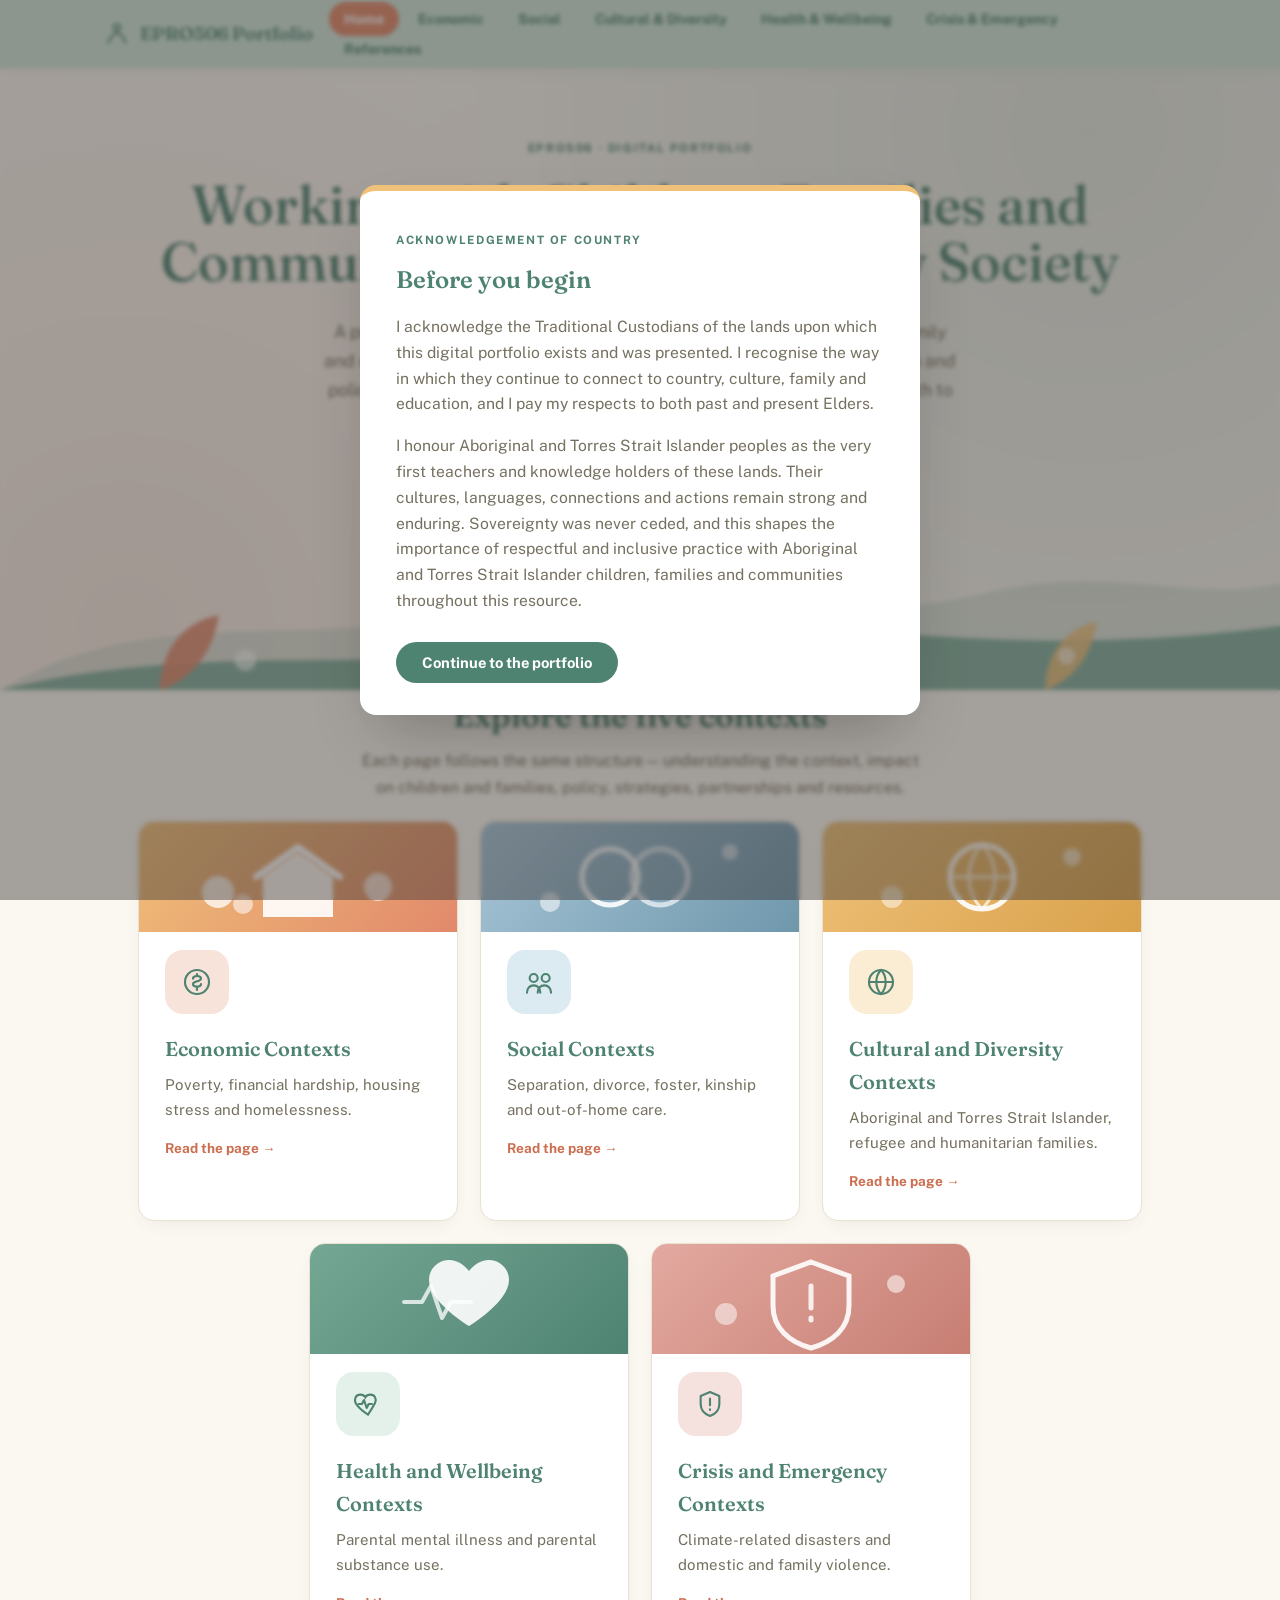
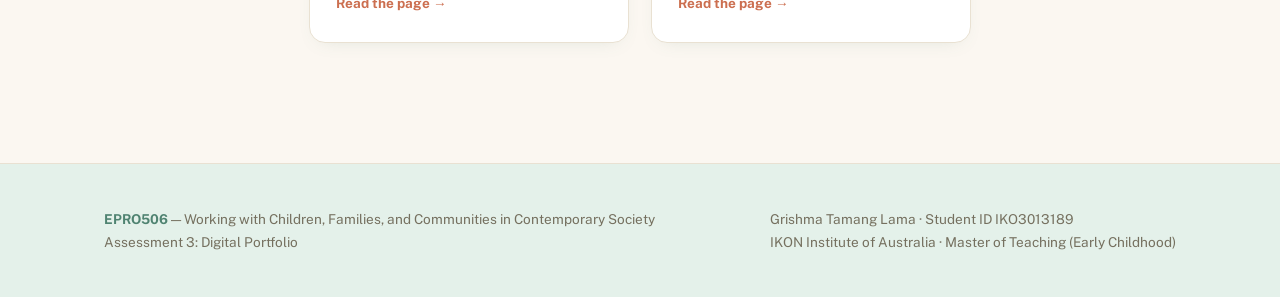
<file: index.html>
<!DOCTYPE html>
<html lang="en">
<head>
<meta charset="UTF-8">
<meta name="viewport" content="width=device-width, initial-scale=1.0">
<title>Working with Children, Families and Communities — EPRO506 Digital Portfolio</title>
<meta name="description" content="A professional resource for early childhood educators, exploring five family and community contexts.">
<link rel="preconnect" href="https://fonts.googleapis.com">
<link rel="preconnect" href="https://fonts.gstatic.com" crossorigin>
<link href="https://fonts.googleapis.com/css2?family=Fraunces:opsz,wght@9..144,400;9..144,500;9..144,600&family=Public+Sans:wght@400;500;600;700&display=swap" rel="stylesheet">
<link rel="stylesheet" href="style.css">
<noscript><style>.reveal{opacity:1!important;transform:none!important;} .hero-anim{opacity:1!important;transform:none!important;}</style></noscript>
</head>
<body>
<a class="skip-link" href="#main">Skip to content</a>

<!-- Acknowledgement of Country popup -->
<div class="ack-overlay" id="ackOverlay" role="dialog" aria-modal="true" aria-labelledby="ackTitle">
  <div class="ack-modal">
    <span class="eyebrow">Acknowledgement of Country</span>
    <h2 id="ackTitle">Before you begin</h2>
    <p>I acknowledge the Traditional Custodians of the lands upon which this digital portfolio exists and was presented. I recognise the way in which they continue to connect to country, culture, family and education, and I pay my respects to both past and present Elders.</p>
    <p>I honour Aboriginal and Torres Strait Islander peoples as the very first teachers and knowledge holders of these lands. Their cultures, languages, connections and actions remain strong and enduring. Sovereignty was never ceded, and this shapes the importance of respectful and inclusive practice with Aboriginal and Torres Strait Islander children, families and communities throughout this resource.</p>
    <button id="ackClose">Continue to the portfolio</button>
  </div>
</div>

<nav class="site-nav" aria-label="Primary navigation">
  <div class="container">
    <a class="brand" href="index.html">
      <svg viewBox="0 0 24 24" fill="none" stroke="currentColor" stroke-width="1.8"><path d="M4 20c2-6 6-9 8-9s6 3 8 9" stroke-linecap="round"/><circle cx="12" cy="6" r="3"/></svg>
      EPRO506 Portfolio
    </a>
    <button class="nav-toggle" id="navToggle" aria-label="Toggle menu"><span></span></button>
    <ul class="nav-links" id="navLinks">
      <li><a aria-current="page" href="index.html" class="active">Home</a></li>
      <li><a href="economic.html">Economic</a></li>
      <li><a href="social.html">Social</a></li>
      <li><a href="cultural.html">Cultural &amp; Diversity</a></li>
      <li><a href="health.html">Health &amp; Wellbeing</a></li>
      <li><a href="crisis.html">Crisis &amp; Emergency</a></li><li><a href="references.html">References</a></li>
    </ul>
  </div>
</nav>

<main id="main">
  <section class="hero">
    <div class="container">
      <span class="eyebrow hero-anim d1">EPRO506 · Digital Portfolio</span>
      <h1 class="hero-anim d2" tabindex="-1">Working with Children, Families and Communities in Contemporary Society</h1>
      <p class="lead hero-anim d3">A professional resource for early childhood educators, exploring five family and community contexts through sociological theory, Australian research and policy, evidence-based strategy, and practical resources for children birth to five years.</p>
    </div>
    <svg class="hero-illustration hero-anim d3" viewBox="0 0 1200 340" xmlns="http://www.w3.org/2000/svg" preserveAspectRatio="xMidYMax slice" aria-hidden="true">
      <circle class="sun" cx="1030" cy="72" r="38" fill="var(--accent-soft)" opacity="0.85"/>
      <path d="M0 340 C 150 250, 300 310, 460 260 C 620 210, 760 290, 920 250 C 1040 220, 1120 260, 1200 240 L1200 340 Z" fill="var(--sage)" opacity="0.35"/>
      <path d="M0 340 C 200 290, 380 330, 560 295 C 760 255, 900 320, 1200 280 L1200 340 Z" fill="var(--primary)" opacity="0.85"/>
      <g class="leaf" opacity="0.9">
        <path d="M150 340 C150 300 175 275 205 270 C 200 305 180 330 150 340 Z" fill="var(--accent)"/>
      </g>
      <g class="leaf leaf2" opacity="0.85">
        <path d="M980 340 C980 305 1000 282 1028 276 C1024 308 1006 330 980 340 Z" fill="var(--accent-soft)"/>
      </g>
      <g class="leaf leaf3" opacity="0.8">
        <path d="M600 340 C600 312 616 294 640 288 C637 314 622 332 600 340 Z" fill="var(--sage)"/>
      </g>
      <circle cx="230" cy="312" r="10" fill="#fff" opacity="0.6"/>
      <circle cx="1000" cy="308" r="8" fill="#fff" opacity="0.55"/>

      <!-- Educator and children scene (illustrated, not photographic) -->
      <g class="classroom-scene" transform="translate(390, 125)">
        <ellipse cx="290" cy="176" rx="105" ry="11" fill="var(--primary-dark)" opacity="0.15"/>
        <!-- easel -->
        <path d="M20 170 L55 40 L90 170" fill="none" stroke="var(--accent-soft)" stroke-width="5" stroke-linecap="round"/>
        <rect x="15" y="55" width="80" height="55" rx="6" fill="#fff" opacity="0.92"/>
        <path d="M28 92 Q55 55 82 92" fill="none" stroke="var(--accent)" stroke-width="5" stroke-linecap="round"/>
        <!-- educator (abstract, faceless) -->
        <g class="wave-arm">
          <ellipse cx="150" cy="140" rx="32" ry="42" fill="var(--primary)"/>
          <circle cx="150" cy="76" r="24" fill="var(--rose)"/>
          <path d="M124 128 Q100 112 96 84" stroke="var(--primary)" stroke-width="14" stroke-linecap="round" fill="none"/>
        </g>
        <!-- children (abstract, faceless, seated) -->
        <path d="M205 172 Q205 140 232 140 Q259 140 259 172 Z" fill="var(--accent)"/>
        <circle cx="232" cy="122" r="19" fill="#fff" opacity="0.95"/>
        <path d="M262 174 Q262 144 286 144 Q310 144 310 174 Z" fill="var(--sky)"/>
        <circle cx="286" cy="128" r="17" fill="#fff" opacity="0.95"/>
        <path d="M313 172 Q313 142 337 142 Q361 142 361 172 Z" fill="var(--accent-soft)"/>
        <circle cx="337" cy="126" r="17" fill="#fff" opacity="0.95"/>
      </g>
    </svg>
  </section>

  <section class="container">
    <h2 style="text-align:center; margin-bottom: 6px;">Explore the five contexts</h2>
    <p style="text-align:center; color: var(--ink-soft); max-width: 560px; margin: 0 auto;">Each page follows the same structure — understanding the context, impact on children and families, policy, strategies, partnerships and resources.</p>
    <div class="card-grid">

      <a class="card" href="economic.html">
        <div class="card-image grad-econ">
<svg viewBox="0 0 300 110" xmlns="http://www.w3.org/2000/svg" aria-hidden="true">
<path d="M150 30 L185 55 L185 95 L115 95 L115 55 Z" fill="#fff" opacity="0.9"/>
<path d="M108 55 L150 25 L192 55" fill="none" stroke="#fff" stroke-width="6" stroke-linecap="round" stroke-linejoin="round"/>
<circle cx="70" cy="70" r="16" fill="#fff" opacity="0.75"/>
<circle cx="95" cy="82" r="10" fill="#fff" opacity="0.55"/>
<circle cx="230" cy="65" r="14" fill="#fff" opacity="0.65"/>
</svg>
</div>
        <div class="icon-wrap"><svg class="icon" viewBox="0 0 24 24" fill="none" stroke="currentColor" stroke-width="1.6"><circle cx="12" cy="12" r="9"/><path d="M9 9.5c0-1.1 1.3-2 3-2s3 .9 3 2-1.3 1.5-3 2-3 .9-3 2 1.3 2 3 2 3-.9 3-2" stroke-linecap="round"/><path d="M12 6v1.5M12 16.5V18" stroke-linecap="round"/></svg></div>
        <h3>Economic Contexts</h3>
        <p>Poverty, financial hardship, housing stress and homelessness.</p>
        <span class="go">Read the page →</span>
      </a>

      <a class="card" href="social.html">
        <div class="card-image grad-social">
<svg viewBox="0 0 300 110" xmlns="http://www.w3.org/2000/svg" aria-hidden="true">
<circle cx="120" cy="55" r="28" fill="none" stroke="#fff" stroke-width="5" opacity="0.9"/>
<circle cx="170" cy="55" r="28" fill="none" stroke="#fff" stroke-width="5" opacity="0.65"/>
<circle cx="60" cy="80" r="10" fill="#fff" opacity="0.55"/>
<circle cx="240" cy="30" r="8" fill="#fff" opacity="0.5"/>
</svg>
</div>
        <div class="icon-wrap"><svg class="icon" viewBox="0 0 24 24" fill="none" stroke="currentColor" stroke-width="1.6"><circle cx="8" cy="9" r="3"/><circle cx="17" cy="9" r="3"/><path d="M3 20c0-3.3 2.2-5.5 5-5.5s5 2.2 5 5.5M11 20c0-3.3 2.2-5.5 5-5.5s5 2.2 5 5.5" stroke-linecap="round"/></svg></div>
        <h3>Social Contexts</h3>
        <p>Separation, divorce, foster, kinship and out-of-home care.</p>
        <span class="go">Read the page →</span>
      </a>

      <a class="card" href="cultural.html">
        <div class="card-image grad-cultural">
<svg viewBox="0 0 300 110" xmlns="http://www.w3.org/2000/svg" aria-hidden="true">
<circle cx="150" cy="55" r="32" fill="none" stroke="#fff" stroke-width="5" opacity="0.9"/>
<path d="M118 55h64M150 23c9 9 13 21 13 32s-4 23-13 32c-9-9-13-21-13-32s4-23 13-32z" fill="none" stroke="#fff" stroke-width="3" opacity="0.7"/>
<circle cx="60" cy="75" r="11" fill="#fff" opacity="0.5"/>
<circle cx="240" cy="35" r="9" fill="#fff" opacity="0.55"/>
</svg>
</div>
        <div class="icon-wrap"><svg class="icon" viewBox="0 0 24 24" fill="none" stroke="currentColor" stroke-width="1.6"><circle cx="12" cy="12" r="9"/><path d="M3 12h18M12 3c2.5 2.5 3.5 6 3.5 9s-1 6.5-3.5 9c-2.5-2.5-3.5-6-3.5-9s1-6.5 3.5-9z" stroke-linecap="round"/></svg></div>
        <h3>Cultural and Diversity Contexts</h3>
        <p>Aboriginal and Torres Strait Islander, refugee and humanitarian families.</p>
        <span class="go">Read the page →</span>
      </a>

      <a class="card" href="health.html">
        <div class="card-image grad-health">
<svg viewBox="0 0 300 110" xmlns="http://www.w3.org/2000/svg" aria-hidden="true">
<path d="M150 82S110 58 110 36c0-12 10-20 20-20 9 0 15 5 20 11 5-6 11-11 20-11 10 0 20 8 20 20 0 22-40 46-40 46z" fill="#fff" opacity="0.9"/>
<path d="M85 58h18l9-16 11 32 9-16h20" fill="none" stroke="#fff" stroke-width="4" stroke-linecap="round" stroke-linejoin="round" opacity="0.75"/>
</svg>
</div>
        <div class="icon-wrap"><svg class="icon" viewBox="0 0 24 24" fill="none" stroke="currentColor" stroke-width="1.6"><path d="M12 20s-7-4.4-9.3-8.7C1.3 8 3 5 6.2 5c2 0 3.3 1.1 3.8 2 .5-.9 1.8-2 3.8-2C17 5 18.7 8 17.3 11.3 15 15.6 12 20 12 20z"/><path d="M5 12h2.5l1.5-3 2 6 1.5-3H15" stroke-linecap="round" stroke-linejoin="round"/></svg></div>
        <h3>Health and Wellbeing Contexts</h3>
        <p>Parental mental illness and parental substance use.</p>
        <span class="go">Read the page →</span>
      </a>

      <a class="card" href="crisis.html">
        <div class="card-image grad-crisis">
<svg viewBox="0 0 300 110" xmlns="http://www.w3.org/2000/svg" aria-hidden="true">
<path d="M150 18 L188 32 L188 62 C188 84 172 98 150 104 C128 98 112 84 112 62 L112 32 Z" fill="none" stroke="#fff" stroke-width="5" opacity="0.9"/>
<path d="M150 42v22M150 74v2" stroke="#fff" stroke-width="5" stroke-linecap="round" opacity="0.85"/>
<circle cx="65" cy="70" r="11" fill="#fff" opacity="0.5"/>
<circle cx="235" cy="40" r="9" fill="#fff" opacity="0.55"/>
</svg>
</div>
        <div class="icon-wrap"><svg class="icon" viewBox="0 0 24 24" fill="none" stroke="currentColor" stroke-width="1.6"><path d="M12 3l7 3v6c0 4.5-3 7.5-7 9-4-1.5-7-4.5-7-9V6l7-3z" stroke-linejoin="round"/><path d="M12 8v5M12 16v.5" stroke-linecap="round"/></svg></div>
        <h3>Crisis and Emergency Contexts</h3>
        <p>Climate-related disasters and domestic and family violence.</p>
        <span class="go">Read the page →</span>
      </a>

    </div>
  </section>
</main>

<footer class="site-footer">
  <div class="container">
    <div><strong>EPRO506</strong> — Working with Children, Families, and Communities in Contemporary Society<br>Assessment 3: Digital Portfolio</div>
    <div>Grishma Tamang Lama · Student ID IKO3013189<br>IKON Institute of Australia · Master of Teaching (Early Childhood)</div>
  </div>
</footer>

<script src="script.js"></script>
</body>
</html>
</file>
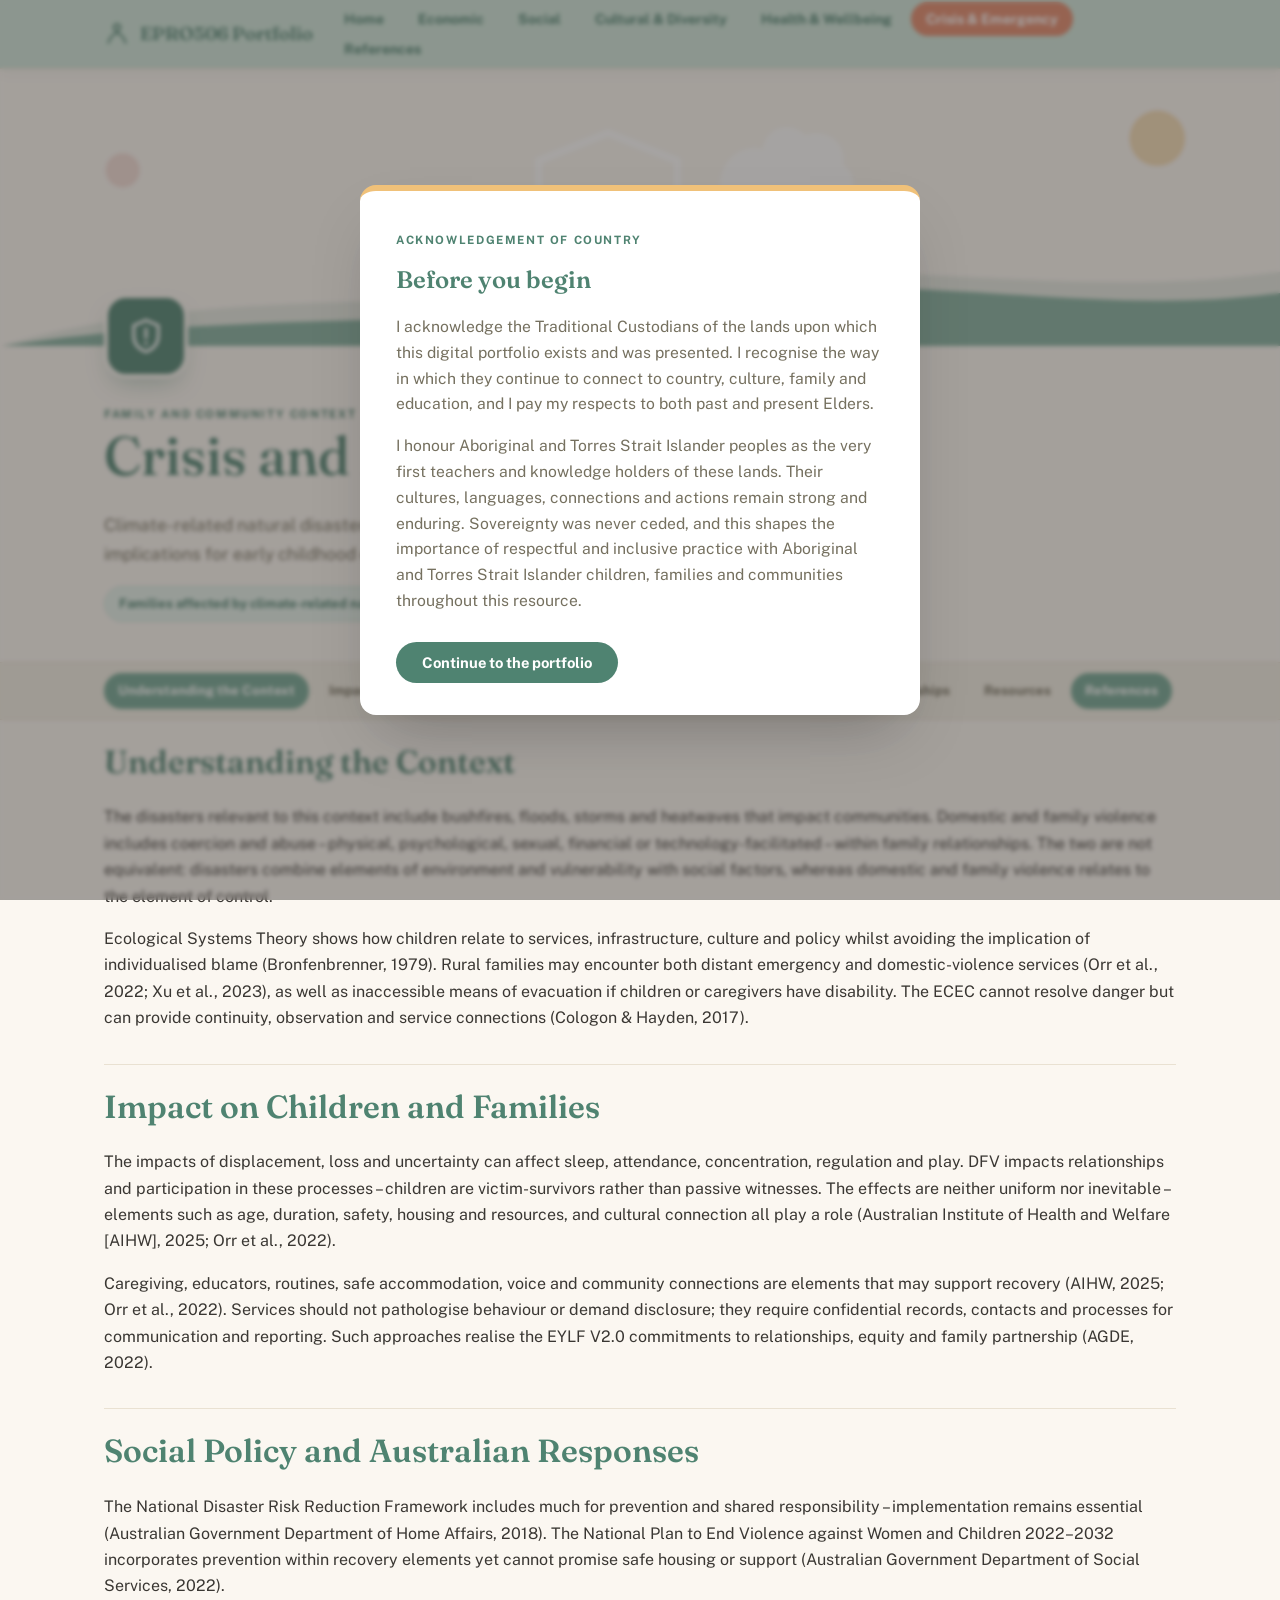
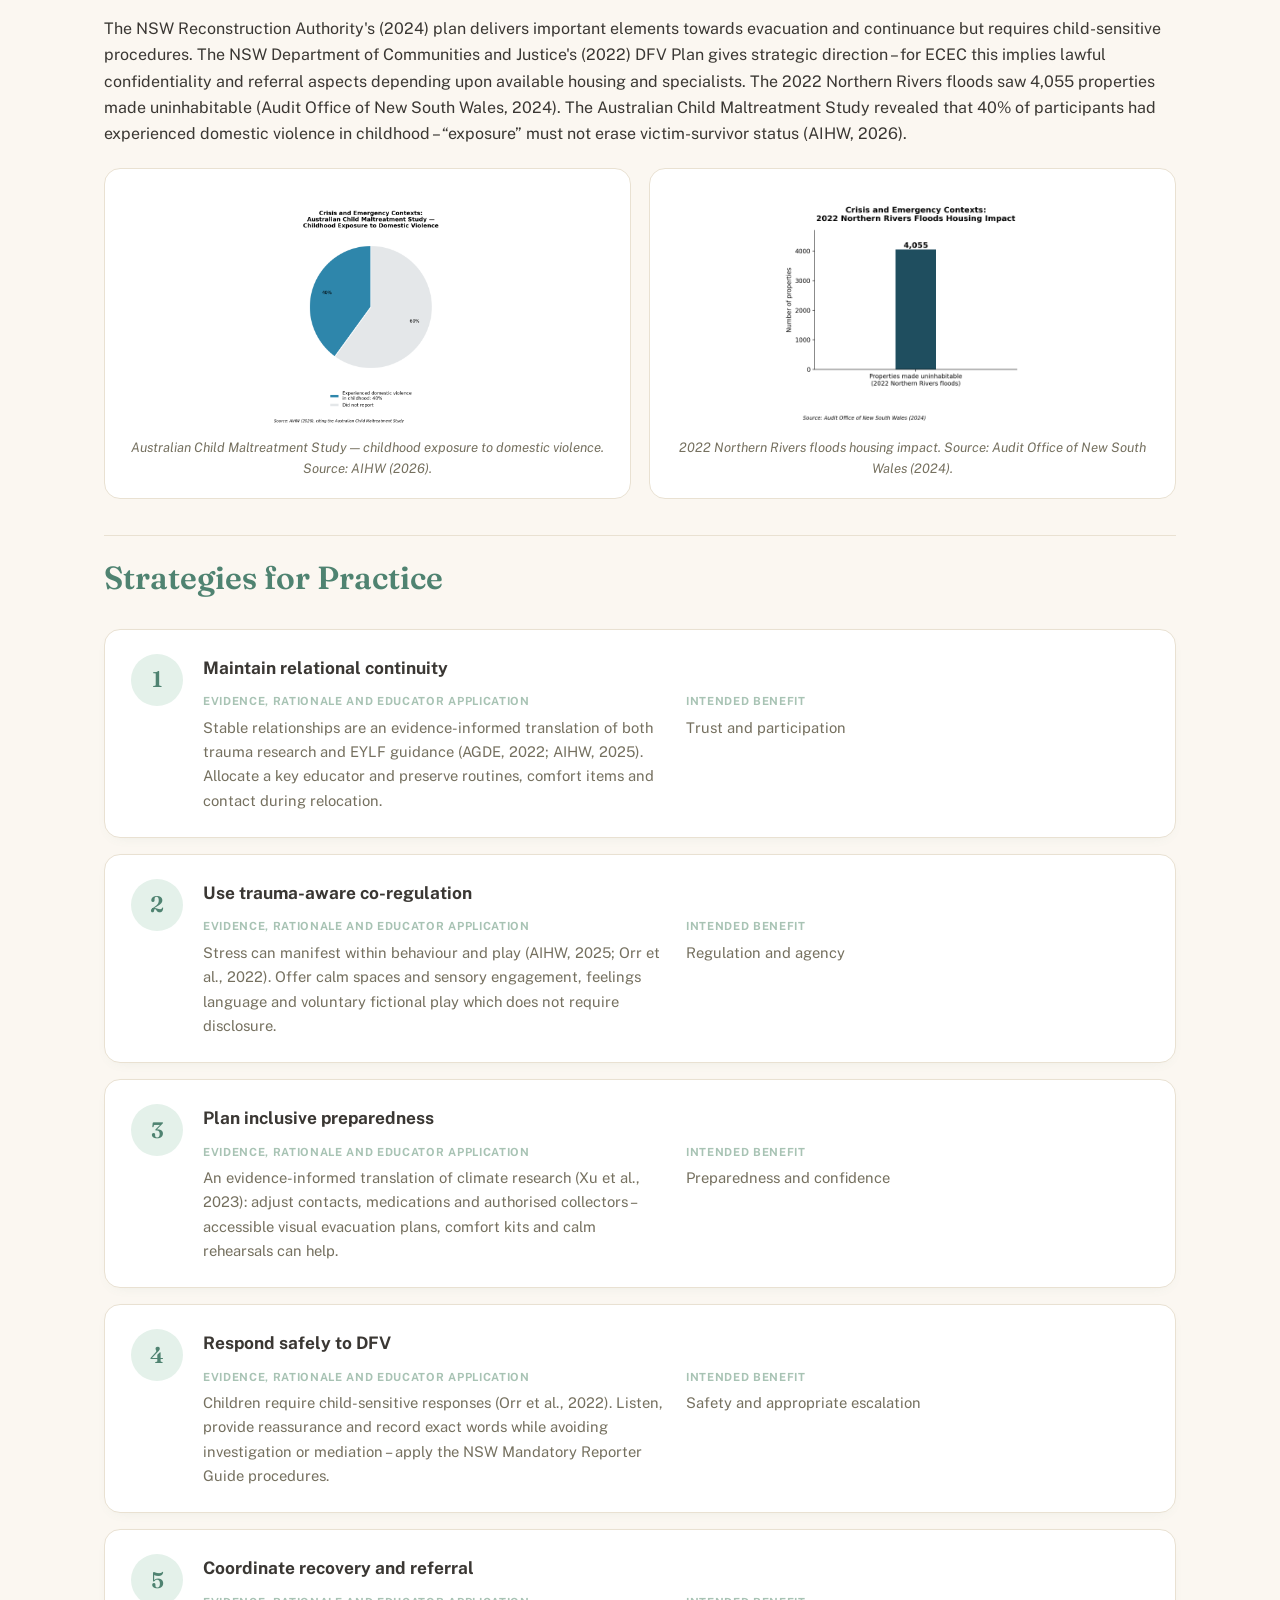
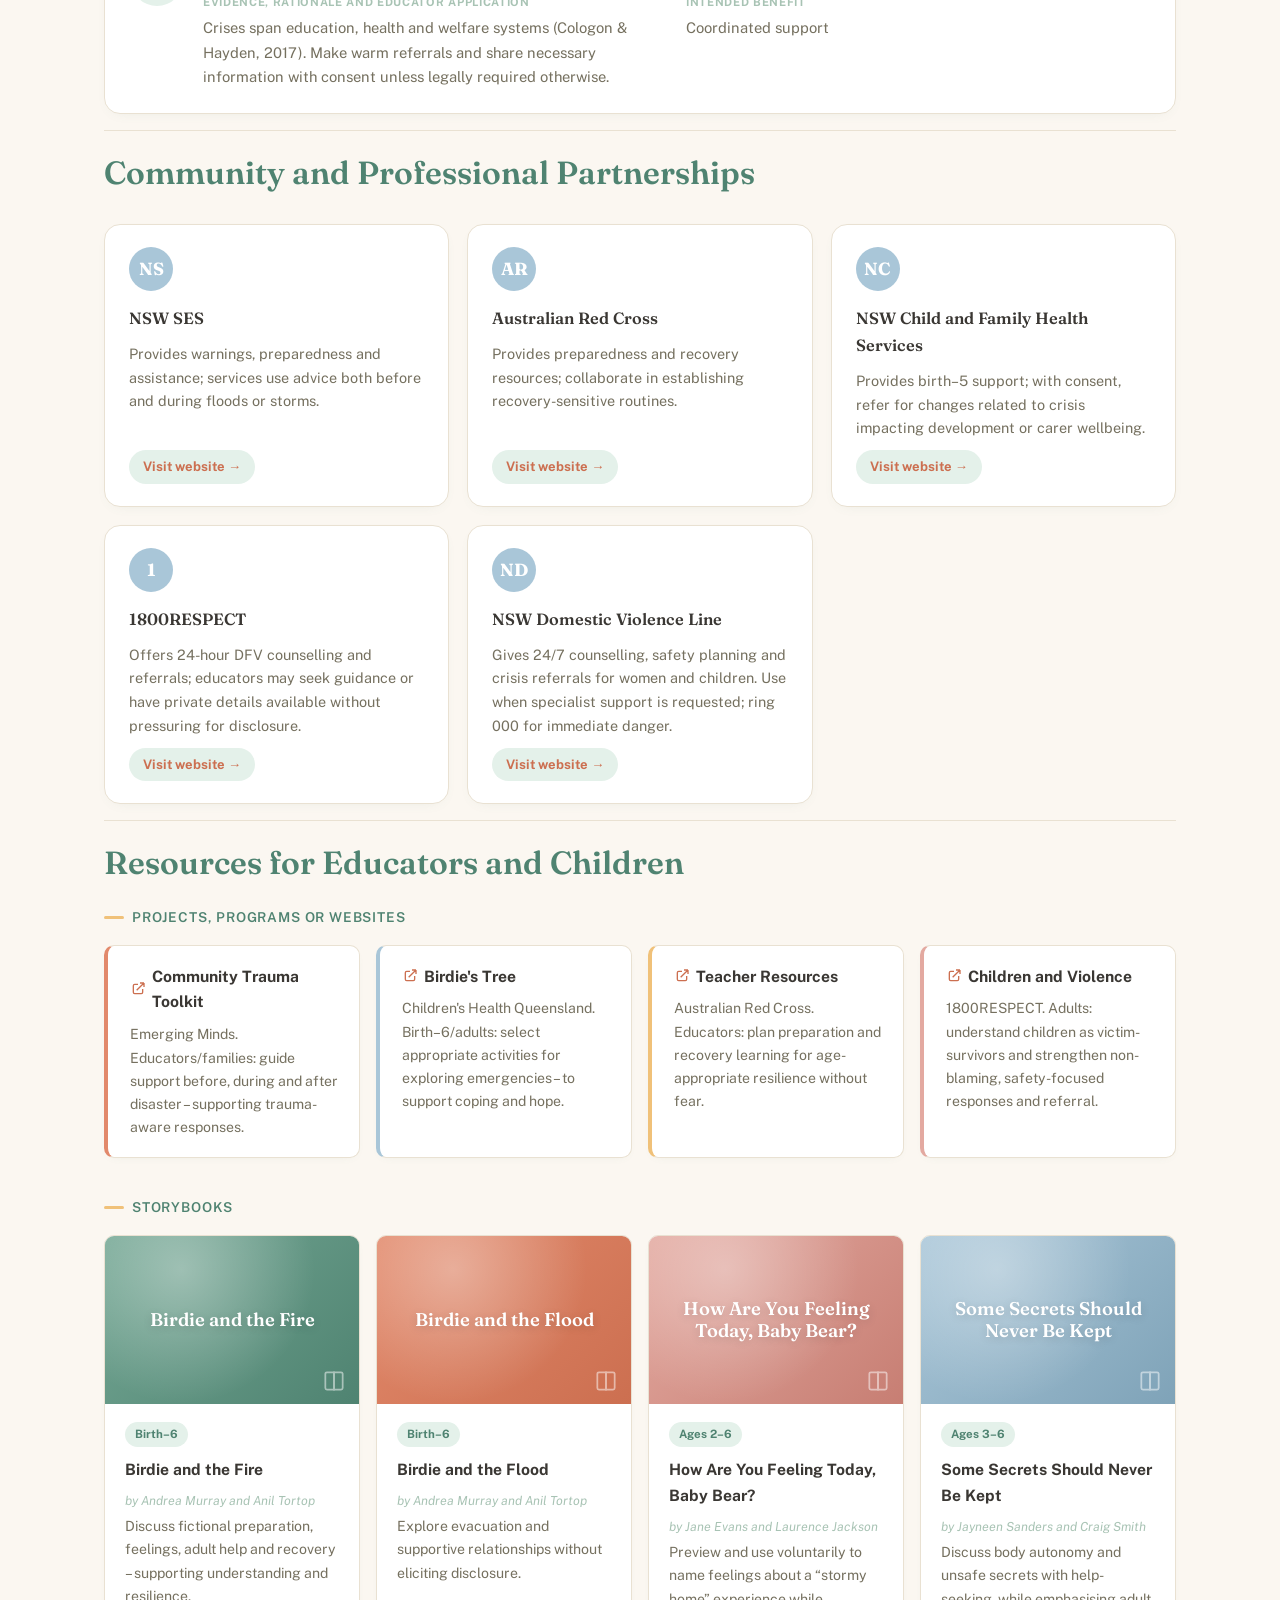
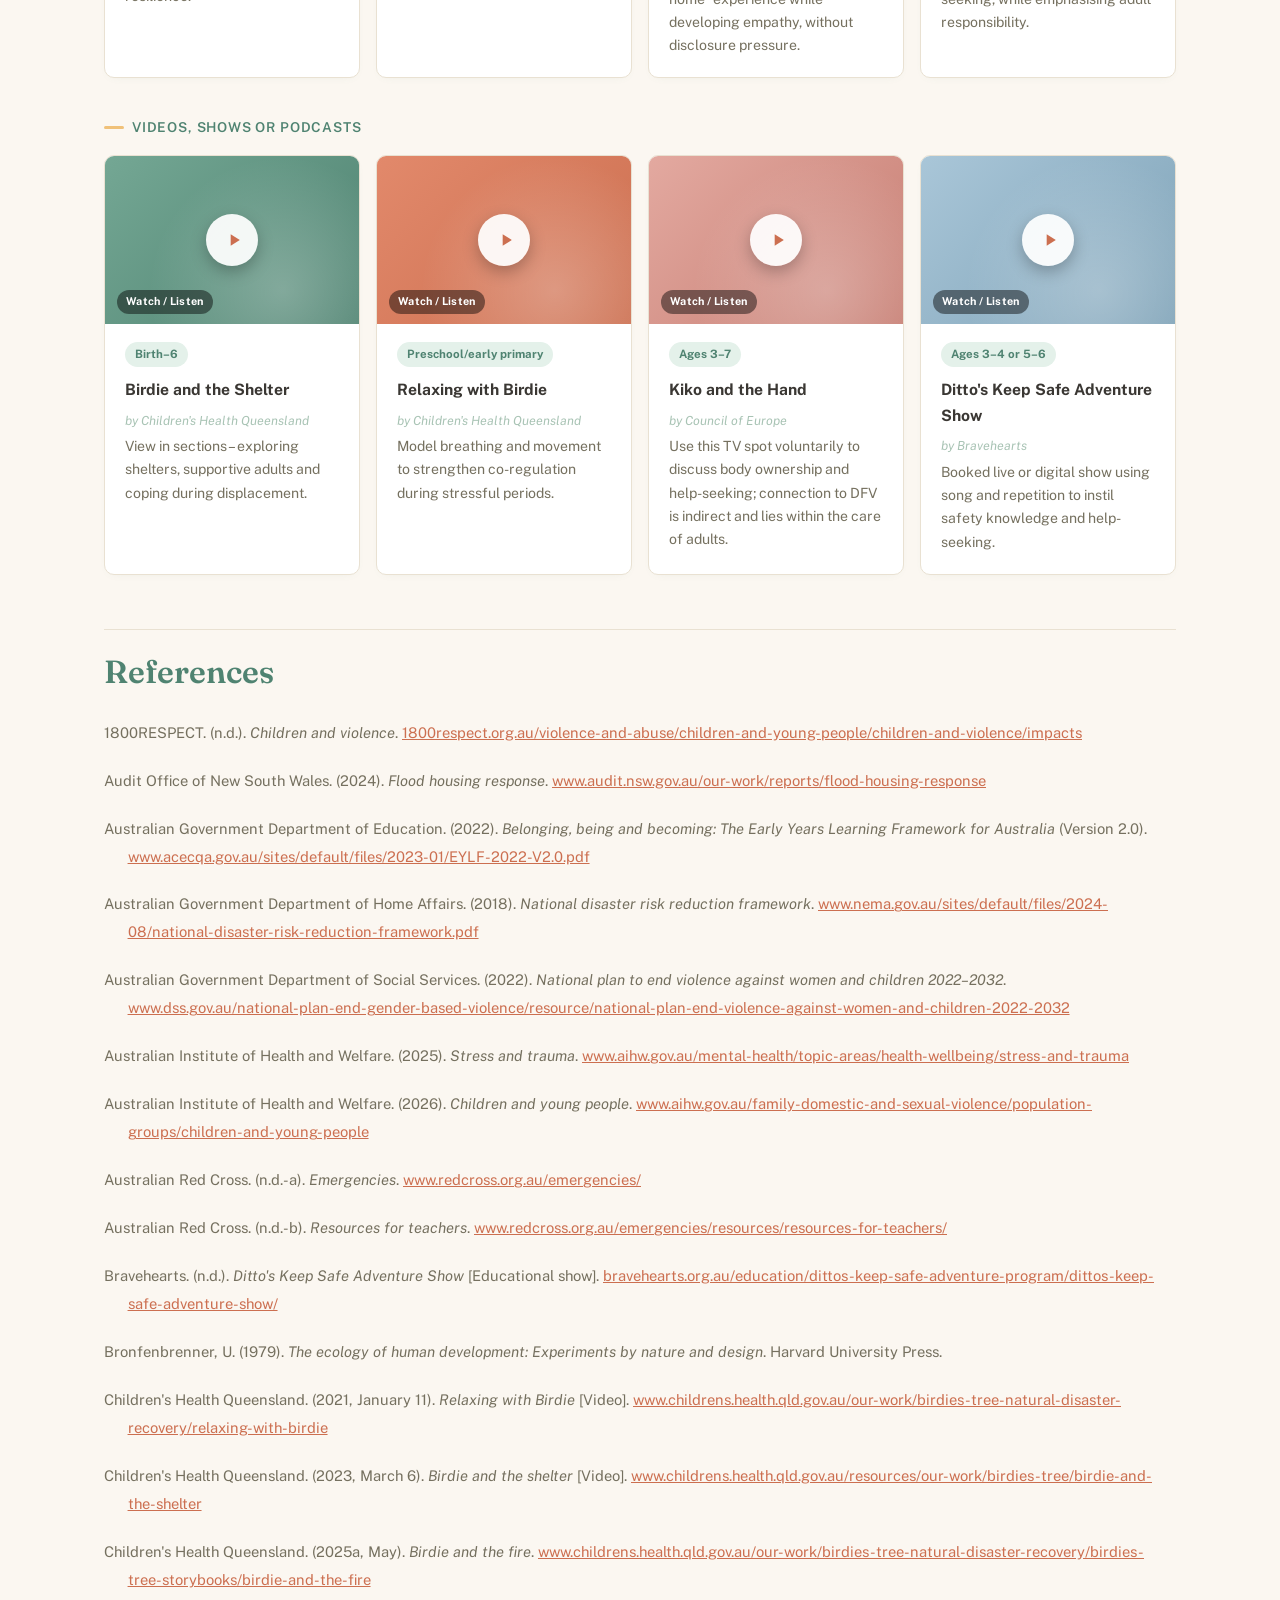
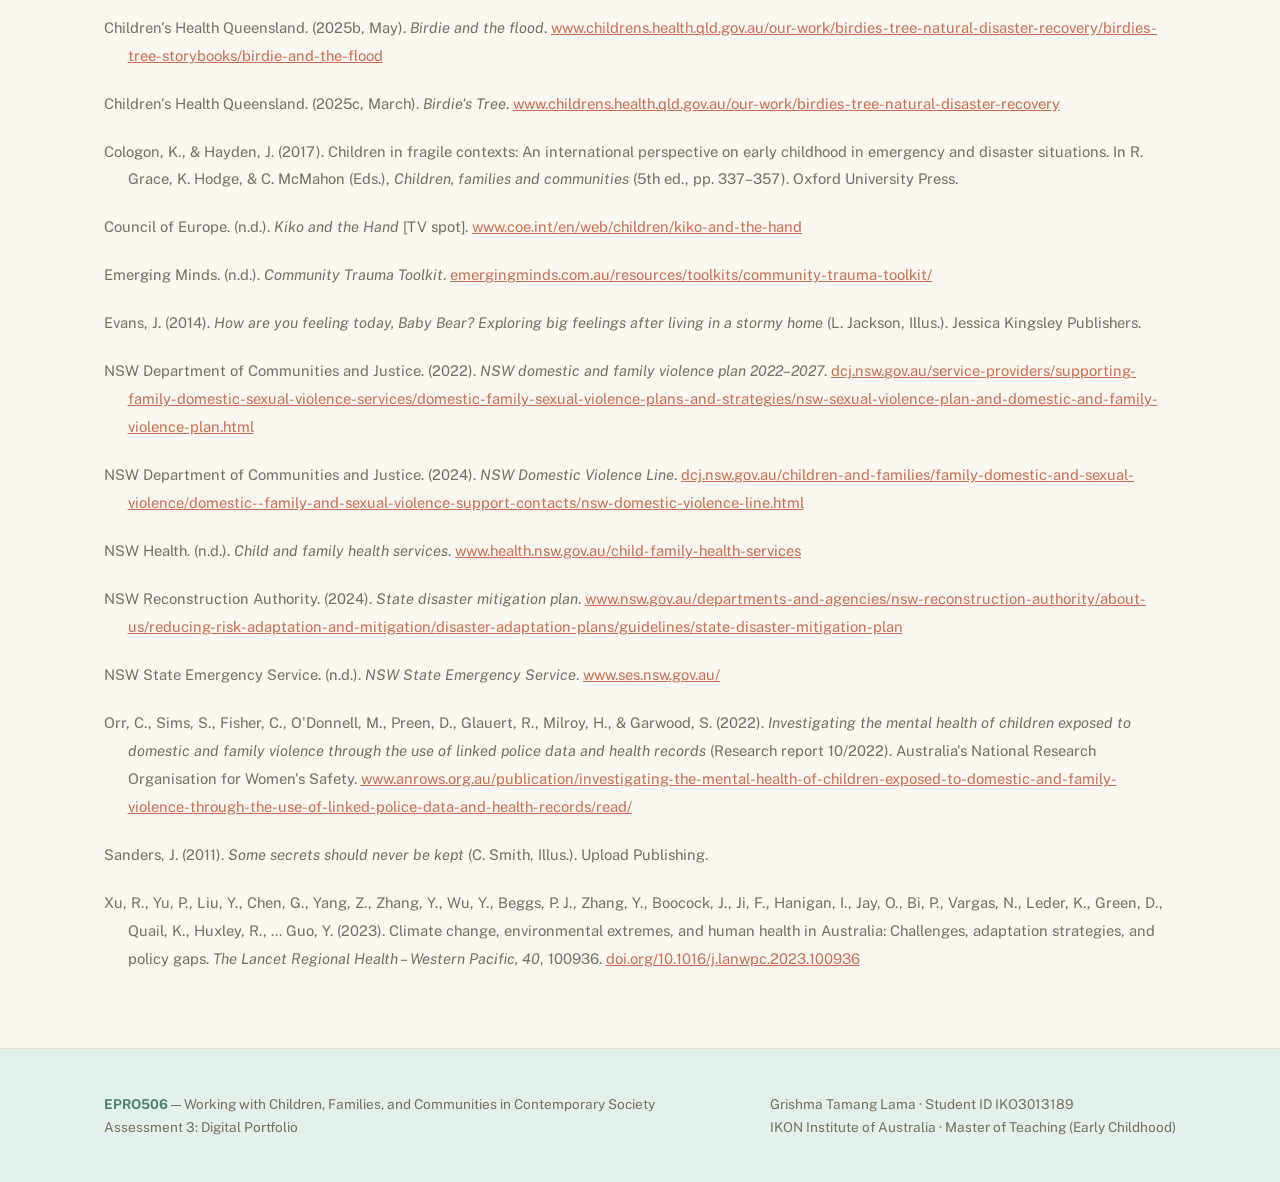
<file: crisis.html>
<!DOCTYPE html>

<html lang="en">
<head>
<meta charset="utf-8"/>
<meta content="width=device-width, initial-scale=1.0" name="viewport"/>
<title>Crisis and Emergency Contexts — EPRO506 Digital Portfolio</title>
<link href="https://fonts.googleapis.com" rel="preconnect"/>
<link crossorigin="" href="https://fonts.gstatic.com" rel="preconnect"/>
<link href="https://fonts.googleapis.com/css2?family=Fraunces:opsz,wght@9..144,400;9..144,500;9..144,600&amp;family=Public+Sans:wght@400;500;600;700&amp;display=swap" rel="stylesheet"/>
<link href="style.css" rel="stylesheet"/>
<noscript><style>.reveal{opacity:1!important;transform:none!important;} .hero-anim{opacity:1!important;transform:none!important;}</style></noscript>
</head>
<body>
<a class="skip-link" href="#main">Skip to content</a>
<div aria-labelledby="ackTitle" aria-modal="true" class="ack-overlay" id="ackOverlay" role="dialog">
<div class="ack-modal">
<span class="eyebrow">Acknowledgement of Country</span>
<h2 id="ackTitle">Before you begin</h2>
<p>I acknowledge the Traditional Custodians of the lands upon which this digital portfolio exists and was presented. I recognise the way in which they continue to connect to country, culture, family and education, and I pay my respects to both past and present Elders.</p>
<p>I honour Aboriginal and Torres Strait Islander peoples as the very first teachers and knowledge holders of these lands. Their cultures, languages, connections and actions remain strong and enduring. Sovereignty was never ceded, and this shapes the importance of respectful and inclusive practice with Aboriginal and Torres Strait Islander children, families and communities throughout this resource.</p>
<button id="ackClose">Continue to the portfolio</button>
</div>
</div>
<nav aria-label="Primary navigation" class="site-nav">
<div class="container">
<a class="brand" href="index.html">
<svg fill="none" stroke="currentColor" stroke-width="1.8" viewBox="0 0 24 24"><path d="M4 20c2-6 6-9 8-9s6 3 8 9" stroke-linecap="round"></path><circle cx="12" cy="6" r="3"></circle></svg>
      EPRO506 Portfolio
    </a>
<button aria-controls="navLinks" aria-expanded="false" aria-label="Toggle menu" class="nav-toggle" id="navToggle"><span></span></button>
<ul class="nav-links" id="navLinks">
<li><a href="index.html">Home</a></li>
<li><a href="economic.html">Economic</a></li>
<li><a href="social.html">Social</a></li>
<li><a href="cultural.html">Cultural &amp; Diversity</a></li>
<li><a href="health.html">Health &amp; Wellbeing</a></li>
<li><a aria-current="page" class="active" href="crisis.html">Crisis &amp; Emergency</a></li><li><a href="references.html">References</a></li>
</ul>
</div>
</nav>
<main id="main">
<div class="page-hero">
<svg aria-hidden="true" class="page-hero-banner" preserveAspectRatio="xMidYMax slice" viewBox="0 0 1200 260" xmlns="http://www.w3.org/2000/svg"><path d="M0 260 C 200 200, 420 230, 620 200 C 820 170, 1000 220, 1200 190 L1200 260 Z" fill="var(--sage)" opacity="0.28"></path>
<path d="M0 260 C 220 225, 440 245, 640 215 C 860 185, 1020 235, 1200 210 L1200 260 Z" fill="var(--primary)" opacity="0.85"></path>
<circle cx="1085" cy="65" r="26" fill="var(--accent-soft)" opacity="0.5"></circle>
<circle cx="115" cy="95" r="16" fill="var(--rose)" opacity="0.35"></circle>
<g transform="translate(420,40)">
  <path d="M150 20 L215 46 L215 105 C215 148 188 175 150 188 C112 175 85 148 85 105 L85 46 Z" fill="none" stroke="#fff" stroke-width="7" opacity="0.95"></path>
  <path d="M128 108 L150 88 L172 108 L172 138 L128 138 Z" fill="none" stroke="#fff" stroke-width="6" stroke-linejoin="round" opacity="0.9"></path>
  <ellipse cx="55" cy="195" rx="32" ry="40" fill="var(--primary)"></ellipse>
  <circle cx="55" cy="150" r="23" fill="var(--rose)"></circle>
  <path d="M74 178 Q93 171 109 178 L109 191 Q93 185 74 191 Z" fill="#fff" stroke="var(--primary-dark)" stroke-width="2"></path>
  <ellipse cx="136" cy="201" rx="21" ry="27" fill="var(--accent-soft)"></ellipse>
  <circle cx="136" cy="166" r="16" fill="#fff" opacity="0.95"></circle>
  <path d="M255 70 C255 45 275 30 295 35 C298 15 320 8 335 22 C355 15 375 30 370 50 C385 58 383 80 365 85 C368 100 350 112 335 105 C325 118 305 115 300 100 C280 105 260 92 265 75 C258 78 253 74 255 70 Z" fill="#fff" opacity="0.85"></path>
</g>
</svg>
<div class="container">
<div class="content-wrap">
<div class="icon-badge">
<svg fill="none" stroke="currentColor" stroke-width="1.6" viewBox="0 0 24 24"><path d="M12 3l7 3v6c0 4.5-3 7.5-7 9-4-1.5-7-4.5-7-9V6l7-3z" stroke-linejoin="round"></path><path d="M12 8v5M12 16v.5" stroke-linecap="round"></path></svg>
</div>
<span class="eyebrow">Family and Community Context</span>
<h1 tabindex="-1">Crisis and Emergency Contexts</h1>
<p class="lead">Climate-related natural disasters and domestic and family violence, and their implications for early childhood education and care.</p>
<div class="family-tags">
<span class="family-tag">Families affected by climate-related natural disasters</span>
<span class="family-tag">Families experiencing domestic and family violence</span>
</div>
</div>
</div>
</div>
<div class="jumpnav">
<div class="container">
<a href="#understanding">Understanding the Context</a>
<a href="#impact">Impact on Children and Families</a>
<a href="#policy">Social Policy</a>
<a href="#strategies">Strategies for Practice</a>
<a href="#partnerships">Partnerships</a>
<a href="#resources">Resources</a>
<a href="#references">References</a>
</div>
</div>
<div class="container">
<section class="section reveal" id="understanding">
<h2>Understanding the Context</h2>
<p>The disasters relevant to this context include bushfires, floods, storms and heatwaves that impact communities. Domestic and family violence includes coercion and abuse – physical, psychological, sexual, financial or technology-facilitated – within family relationships. The two are not equivalent: disasters combine elements of environment and vulnerability with social factors, whereas domestic and family violence relates to the element of control.</p>
<p>Ecological Systems Theory shows how children relate to services, infrastructure, culture and policy whilst avoiding the implication of individualised blame (Bronfenbrenner, 1979). Rural families may encounter both distant emergency and domestic-violence services (Orr et al., 2022; Xu et al., 2023), as well as inaccessible means of evacuation if children or caregivers have disability. The ECEC cannot resolve danger but can provide continuity, observation and service connections (Cologon &amp; Hayden, 2017).</p>
</section>
<section class="section reveal" id="impact">
<h2>Impact on Children and Families</h2>
<p>The impacts of displacement, loss and uncertainty can affect sleep, attendance, concentration, regulation and play. DFV impacts relationships and participation in these processes – children are victim-survivors rather than passive witnesses. The effects are neither uniform nor inevitable – elements such as age, duration, safety, housing and resources, and cultural connection all play a role (Australian Institute of Health and Welfare [AIHW], 2025; Orr et al., 2022).</p>
<p>Caregiving, educators, routines, safe accommodation, voice and community connections are elements that may support recovery (AIHW, 2025; Orr et al., 2022). Services should not pathologise behaviour or demand disclosure; they require confidential records, contacts and processes for communication and reporting. Such approaches realise the EYLF V2.0 commitments to relationships, equity and family partnership (AGDE, 2022).</p>
</section>
<section class="section reveal" id="policy">
<h2>Social Policy and Australian Responses</h2>
<p>The National Disaster Risk Reduction Framework includes much for prevention and shared responsibility – implementation remains essential (Australian Government Department of Home Affairs, 2018). The National Plan to End Violence against Women and Children 2022–2032 incorporates prevention within recovery elements yet cannot promise safe housing or support (Australian Government Department of Social Services, 2022).</p>
<p>The NSW Reconstruction Authority's (2024) plan delivers important elements towards evacuation and continuance but requires child-sensitive procedures. The NSW Department of Communities and Justice's (2022) DFV Plan gives strategic direction – for ECEC this implies lawful confidentiality and referral aspects depending upon available housing and specialists. The 2022 Northern Rivers floods saw 4,055 properties made uninhabitable (Audit Office of New South Wales, 2024). The Australian Child Maltreatment Study revealed that 40% of participants had experienced domestic violence in childhood – “exposure” must not erase victim-survivor status (AIHW, 2026).</p>
<div class="chart-pair">
<figure class="chart-figure">
<img alt="Pie chart showing 40% of Australian Child Maltreatment Study participants reported experiencing domestic violence in childhood" loading="lazy" src="05_crisis_pie.png"/>
<figcaption>Australian Child Maltreatment Study — childhood exposure to domestic violence. Source: AIHW (2026).</figcaption>
</figure>
<figure class="chart-figure">
<img alt="Bar chart showing 4,055 properties made uninhabitable in the 2022 Northern Rivers floods" loading="lazy" src="06_crisis_bar.png"/>
<figcaption>2022 Northern Rivers floods housing impact. Source: Audit Office of New South Wales (2024).</figcaption>
</figure>
</div>
</section>
<section class="section reveal" id="strategies">
<h2>Strategies for Practice</h2>
<div class="strategy-list"><div class="strategy-card"><div class="strategy-num">1</div><div class="strategy-body"><h3>Maintain relational continuity</h3><div class="strategy-grid-inner"><div class="strategy-col"><span class="label">Evidence, rationale and educator application</span><p>Stable relationships are an evidence-informed translation of both trauma research and EYLF guidance (AGDE, 2022; AIHW, 2025). Allocate a key educator and preserve routines, comfort items and contact during relocation.</p></div><div class="strategy-col"><span class="label">Intended benefit</span><p>Trust and participation</p></div></div></div></div><div class="strategy-card"><div class="strategy-num">2</div><div class="strategy-body"><h3>Use trauma-aware co-regulation</h3><div class="strategy-grid-inner"><div class="strategy-col"><span class="label">Evidence, rationale and educator application</span><p>Stress can manifest within behaviour and play (AIHW, 2025; Orr et al., 2022). Offer calm spaces and sensory engagement, feelings language and voluntary fictional play which does not require disclosure.</p></div><div class="strategy-col"><span class="label">Intended benefit</span><p>Regulation and agency</p></div></div></div></div><div class="strategy-card"><div class="strategy-num">3</div><div class="strategy-body"><h3>Plan inclusive preparedness</h3><div class="strategy-grid-inner"><div class="strategy-col"><span class="label">Evidence, rationale and educator application</span><p>An evidence-informed translation of climate research (Xu et al., 2023): adjust contacts, medications and authorised collectors – accessible visual evacuation plans, comfort kits and calm rehearsals can help.</p></div><div class="strategy-col"><span class="label">Intended benefit</span><p>Preparedness and confidence</p></div></div></div></div><div class="strategy-card"><div class="strategy-num">4</div><div class="strategy-body"><h3>Respond safely to DFV</h3><div class="strategy-grid-inner"><div class="strategy-col"><span class="label">Evidence, rationale and educator application</span><p>Children require child-sensitive responses (Orr et al., 2022). Listen, provide reassurance and record exact words while avoiding investigation or mediation – apply the NSW Mandatory Reporter Guide procedures.</p></div><div class="strategy-col"><span class="label">Intended benefit</span><p>Safety and appropriate escalation</p></div></div></div></div><div class="strategy-card"><div class="strategy-num">5</div><div class="strategy-body"><h3>Coordinate recovery and referral</h3><div class="strategy-grid-inner"><div class="strategy-col"><span class="label">Evidence, rationale and educator application</span><p>Crises span education, health and welfare systems (Cologon &amp; Hayden, 2017). Make warm referrals and share necessary information with consent unless legally required otherwise.</p></div><div class="strategy-col"><span class="label">Intended benefit</span><p>Coordinated support</p></div></div></div></div></div>
</section>
<section class="section reveal" id="partnerships">
<h2>Community and Professional Partnerships</h2>
<div class="partner-grid"><div class="partner-card"><div class="partner-avatar">NS</div><h3>NSW SES</h3><p>Provides warnings, preparedness and assistance; services use advice both before and during floods or storms.</p><a aria-label="Visit NSW SES website (opens in a new tab)" class="partner-link" href="https://www.ses.nsw.gov.au/" rel="noopener" target="_blank">Visit website →</a></div><div class="partner-card"><div class="partner-avatar">AR</div><h3>Australian Red Cross</h3><p>Provides preparedness and recovery resources; collaborate in establishing recovery-sensitive routines.</p><a aria-label="Visit Australian Red Cross website (opens in a new tab)" class="partner-link" href="https://www.redcross.org.au/emergencies/" rel="noopener" target="_blank">Visit website →</a></div><div class="partner-card"><div class="partner-avatar">NC</div><h3>NSW Child and Family Health Services</h3><p>Provides birth–5 support; with consent, refer for changes related to crisis impacting development or carer wellbeing.</p><a aria-label="Visit NSW Child and Family Health Services website (opens in a new tab)" class="partner-link" href="https://www.health.nsw.gov.au/child-family-health-services" rel="noopener" target="_blank">Visit website →</a></div><div class="partner-card"><div class="partner-avatar">1</div><h3>1800RESPECT</h3><p>Offers 24-hour DFV counselling and referrals; educators may seek guidance or have private details available without pressuring for disclosure.</p><a aria-label="Visit 1800RESPECT website (opens in a new tab)" class="partner-link" href="https://1800respect.org.au/" rel="noopener" target="_blank">Visit website →</a></div><div class="partner-card"><div class="partner-avatar">ND</div><h3>NSW Domestic Violence Line</h3><p>Gives 24/7 counselling, safety planning and crisis referrals for women and children. Use when specialist support is requested; ring 000 for immediate danger.</p><a aria-label="Visit NSW Domestic Violence Line website (opens in a new tab)" class="partner-link" href="https://dcj.nsw.gov.au/children-and-families/family-domestic-and-sexual-violence/domestic--family-and-sexual-violence-support-contacts/nsw-domestic-violence-line.html" rel="noopener" target="_blank">Visit website →</a></div></div>
</section>
<section class="section reveal" id="resources">
<h2>Resources for Educators and Children</h2>
<div class="resource-group">
<h3>Projects, Programs or Websites</h3>
<div class="resource-grid"><div class="resource-card"><a class="title-link" href="https://emergingminds.com.au/resources/toolkits/community-trauma-toolkit/" rel="noopener" target="_blank">Community Trauma Toolkit</a><p>Emerging Minds. Educators/families: guide support before, during and after disaster – supporting trauma-aware responses.</p></div><div class="resource-card"><a class="title-link" href="https://www.childrens.health.qld.gov.au/our-work/birdies-tree-natural-disaster-recovery" rel="noopener" target="_blank">Birdie's Tree</a><p>Children's Health Queensland. Birth–6/adults: select appropriate activities for exploring emergencies – to support coping and hope.</p></div><div class="resource-card"><a class="title-link" href="https://www.redcross.org.au/emergencies/resources/resources-for-teachers/" rel="noopener" target="_blank">Teacher Resources</a><p>Australian Red Cross. Educators: plan preparation and recovery learning for age-appropriate resilience without fear.</p></div><div class="resource-card"><a class="title-link" href="https://1800respect.org.au/violence-and-abuse/children-and-young-people/children-and-violence/impacts" rel="noopener" target="_blank">Children and Violence</a><p>1800RESPECT. Adults: understand children as victim-survivors and strengthen non-blaming, safety-focused responses and referral.</p></div></div>
</div>
<div class="resource-group">
<h3>Storybooks</h3>
<div class="resource-grid"><div class="resource-card poster-card"><div class="poster-cover grad-1"><img class="poster-cover-image" alt="Cover of Birdie and the Fire by Andrea Murray and Anil Tortop" loading="lazy" src="https://www.childrens.health.qld.gov.au/__data/assets/image/0032/157568/page-1.jpg" onload="this.parentElement.classList.add('has-photo')" onerror="this.remove()"/><span class="poster-title">Birdie and the Fire</span><svg class="book-icon" fill="none" height="24" stroke="white" stroke-width="1.6" viewBox="0 0 24 24" width="24"><path d="M4 5.5C4 4.7 4.7 4 5.5 4H12v16H5.5A1.5 1.5 0 0 1 4 18.5V5.5Z"></path><path d="M20 5.5C20 4.7 19.3 4 18.5 4H12v16h6.5a1.5 1.5 0 0 0 1.5-1.5V5.5Z"></path></svg></div><div class="poster-body"><span class="age-badge">Birth–6</span><a aria-label="Read Birdie and the Fire (opens in a new tab)" class="title-link" href="https://www.childrens.health.qld.gov.au/our-work/birdies-tree-natural-disaster-recovery/birdies-tree-storybooks/birdie-and-the-fire" rel="noopener" target="_blank">Birdie and the Fire</a><p><span class="byline">by Andrea Murray and Anil Tortop</span> Discuss fictional preparation, feelings, adult help and recovery – supporting understanding and resilience.</p></div></div><div class="resource-card poster-card"><div class="poster-cover grad-2"><img class="poster-cover-image" alt="Cover of Birdie and the Flood by Andrea Murray and Anil Tortop" loading="lazy" src="https://www.childrens.health.qld.gov.au/__data/assets/image/0024/157623/page-1.jpg" onload="this.parentElement.classList.add('has-photo')" onerror="this.remove()"/><span class="poster-title">Birdie and the Flood</span><svg class="book-icon" fill="none" height="24" stroke="white" stroke-width="1.6" viewBox="0 0 24 24" width="24"><path d="M4 5.5C4 4.7 4.7 4 5.5 4H12v16H5.5A1.5 1.5 0 0 1 4 18.5V5.5Z"></path><path d="M20 5.5C20 4.7 19.3 4 18.5 4H12v16h6.5a1.5 1.5 0 0 0 1.5-1.5V5.5Z"></path></svg></div><div class="poster-body"><span class="age-badge">Birth–6</span><a aria-label="Read Birdie and the Flood (opens in a new tab)" class="title-link" href="https://www.childrens.health.qld.gov.au/our-work/birdies-tree-natural-disaster-recovery/birdies-tree-storybooks/birdie-and-the-flood" rel="noopener" target="_blank">Birdie and the Flood</a><p><span class="byline">by Andrea Murray and Anil Tortop</span> Explore evacuation and supportive relationships without eliciting disclosure.</p></div></div><div class="resource-card poster-card"><div class="poster-cover grad-3"><img class="poster-cover-image" alt="Cover of How Are You Feeling Today, Baby Bear? by Jane Evans" loading="lazy" src="https://covers.openlibrary.org/b/isbn/9781849054249-L.jpg" onload="this.parentElement.classList.add('has-photo')" onerror="this.remove()"/><span class="poster-title">How Are You Feeling Today, Baby Bear?</span><svg class="book-icon" fill="none" height="24" stroke="white" stroke-width="1.6" viewBox="0 0 24 24" width="24"><path d="M4 5.5C4 4.7 4.7 4 5.5 4H12v16H5.5A1.5 1.5 0 0 1 4 18.5V5.5Z"></path><path d="M20 5.5C20 4.7 19.3 4 18.5 4H12v16h6.5a1.5 1.5 0 0 0 1.5-1.5V5.5Z"></path></svg></div><div class="poster-body"><span class="age-badge">Ages 2–6</span><a aria-label="Read How Are You Feeling Today, Baby Bear? (opens in a new tab)" class="title-link" href="https://uk.jkp.com/products/how-are-you-feeling-today-baby-bear" rel="noopener" target="_blank">How Are You Feeling Today, Baby Bear?</a><p><span class="byline">by Jane Evans and Laurence Jackson</span> Preview and use voluntarily to name feelings about a “stormy home” experience while developing empathy, without disclosure pressure.</p></div></div><div class="resource-card poster-card"><div class="poster-cover grad-4"><img class="poster-cover-image" alt="Cover of Some Secrets Should Never Be Kept by Jayneen Sanders" loading="lazy" src="https://e2epublishing.info/cdn/shop/files/E2E-award_product-image-SS.jpg" onload="this.parentElement.classList.add('has-photo')" onerror="this.remove()"/><span class="poster-title">Some Secrets Should Never Be Kept</span><svg class="book-icon" fill="none" height="24" stroke="white" stroke-width="1.6" viewBox="0 0 24 24" width="24"><path d="M4 5.5C4 4.7 4.7 4 5.5 4H12v16H5.5A1.5 1.5 0 0 1 4 18.5V5.5Z"></path><path d="M20 5.5C20 4.7 19.3 4 18.5 4H12v16h6.5a1.5 1.5 0 0 0 1.5-1.5V5.5Z"></path></svg></div><div class="poster-body"><span class="age-badge">Ages 3–6</span><a aria-label="Read Some Secrets Should Never Be Kept (opens in a new tab)" class="title-link" href="https://www.simonandschuster.com.au/books/Some-Secrets-Should-Never-Be-Kept/Jayneen-Sanders/9780646546230" rel="noopener" target="_blank">Some Secrets Should Never Be Kept</a><p><span class="byline">by Jayneen Sanders and Craig Smith</span> Discuss body autonomy and unsafe secrets with help-seeking, while emphasising adult responsibility.</p></div></div></div>
</div>
<div class="resource-group">
<h3>Videos, Shows or Podcasts</h3>
<div class="resource-grid"><div class="resource-card poster-card"><div class="video-cover-illustrated grad-1"><span class="play-btn"><svg fill="currentColor" height="20" viewBox="0 0 24 24" width="20"><path d="M8 5v14l11-7z"></path></svg></span><span class="provider-tag">Watch / Listen</span></div><div class="poster-body"><span class="age-badge">Birth–6</span><a aria-label="Watch or listen to Birdie and the Shelter (opens in a new tab)" class="title-link" href="https://www.childrens.health.qld.gov.au/resources/our-work/birdies-tree/birdie-and-the-shelter" rel="noopener" target="_blank">Birdie and the Shelter</a><p><span class="byline">by Children's Health Queensland</span> View in sections – exploring shelters, supportive adults and coping during displacement.</p></div></div><div class="resource-card poster-card"><div class="video-cover-illustrated grad-2"><span class="play-btn"><svg fill="currentColor" height="20" viewBox="0 0 24 24" width="20"><path d="M8 5v14l11-7z"></path></svg></span><span class="provider-tag">Watch / Listen</span></div><div class="poster-body"><span class="age-badge">Preschool/early primary</span><a aria-label="Watch or listen to Relaxing with Birdie (opens in a new tab)" class="title-link" href="https://www.childrens.health.qld.gov.au/our-work/birdies-tree-natural-disaster-recovery/relaxing-with-birdie" rel="noopener" target="_blank">Relaxing with Birdie</a><p><span class="byline">by Children's Health Queensland</span> Model breathing and movement to strengthen co-regulation during stressful periods.</p></div></div><div class="resource-card poster-card"><div class="video-cover-illustrated grad-3"><span class="play-btn"><svg fill="currentColor" height="20" viewBox="0 0 24 24" width="20"><path d="M8 5v14l11-7z"></path></svg></span><span class="provider-tag">Watch / Listen</span></div><div class="poster-body"><span class="age-badge">Ages 3–7</span><a aria-label="Watch or listen to Kiko and the Hand (opens in a new tab)" class="title-link" href="https://www.coe.int/en/web/children/kiko-and-the-hand" rel="noopener" target="_blank">Kiko and the Hand</a><p><span class="byline">by Council of Europe</span> Use this TV spot voluntarily to discuss body ownership and help-seeking; connection to DFV is indirect and lies within the care of adults.</p></div></div><div class="resource-card poster-card"><div class="video-cover-illustrated grad-4"><span class="play-btn"><svg fill="currentColor" height="20" viewBox="0 0 24 24" width="20"><path d="M8 5v14l11-7z"></path></svg></span><span class="provider-tag">Watch / Listen</span></div><div class="poster-body"><span class="age-badge">Ages 3–4 or 5–6</span><a aria-label="Watch or listen to Ditto's Keep Safe Adventure Show (opens in a new tab)" class="title-link" href="https://bravehearts.org.au/education/dittos-keep-safe-adventure-program/dittos-keep-safe-adventure-show/" rel="noopener" target="_blank">Ditto's Keep Safe Adventure Show</a><p><span class="byline">by Bravehearts</span> Booked live or digital show using song and repetition to instil safety knowledge and help-seeking.</p></div></div></div>
</div>
</section>
<section class="section reveal" id="references">
<h2>References</h2>
<div class="references-list"><p class="ref-entry">
        1800RESPECT. (n.d.). <em>Children and violence</em>. <a href="https://1800respect.org.au/violence-and-abuse/children-and-young-people/children-and-violence/impacts" rel="noopener" target="_blank">1800respect.org.au/violence-and-abuse/children-and-young-people/children-and-violence/impacts</a></p><p class="ref-entry">
        Audit Office of New South Wales. (2024). <em>Flood housing response</em>. <a href="https://www.audit.nsw.gov.au/our-work/reports/flood-housing-response" rel="noopener" target="_blank">www.audit.nsw.gov.au/our-work/reports/flood-housing-response</a></p><p class="ref-entry">
        Australian Government Department of Education. (2022). <em>Belonging, being and becoming: The Early Years Learning Framework for Australia</em> (Version 2.0). <a href="https://www.acecqa.gov.au/sites/default/files/2023-01/EYLF-2022-V2.0.pdf" rel="noopener" target="_blank">www.acecqa.gov.au/sites/default/files/2023-01/EYLF-2022-V2.0.pdf</a></p><p class="ref-entry">
        Australian Government Department of Home Affairs. (2018). <em>National disaster risk reduction framework</em>. <a href="https://www.nema.gov.au/sites/default/files/2024-08/national-disaster-risk-reduction-framework.pdf" rel="noopener" target="_blank">www.nema.gov.au/sites/default/files/2024-08/national-disaster-risk-reduction-framework.pdf</a></p><p class="ref-entry">
        Australian Government Department of Social Services. (2022). <em>National plan to end violence against women and children 2022–2032</em>. <a href="https://www.dss.gov.au/national-plan-end-gender-based-violence/resource/national-plan-end-violence-against-women-and-children-2022-2032" rel="noopener" target="_blank">www.dss.gov.au/national-plan-end-gender-based-violence/resource/national-plan-end-violence-against-women-and-children-2022-2032</a></p><p class="ref-entry">
        Australian Institute of Health and Welfare. (2025). <em>Stress and trauma</em>. <a href="https://www.aihw.gov.au/mental-health/topic-areas/health-wellbeing/stress-and-trauma" rel="noopener" target="_blank">www.aihw.gov.au/mental-health/topic-areas/health-wellbeing/stress-and-trauma</a></p><p class="ref-entry">
        Australian Institute of Health and Welfare. (2026). <em>Children and young people</em>. <a href="https://www.aihw.gov.au/family-domestic-and-sexual-violence/population-groups/children-and-young-people" rel="noopener" target="_blank">www.aihw.gov.au/family-domestic-and-sexual-violence/population-groups/children-and-young-people</a></p><p class="ref-entry">
        Australian Red Cross. (n.d.-a). <em>Emergencies</em>. <a href="https://www.redcross.org.au/emergencies/" rel="noopener" target="_blank">www.redcross.org.au/emergencies/</a></p><p class="ref-entry">
        Australian Red Cross. (n.d.-b). <em>Resources for teachers</em>. <a href="https://www.redcross.org.au/emergencies/resources/resources-for-teachers/" rel="noopener" target="_blank">www.redcross.org.au/emergencies/resources/resources-for-teachers/</a></p><p class="ref-entry">
        Bravehearts. (n.d.). <em>Ditto's Keep Safe Adventure Show</em> [Educational show]. <a href="https://bravehearts.org.au/education/dittos-keep-safe-adventure-program/dittos-keep-safe-adventure-show/" rel="noopener" target="_blank">bravehearts.org.au/education/dittos-keep-safe-adventure-program/dittos-keep-safe-adventure-show/</a></p><p class="ref-entry">
        Bronfenbrenner, U. (1979). <em>The ecology of human development: Experiments by nature and design</em>. Harvard University Press.</p><p class="ref-entry">
        Children's Health Queensland. (2021, January 11). <em>Relaxing with Birdie</em> [Video]. <a href="https://www.childrens.health.qld.gov.au/our-work/birdies-tree-natural-disaster-recovery/relaxing-with-birdie" rel="noopener" target="_blank">www.childrens.health.qld.gov.au/our-work/birdies-tree-natural-disaster-recovery/relaxing-with-birdie</a></p><p class="ref-entry">
        Children's Health Queensland. (2023, March 6). <em>Birdie and the shelter</em> [Video]. <a href="https://www.childrens.health.qld.gov.au/resources/our-work/birdies-tree/birdie-and-the-shelter" rel="noopener" target="_blank">www.childrens.health.qld.gov.au/resources/our-work/birdies-tree/birdie-and-the-shelter</a></p><p class="ref-entry">
        Children's Health Queensland. (2025a, May). <em>Birdie and the fire</em>. <a href="https://www.childrens.health.qld.gov.au/our-work/birdies-tree-natural-disaster-recovery/birdies-tree-storybooks/birdie-and-the-fire" rel="noopener" target="_blank">www.childrens.health.qld.gov.au/our-work/birdies-tree-natural-disaster-recovery/birdies-tree-storybooks/birdie-and-the-fire</a></p><p class="ref-entry">
        Children's Health Queensland. (2025b, May). <em>Birdie and the flood</em>. <a href="https://www.childrens.health.qld.gov.au/our-work/birdies-tree-natural-disaster-recovery/birdies-tree-storybooks/birdie-and-the-flood" rel="noopener" target="_blank">www.childrens.health.qld.gov.au/our-work/birdies-tree-natural-disaster-recovery/birdies-tree-storybooks/birdie-and-the-flood</a></p><p class="ref-entry">
        Children's Health Queensland. (2025c, March). <em>Birdie's Tree</em>. <a href="https://www.childrens.health.qld.gov.au/our-work/birdies-tree-natural-disaster-recovery" rel="noopener" target="_blank">www.childrens.health.qld.gov.au/our-work/birdies-tree-natural-disaster-recovery</a></p><p class="ref-entry">
        Cologon, K., &amp; Hayden, J. (2017). Children in fragile contexts: An international perspective on early childhood in emergency and disaster situations. In R. Grace, K. Hodge, &amp; C. McMahon (Eds.), <em>Children, families and communities</em> (5th ed., pp. 337–357). Oxford University Press.</p><p class="ref-entry">
        Council of Europe. (n.d.). <em>Kiko and the Hand</em> [TV spot]. <a href="https://www.coe.int/en/web/children/kiko-and-the-hand" rel="noopener" target="_blank">www.coe.int/en/web/children/kiko-and-the-hand</a></p><p class="ref-entry">
        Emerging Minds. (n.d.). <em>Community Trauma Toolkit</em>. <a href="https://emergingminds.com.au/resources/toolkits/community-trauma-toolkit/" rel="noopener" target="_blank">emergingminds.com.au/resources/toolkits/community-trauma-toolkit/</a></p><p class="ref-entry">
        Evans, J. (2014). <em>How are you feeling today, Baby Bear? Exploring big feelings after living in a stormy home</em> (L. Jackson, Illus.). Jessica Kingsley Publishers.</p><p class="ref-entry">
        NSW Department of Communities and Justice. (2022). <em>NSW domestic and family violence plan 2022–2027</em>. <a href="https://dcj.nsw.gov.au/service-providers/supporting-family-domestic-sexual-violence-services/domestic-family-sexual-violence-plans-and-strategies/nsw-sexual-violence-plan-and-domestic-and-family-violence-plan.html" rel="noopener" target="_blank">dcj.nsw.gov.au/service-providers/supporting-family-domestic-sexual-violence-services/domestic-family-sexual-violence-plans-and-strategies/nsw-sexual-violence-plan-and-domestic-and-family-violence-plan.html</a></p><p class="ref-entry">
        NSW Department of Communities and Justice. (2024). <em>NSW Domestic Violence Line</em>. <a href="https://dcj.nsw.gov.au/children-and-families/family-domestic-and-sexual-violence/domestic--family-and-sexual-violence-support-contacts/nsw-domestic-violence-line.html" rel="noopener" target="_blank">dcj.nsw.gov.au/children-and-families/family-domestic-and-sexual-violence/domestic--family-and-sexual-violence-support-contacts/nsw-domestic-violence-line.html</a></p><p class="ref-entry">
        NSW Health. (n.d.). <em>Child and family health services</em>. <a href="https://www.health.nsw.gov.au/child-family-health-services" rel="noopener" target="_blank">www.health.nsw.gov.au/child-family-health-services</a></p><p class="ref-entry">
        NSW Reconstruction Authority. (2024). <em>State disaster mitigation plan</em>. <a href="https://www.nsw.gov.au/departments-and-agencies/nsw-reconstruction-authority/about-us/reducing-risk-adaptation-and-mitigation/disaster-adaptation-plans/guidelines/state-disaster-mitigation-plan" rel="noopener" target="_blank">www.nsw.gov.au/departments-and-agencies/nsw-reconstruction-authority/about-us/reducing-risk-adaptation-and-mitigation/disaster-adaptation-plans/guidelines/state-disaster-mitigation-plan</a></p><p class="ref-entry">
        NSW State Emergency Service. (n.d.). <em>NSW State Emergency Service</em>. <a href="https://www.ses.nsw.gov.au/" rel="noopener" target="_blank">www.ses.nsw.gov.au/</a></p><p class="ref-entry">
        Orr, C., Sims, S., Fisher, C., O'Donnell, M., Preen, D., Glauert, R., Milroy, H., &amp; Garwood, S. (2022). <em>Investigating the mental health of children exposed to domestic and family violence through the use of linked police data and health records</em> (Research report 10/2022). Australia's National Research Organisation for Women's Safety. <a href="https://www.anrows.org.au/publication/investigating-the-mental-health-of-children-exposed-to-domestic-and-family-violence-through-the-use-of-linked-police-data-and-health-records/read/" rel="noopener" target="_blank">www.anrows.org.au/publication/investigating-the-mental-health-of-children-exposed-to-domestic-and-family-violence-through-the-use-of-linked-police-data-and-health-records/read/</a></p><p class="ref-entry">
        Sanders, J. (2011). <em>Some secrets should never be kept</em> (C. Smith, Illus.). Upload Publishing.
      </p><p class="ref-entry">
        Xu, R., Yu, P., Liu, Y., Chen, G., Yang, Z., Zhang, Y., Wu, Y., Beggs, P. J., Zhang, Y., Boocock, J., Ji, F., Hanigan, I., Jay, O., Bi, P., Vargas, N., Leder, K., Green, D., Quail, K., Huxley, R., … Guo, Y. (2023). Climate change, environmental extremes, and human health in Australia: Challenges, adaptation strategies, and policy gaps. <em>The Lancet Regional Health – Western Pacific, 40</em>, 100936. <a href="https://doi.org/10.1016/j.lanwpc.2023.100936" rel="noopener" target="_blank">doi.org/10.1016/j.lanwpc.2023.100936</a></p></div>
</section>
</div>
</main>
<footer class="site-footer">
<div class="container">
<div><strong>EPRO506</strong> — Working with Children, Families, and Communities in Contemporary Society<br/>Assessment 3: Digital Portfolio</div>
<div>Grishma Tamang Lama · Student ID IKO3013189<br/>IKON Institute of Australia · Master of Teaching (Early Childhood)</div>
</div>
</footer>
<script src="script.js"></script>
</body>
</html>
</file>
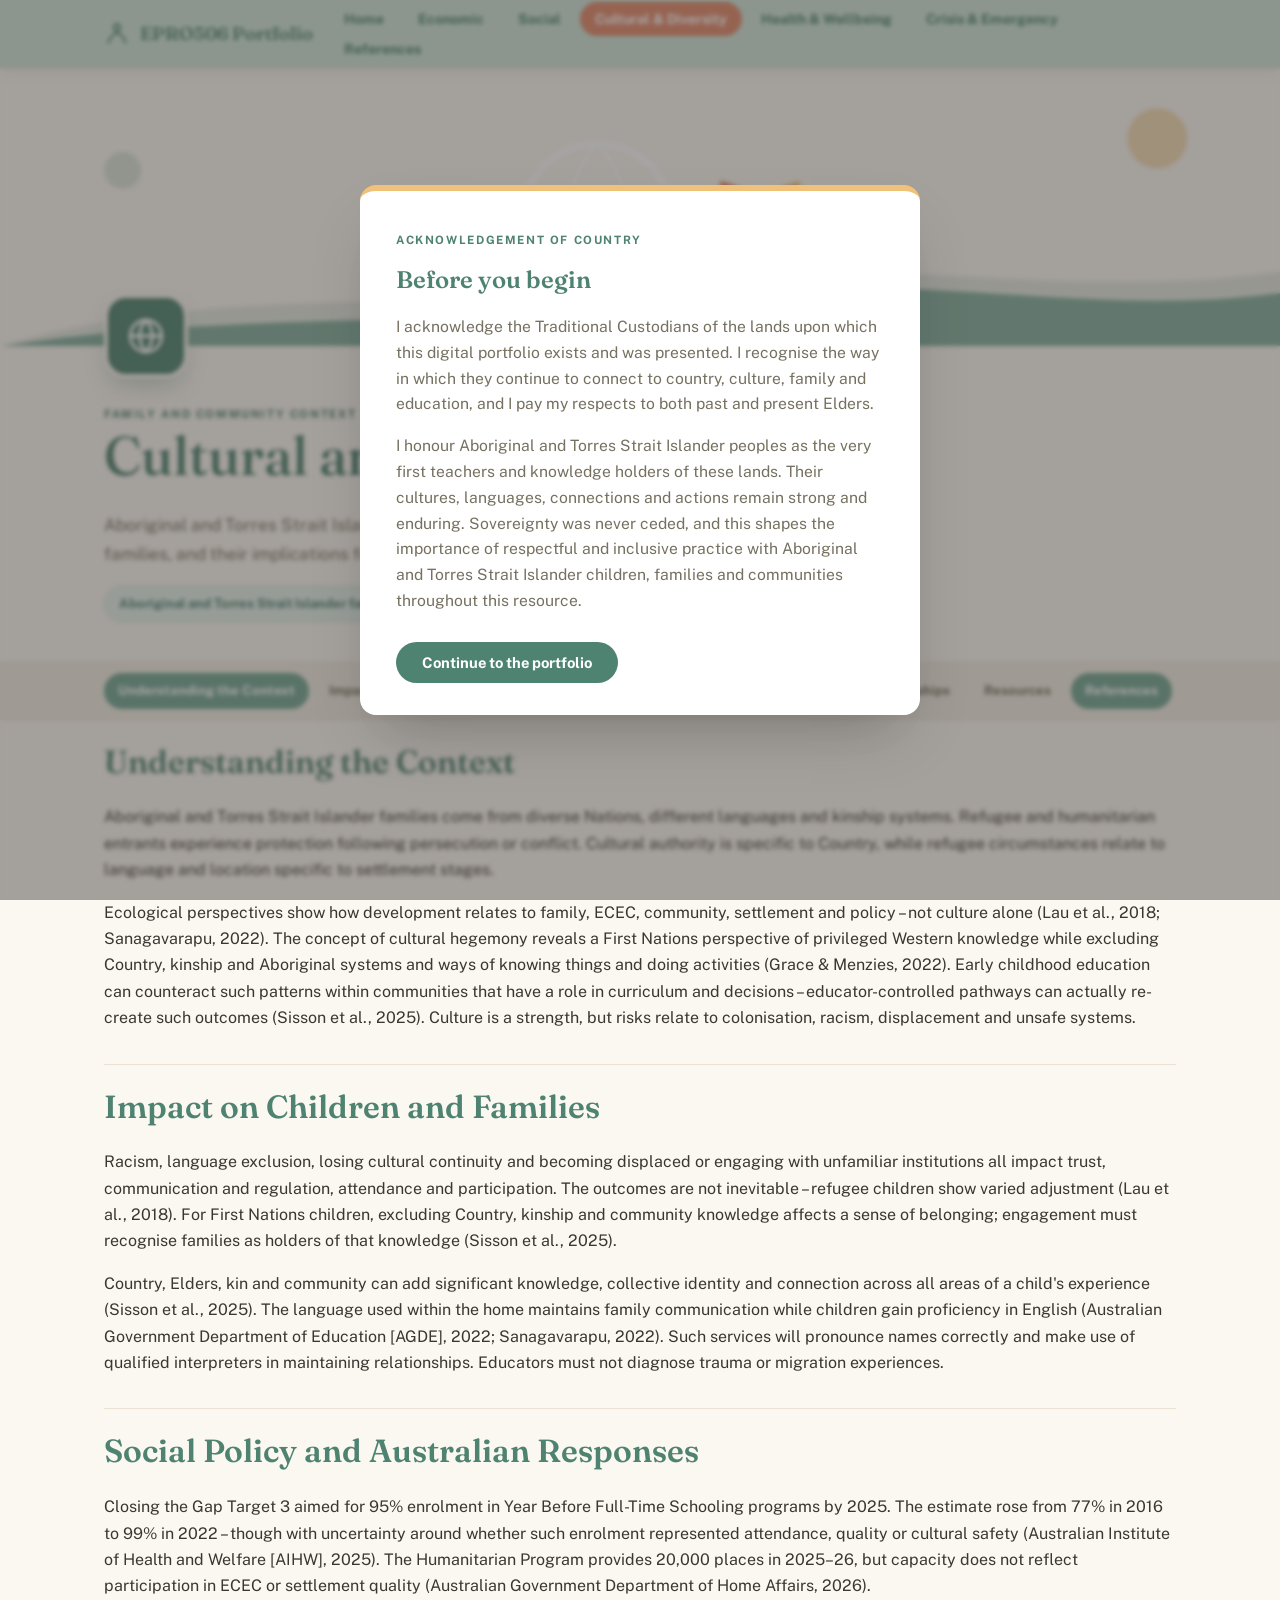
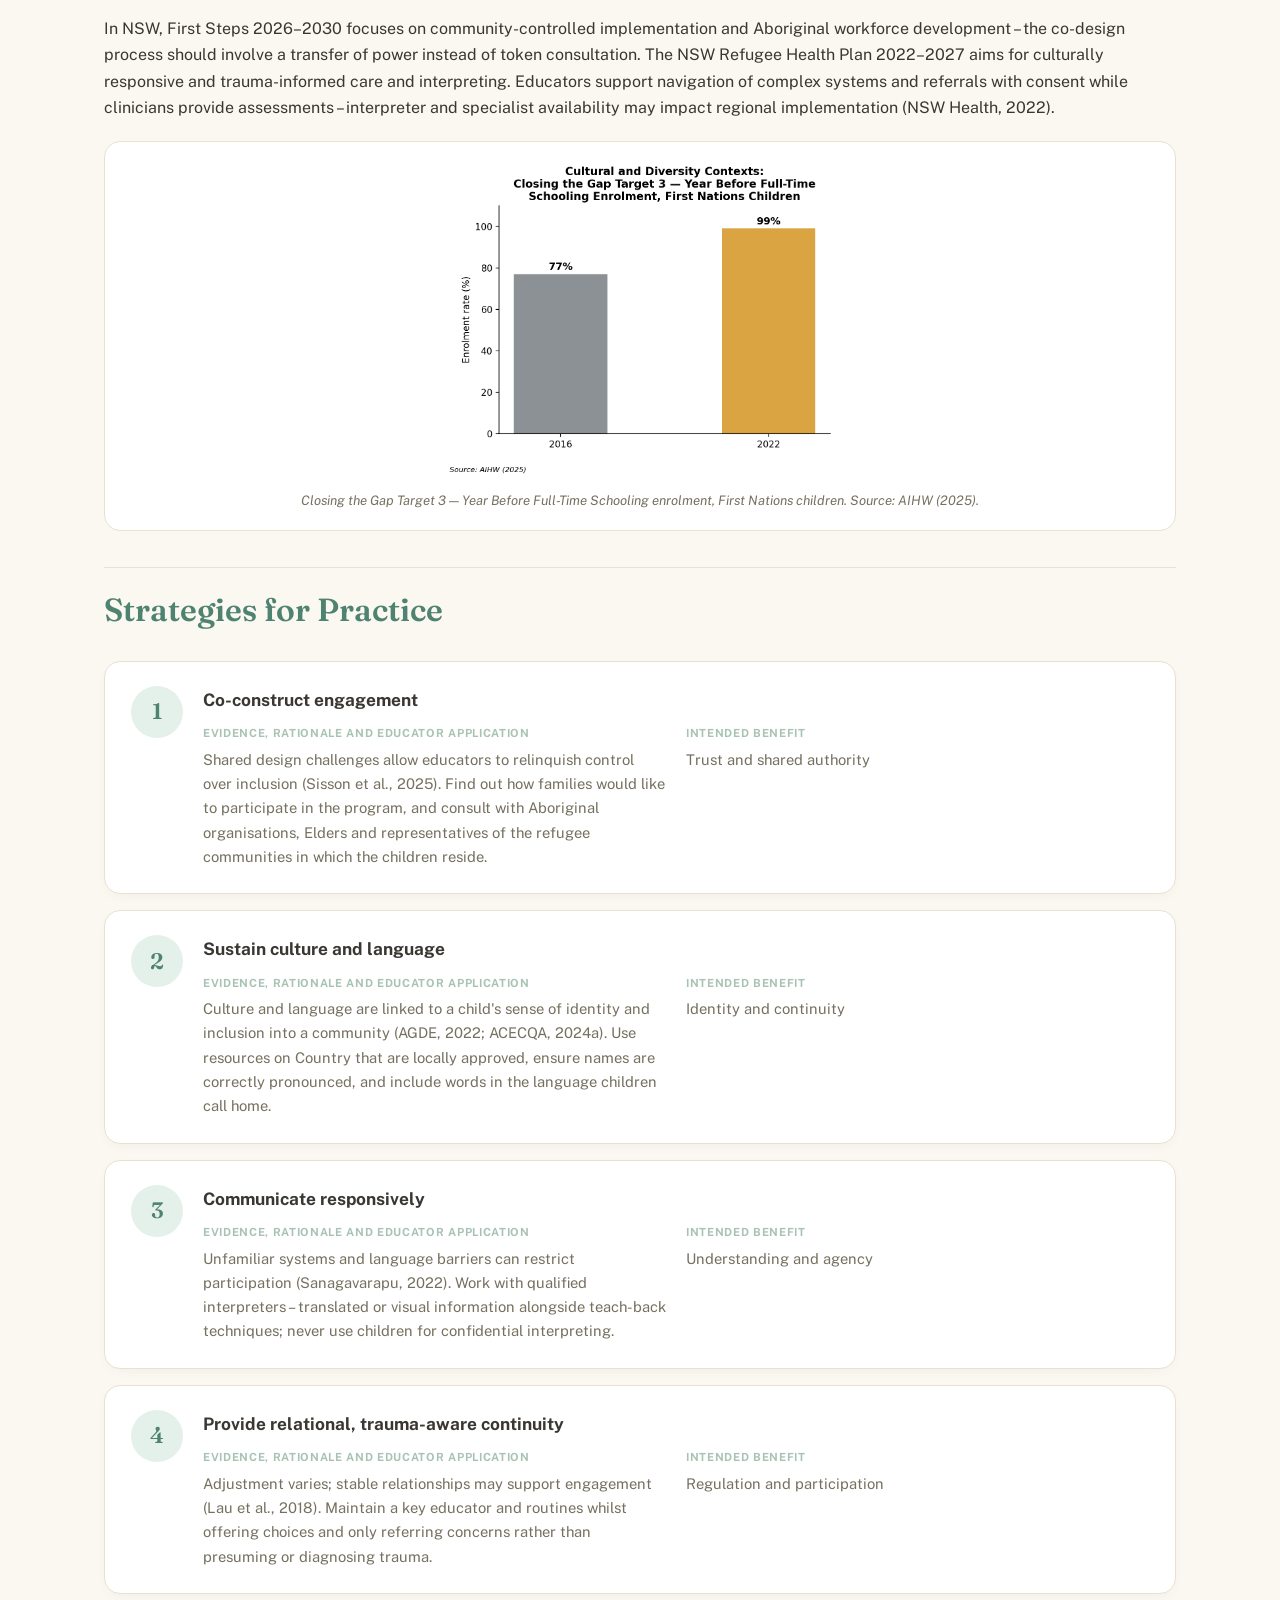
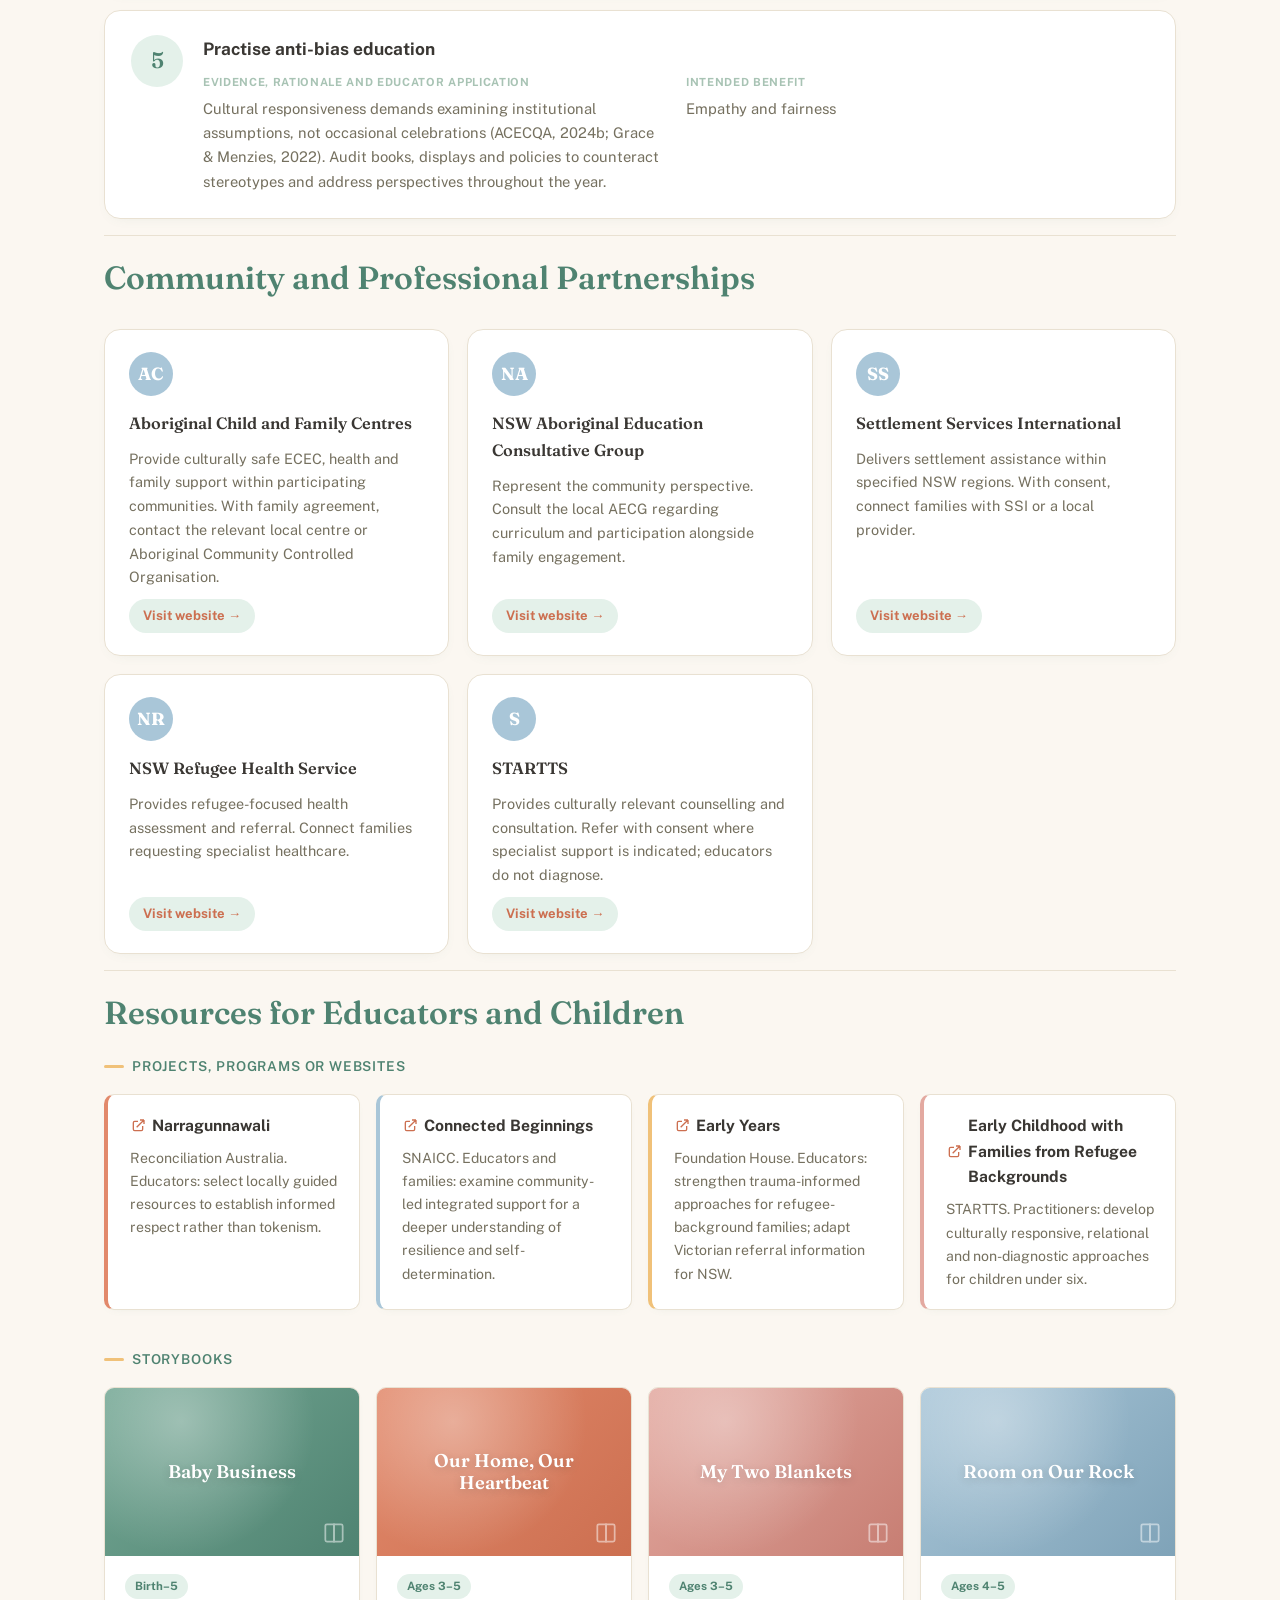
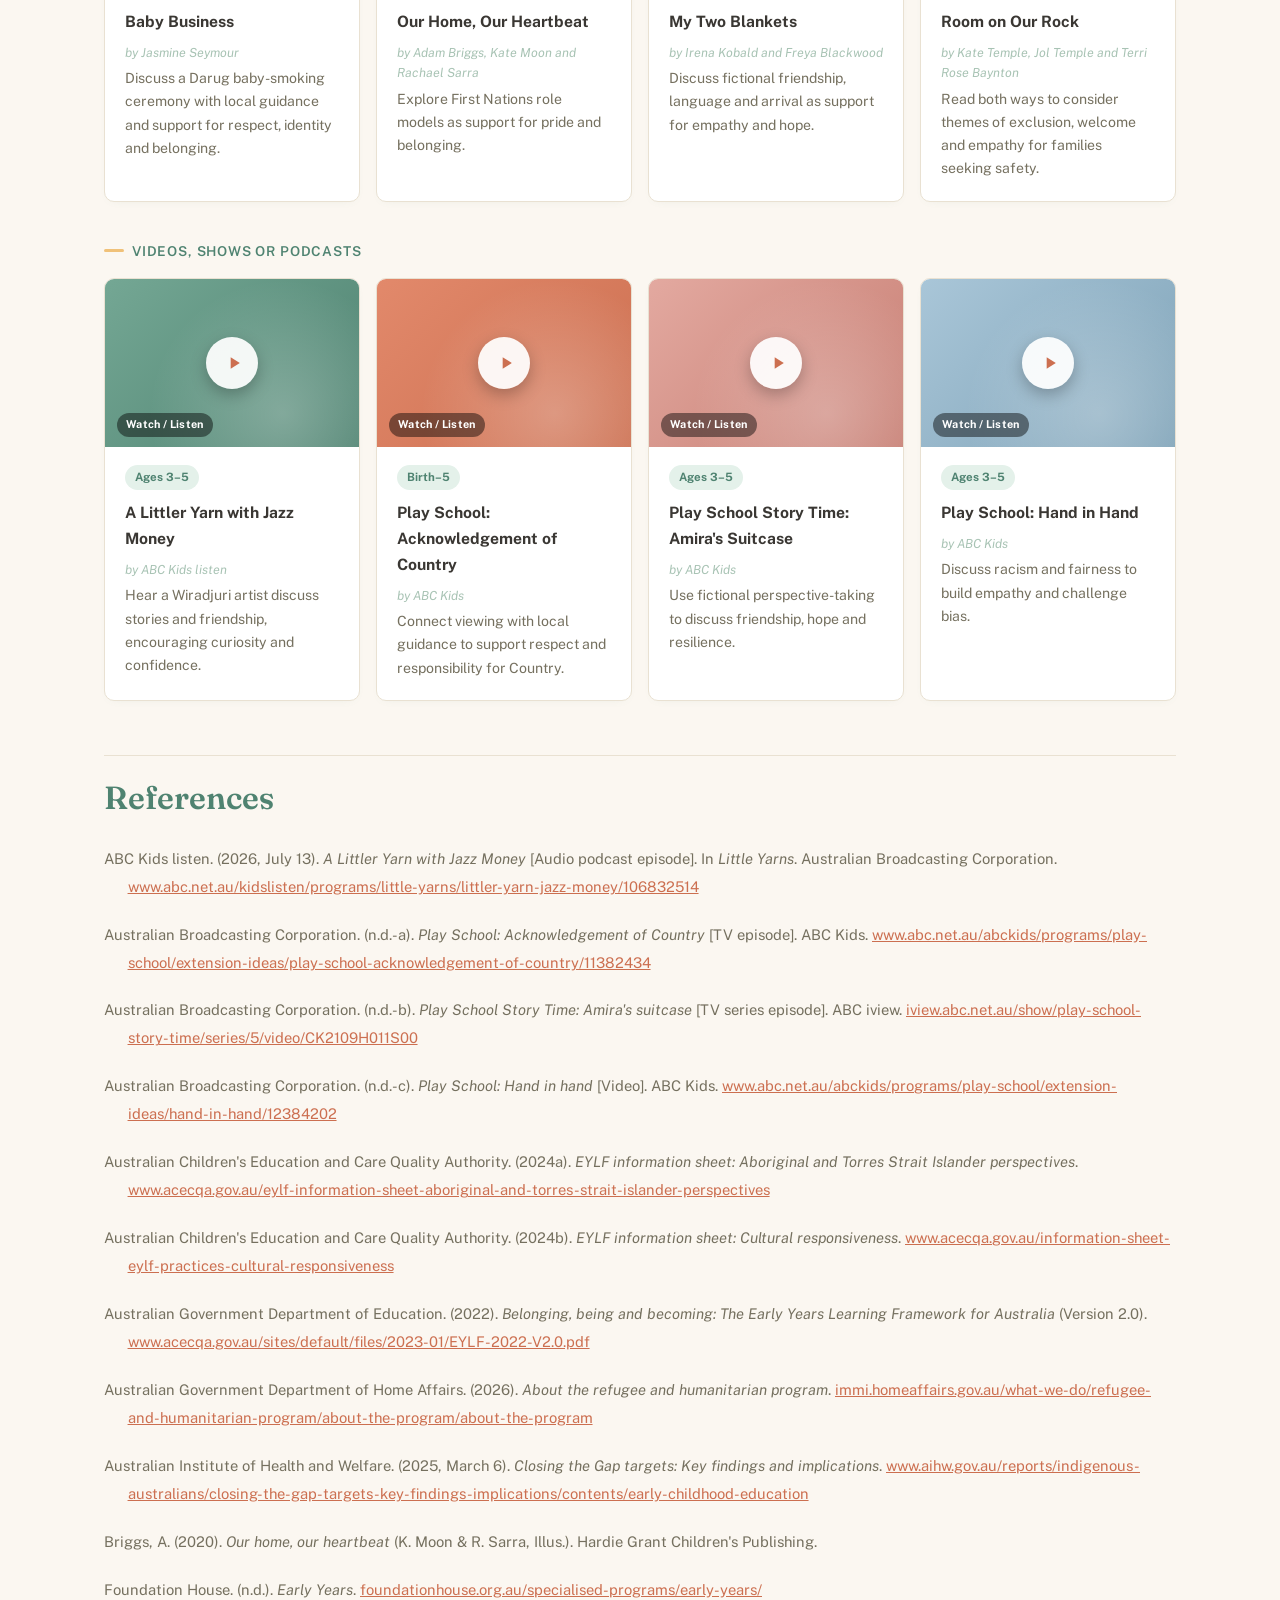
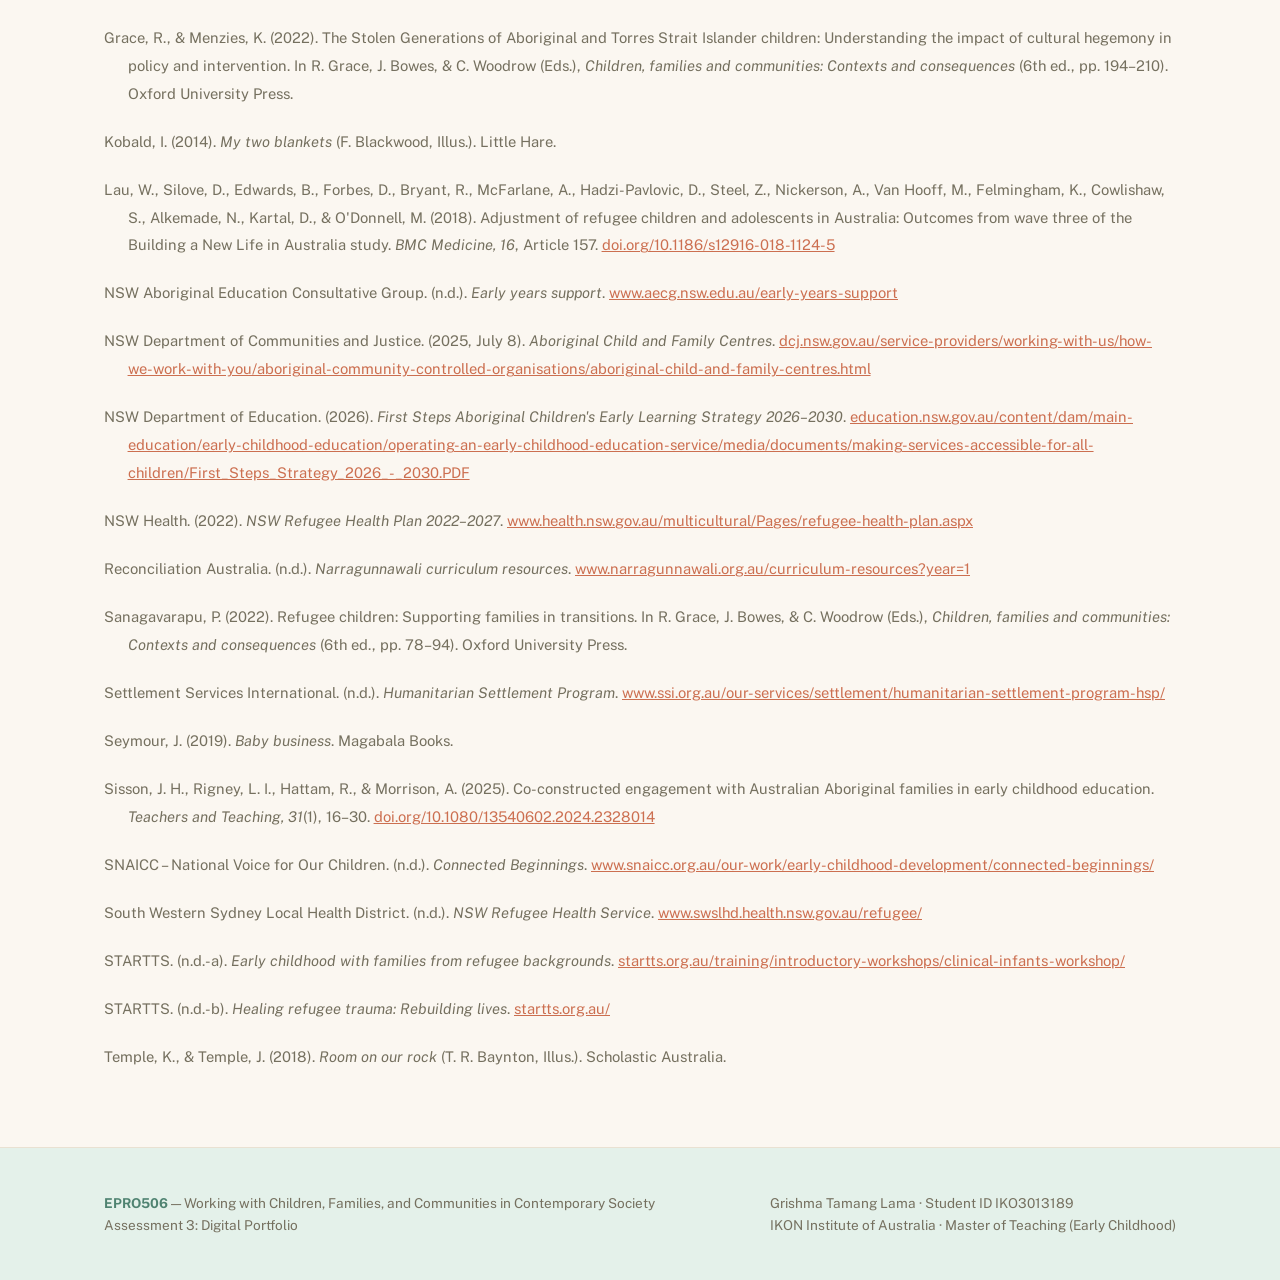
<file: cultural.html>
<!DOCTYPE html>

<html lang="en">
<head>
<meta charset="utf-8"/>
<meta content="width=device-width, initial-scale=1.0" name="viewport"/>
<title>Cultural and Diversity Contexts — EPRO506 Digital Portfolio</title>
<link href="https://fonts.googleapis.com" rel="preconnect"/>
<link crossorigin="" href="https://fonts.gstatic.com" rel="preconnect"/>
<link href="https://fonts.googleapis.com/css2?family=Fraunces:opsz,wght@9..144,400;9..144,500;9..144,600&amp;family=Public+Sans:wght@400;500;600;700&amp;display=swap" rel="stylesheet"/>
<link href="style.css" rel="stylesheet"/>
<noscript><style>.reveal{opacity:1!important;transform:none!important;} .hero-anim{opacity:1!important;transform:none!important;}</style></noscript>
</head>
<body>
<a class="skip-link" href="#main">Skip to content</a>
<div aria-labelledby="ackTitle" aria-modal="true" class="ack-overlay" id="ackOverlay" role="dialog">
<div class="ack-modal">
<span class="eyebrow">Acknowledgement of Country</span>
<h2 id="ackTitle">Before you begin</h2>
<p>I acknowledge the Traditional Custodians of the lands upon which this digital portfolio exists and was presented. I recognise the way in which they continue to connect to country, culture, family and education, and I pay my respects to both past and present Elders.</p>
<p>I honour Aboriginal and Torres Strait Islander peoples as the very first teachers and knowledge holders of these lands. Their cultures, languages, connections and actions remain strong and enduring. Sovereignty was never ceded, and this shapes the importance of respectful and inclusive practice with Aboriginal and Torres Strait Islander children, families and communities throughout this resource.</p>
<button id="ackClose">Continue to the portfolio</button>
</div>
</div>
<nav aria-label="Primary navigation" class="site-nav">
<div class="container">
<a class="brand" href="index.html">
<svg fill="none" stroke="currentColor" stroke-width="1.8" viewBox="0 0 24 24"><path d="M4 20c2-6 6-9 8-9s6 3 8 9" stroke-linecap="round"></path><circle cx="12" cy="6" r="3"></circle></svg>
      EPRO506 Portfolio
    </a>
<button aria-controls="navLinks" aria-expanded="false" aria-label="Toggle menu" class="nav-toggle" id="navToggle"><span></span></button>
<ul class="nav-links" id="navLinks">
<li><a href="index.html">Home</a></li>
<li><a href="economic.html">Economic</a></li>
<li><a href="social.html">Social</a></li>
<li><a aria-current="page" class="active" href="cultural.html">Cultural &amp; Diversity</a></li>
<li><a href="health.html">Health &amp; Wellbeing</a></li>
<li><a href="crisis.html">Crisis &amp; Emergency</a></li><li><a href="references.html">References</a></li>
</ul>
</div>
</nav>
<main id="main">
<div class="page-hero">
<svg aria-hidden="true" class="page-hero-banner" preserveAspectRatio="xMidYMax slice" viewBox="0 0 1200 260" xmlns="http://www.w3.org/2000/svg"><path d="M0 260 C 200 200, 420 230, 620 200 C 820 170, 1000 220, 1200 190 L1200 260 Z" fill="var(--sage)" opacity="0.28"></path>
<path d="M0 260 C 220 225, 440 245, 640 215 C 860 185, 1020 235, 1200 210 L1200 260 Z" fill="var(--primary)" opacity="0.85"></path>
<circle cx="1085" cy="65" r="28" fill="var(--accent-soft)" opacity="0.5"></circle>
<circle cx="115" cy="95" r="17" fill="var(--sage)" opacity="0.4"></circle>
<g transform="translate(420,45)">
  <circle cx="140" cy="95" r="70" fill="none" stroke="#fff" stroke-width="8" opacity="0.95"></circle>
  <path d="M70 95h140M140 25c19 19 27 45 27 70s-8 51-27 70c-19-19-27-45-27-70s8-51 27-70z" fill="none" stroke="#fff" stroke-width="4" opacity="0.75"></path>
  <path d="M255 60 C255 100 290 130 330 138 C322 100 292 68 255 60 Z" fill="var(--accent)"></path>
  <path d="M330 60 C330 100 295 130 255 138 C263 100 293 68 330 60 Z" fill="var(--accent-soft)" opacity="0.9"></path>
  <ellipse cx="55" cy="190" rx="32" ry="40" fill="var(--primary)"></ellipse>
  <circle cx="55" cy="145" r="23" fill="var(--rose)"></circle>
  <path d="M74 173 Q93 166 109 173 L109 186 Q93 180 74 186 Z" fill="#fff" stroke="var(--primary-dark)" stroke-width="2"></path>
  <ellipse cx="136" cy="196" rx="21" ry="27" fill="var(--accent-soft)"></ellipse>
  <circle cx="136" cy="161" r="16" fill="#fff" opacity="0.95"></circle>
</g>
</svg>
<div class="container">
<div class="content-wrap">
<div class="icon-badge">
<svg fill="none" stroke="currentColor" stroke-width="1.6" viewBox="0 0 24 24"><circle cx="12" cy="12" r="9"></circle><path d="M3 12h18M12 3c2.5 2.5 3.5 6 3.5 9s-1 6.5-3.5 9c-2.5-2.5-3.5-6-3.5-9s1-6.5 3.5-9z" stroke-linecap="round"></path></svg>
</div>
<span class="eyebrow">Family and Community Context</span>
<h1 tabindex="-1">Cultural and Diversity Contexts</h1>
<p class="lead">Aboriginal and Torres Strait Islander families, and refugee and humanitarian entrant families, and their implications for early childhood education and care.</p>
<div class="family-tags">
<span class="family-tag">Aboriginal and Torres Strait Islander families</span>
<span class="family-tag">Refugee and humanitarian entrant families</span>
</div>
</div>
</div>
</div>
<div class="jumpnav">
<div class="container">
<a href="#understanding">Understanding the Context</a>
<a href="#impact">Impact on Children and Families</a>
<a href="#policy">Social Policy</a>
<a href="#strategies">Strategies for Practice</a>
<a href="#partnerships">Partnerships</a>
<a href="#resources">Resources</a>
<a href="#references">References</a>
</div>
</div>
<div class="container">
<section class="section reveal" id="understanding">
<h2>Understanding the Context</h2>
<p>Aboriginal and Torres Strait Islander families come from diverse Nations, different languages and kinship systems. Refugee and humanitarian entrants experience protection following persecution or conflict. Cultural authority is specific to Country, while refugee circumstances relate to language and location specific to settlement stages.</p>
<p>Ecological perspectives show how development relates to family, ECEC, community, settlement and policy – not culture alone (Lau et al., 2018; Sanagavarapu, 2022). The concept of cultural hegemony reveals a First Nations perspective of privileged Western knowledge while excluding Country, kinship and Aboriginal systems and ways of knowing things and doing activities (Grace &amp; Menzies, 2022). Early childhood education can counteract such patterns within communities that have a role in curriculum and decisions – educator-controlled pathways can actually re-create such outcomes (Sisson et al., 2025). Culture is a strength, but risks relate to colonisation, racism, displacement and unsafe systems.</p>
</section>
<section class="section reveal" id="impact">
<h2>Impact on Children and Families</h2>
<p>Racism, language exclusion, losing cultural continuity and becoming displaced or engaging with unfamiliar institutions all impact trust, communication and regulation, attendance and participation. The outcomes are not inevitable – refugee children show varied adjustment (Lau et al., 2018). For First Nations children, excluding Country, kinship and community knowledge affects a sense of belonging; engagement must recognise families as holders of that knowledge (Sisson et al., 2025).</p>
<p>Country, Elders, kin and community can add significant knowledge, collective identity and connection across all areas of a child's experience (Sisson et al., 2025). The language used within the home maintains family communication while children gain proficiency in English (Australian Government Department of Education [AGDE], 2022; Sanagavarapu, 2022). Such services will pronounce names correctly and make use of qualified interpreters in maintaining relationships. Educators must not diagnose trauma or migration experiences.</p>
</section>
<section class="section reveal" id="policy">
<h2>Social Policy and Australian Responses</h2>
<p>Closing the Gap Target 3 aimed for 95% enrolment in Year Before Full-Time Schooling programs by 2025. The estimate rose from 77% in 2016 to 99% in 2022 – though with uncertainty around whether such enrolment represented attendance, quality or cultural safety (Australian Institute of Health and Welfare [AIHW], 2025). The Humanitarian Program provides 20,000 places in 2025–26, but capacity does not reflect participation in ECEC or settlement quality (Australian Government Department of Home Affairs, 2026).</p>
<p>In NSW, First Steps 2026–2030 focuses on community-controlled implementation and Aboriginal workforce development – the co-design process should involve a transfer of power instead of token consultation. The NSW Refugee Health Plan 2022–2027 aims for culturally responsive and trauma-informed care and interpreting. Educators support navigation of complex systems and referrals with consent while clinicians provide assessments – interpreter and specialist availability may impact regional implementation (NSW Health, 2022).</p>
<figure class="chart-figure">
<img alt="Bar chart showing Year Before Full-Time Schooling enrolment for First Nations children rising from 77% in 2016 to 99% in 2022" loading="lazy" src="03_cultural_bar.png"/>
<figcaption>Closing the Gap Target 3 — Year Before Full-Time Schooling enrolment, First Nations children. Source: AIHW (2025).</figcaption>
</figure>
</section>
<section class="section reveal" id="strategies">
<h2>Strategies for Practice</h2>
<div class="strategy-list"><div class="strategy-card"><div class="strategy-num">1</div><div class="strategy-body"><h3>Co-construct engagement</h3><div class="strategy-grid-inner"><div class="strategy-col"><span class="label">Evidence, rationale and educator application</span><p>Shared design challenges allow educators to relinquish control over inclusion (Sisson et al., 2025). Find out how families would like to participate in the program, and consult with Aboriginal organisations, Elders and representatives of the refugee communities in which the children reside.</p></div><div class="strategy-col"><span class="label">Intended benefit</span><p>Trust and shared authority</p></div></div></div></div><div class="strategy-card"><div class="strategy-num">2</div><div class="strategy-body"><h3>Sustain culture and language</h3><div class="strategy-grid-inner"><div class="strategy-col"><span class="label">Evidence, rationale and educator application</span><p>Culture and language are linked to a child's sense of identity and inclusion into a community (AGDE, 2022; ACECQA, 2024a). Use resources on Country that are locally approved, ensure names are correctly pronounced, and include words in the language children call home.</p></div><div class="strategy-col"><span class="label">Intended benefit</span><p>Identity and continuity</p></div></div></div></div><div class="strategy-card"><div class="strategy-num">3</div><div class="strategy-body"><h3>Communicate responsively</h3><div class="strategy-grid-inner"><div class="strategy-col"><span class="label">Evidence, rationale and educator application</span><p>Unfamiliar systems and language barriers can restrict participation (Sanagavarapu, 2022). Work with qualified interpreters – translated or visual information alongside teach-back techniques; never use children for confidential interpreting.</p></div><div class="strategy-col"><span class="label">Intended benefit</span><p>Understanding and agency</p></div></div></div></div><div class="strategy-card"><div class="strategy-num">4</div><div class="strategy-body"><h3>Provide relational, trauma-aware continuity</h3><div class="strategy-grid-inner"><div class="strategy-col"><span class="label">Evidence, rationale and educator application</span><p>Adjustment varies; stable relationships may support engagement (Lau et al., 2018). Maintain a key educator and routines whilst offering choices and only referring concerns rather than presuming or diagnosing trauma.</p></div><div class="strategy-col"><span class="label">Intended benefit</span><p>Regulation and participation</p></div></div></div></div><div class="strategy-card"><div class="strategy-num">5</div><div class="strategy-body"><h3>Practise anti-bias education</h3><div class="strategy-grid-inner"><div class="strategy-col"><span class="label">Evidence, rationale and educator application</span><p>Cultural responsiveness demands examining institutional assumptions, not occasional celebrations (ACECQA, 2024b; Grace &amp; Menzies, 2022). Audit books, displays and policies to counteract stereotypes and address perspectives throughout the year.</p></div><div class="strategy-col"><span class="label">Intended benefit</span><p>Empathy and fairness</p></div></div></div></div></div>
</section>
<section class="section reveal" id="partnerships">
<h2>Community and Professional Partnerships</h2>
<div class="partner-grid"><div class="partner-card"><div class="partner-avatar">AC</div><h3>Aboriginal Child and Family Centres</h3><p>Provide culturally safe ECEC, health and family support within participating communities. With family agreement, contact the relevant local centre or Aboriginal Community Controlled Organisation.</p><a aria-label="Visit Aboriginal Child and Family Centres website (opens in a new tab)" class="partner-link" href="https://dcj.nsw.gov.au/service-providers/working-with-us/how-we-work-with-you/aboriginal-community-controlled-organisations/aboriginal-child-and-family-centres.html" rel="noopener" target="_blank">Visit website →</a></div><div class="partner-card"><div class="partner-avatar">NA</div><h3>NSW Aboriginal Education Consultative Group</h3><p>Represent the community perspective. Consult the local AECG regarding curriculum and participation alongside family engagement.</p><a aria-label="Visit NSW Aboriginal Education Consultative Group website (opens in a new tab)" class="partner-link" href="https://www.aecg.nsw.edu.au/early-years-support" rel="noopener" target="_blank">Visit website →</a></div><div class="partner-card"><div class="partner-avatar">SS</div><h3>Settlement Services International</h3><p>Delivers settlement assistance within specified NSW regions. With consent, connect families with SSI or a local provider.</p><a aria-label="Visit Settlement Services International website (opens in a new tab)" class="partner-link" href="https://www.ssi.org.au/our-services/settlement/humanitarian-settlement-program-hsp/" rel="noopener" target="_blank">Visit website →</a></div><div class="partner-card"><div class="partner-avatar">NR</div><h3>NSW Refugee Health Service</h3><p>Provides refugee-focused health assessment and referral. Connect families requesting specialist healthcare.</p><a aria-label="Visit NSW Refugee Health Service website (opens in a new tab)" class="partner-link" href="https://www.swslhd.health.nsw.gov.au/refugee/" rel="noopener" target="_blank">Visit website →</a></div><div class="partner-card"><div class="partner-avatar">S</div><h3>STARTTS</h3><p>Provides culturally relevant counselling and consultation. Refer with consent where specialist support is indicated; educators do not diagnose.</p><a aria-label="Visit STARTTS website (opens in a new tab)" class="partner-link" href="https://startts.org.au/" rel="noopener" target="_blank">Visit website →</a></div></div>
</section>
<section class="section reveal" id="resources">
<h2>Resources for Educators and Children</h2>
<div class="resource-group">
<h3>Projects, Programs or Websites</h3>
<div class="resource-grid"><div class="resource-card"><a class="title-link" href="https://www.narragunnawali.org.au/curriculum-resources?year=1" rel="noopener" target="_blank">Narragunnawali</a><p>Reconciliation Australia. Educators: select locally guided resources to establish informed respect rather than tokenism.</p></div><div class="resource-card"><a class="title-link" href="https://www.snaicc.org.au/our-work/early-childhood-development/connected-beginnings/" rel="noopener" target="_blank">Connected Beginnings</a><p>SNAICC. Educators and families: examine community-led integrated support for a deeper understanding of resilience and self-determination.</p></div><div class="resource-card"><a class="title-link" href="https://foundationhouse.org.au/specialised-programs/early-years/" rel="noopener" target="_blank">Early Years</a><p>Foundation House. Educators: strengthen trauma-informed approaches for refugee-background families; adapt Victorian referral information for NSW.</p></div><div class="resource-card"><a class="title-link" href="https://startts.org.au/training/introductory-workshops/clinical-infants-workshop/" rel="noopener" target="_blank">Early Childhood with Families from Refugee Backgrounds</a><p>STARTTS. Practitioners: develop culturally responsive, relational and non-diagnostic approaches for children under six.</p></div></div>
</div>
<div class="resource-group">
<h3>Storybooks</h3>
<div class="resource-grid"><div class="resource-card poster-card"><div class="poster-cover grad-1"><img class="poster-cover-image" alt="Cover of Baby Business by Jasmine Seymour" loading="lazy" src="https://www.magabala.com/cdn/shop/products/Baby_Business-Cover-LR-EMBARGOEDWINNERSTICKER_DONOTUSE_600x600.jpg" onload="this.parentElement.classList.add('has-photo')" onerror="this.remove()"/><span class="poster-title">Baby Business</span><svg class="book-icon" fill="none" height="24" stroke="white" stroke-width="1.6" viewBox="0 0 24 24" width="24"><path d="M4 5.5C4 4.7 4.7 4 5.5 4H12v16H5.5A1.5 1.5 0 0 1 4 18.5V5.5Z"></path><path d="M20 5.5C20 4.7 19.3 4 18.5 4H12v16h6.5a1.5 1.5 0 0 0 1.5-1.5V5.5Z"></path></svg></div><div class="poster-body"><span class="age-badge">Birth–5</span><a aria-label="Read Baby Business (opens in a new tab)" class="title-link" href="https://magabala.com.au/products/baby-business" rel="noopener" target="_blank">Baby Business</a><p><span class="byline">by Jasmine Seymour</span> Discuss a Darug baby-smoking ceremony with local guidance and support for respect, identity and belonging.</p></div></div><div class="resource-card poster-card"><div class="poster-cover grad-2"><img class="poster-cover-image" alt="Cover of Our Home, Our Heartbeat by Adam Briggs" loading="lazy" src="https://covers.openlibrary.org/b/isbn/9781760504168-L.jpg" onload="this.parentElement.classList.add('has-photo')" onerror="this.remove()"/><span class="poster-title">Our Home, Our Heartbeat</span><svg class="book-icon" fill="none" height="24" stroke="white" stroke-width="1.6" viewBox="0 0 24 24" width="24"><path d="M4 5.5C4 4.7 4.7 4 5.5 4H12v16H5.5A1.5 1.5 0 0 1 4 18.5V5.5Z"></path><path d="M20 5.5C20 4.7 19.3 4 18.5 4H12v16h6.5a1.5 1.5 0 0 0 1.5-1.5V5.5Z"></path></svg></div><div class="poster-body"><span class="age-badge">Ages 3–5</span><a aria-label="Read Our Home, Our Heartbeat (opens in a new tab)" class="title-link" href="https://publishing.hardiegrant.com/en-us/books/our-home-our-heartbeat-by-adam-briggs/9781760504168" rel="noopener" target="_blank">Our Home, Our Heartbeat</a><p><span class="byline">by Adam Briggs, Kate Moon and Rachael Sarra</span> Explore First Nations role models as support for pride and belonging.</p></div></div><div class="resource-card poster-card"><div class="poster-cover grad-3"><img class="poster-cover-image" alt="Cover of My Two Blankets by Irena Kobald" loading="lazy" src="https://covers.openlibrary.org/b/isbn/9780544432284-L.jpg" onload="this.parentElement.classList.add('has-photo')" onerror="this.onerror=function(){this.remove()};this.src='https://covers.openlibrary.org/b/isbn/9781760501419-L.jpg'"/><span class="poster-title">My Two Blankets</span><svg class="book-icon" fill="none" height="24" stroke="white" stroke-width="1.6" viewBox="0 0 24 24" width="24"><path d="M4 5.5C4 4.7 4.7 4 5.5 4H12v16H5.5A1.5 1.5 0 0 1 4 18.5V5.5Z"></path><path d="M20 5.5C20 4.7 19.3 4 18.5 4H12v16h6.5a1.5 1.5 0 0 0 1.5-1.5V5.5Z"></path></svg></div><div class="poster-body"><span class="age-badge">Ages 3–5</span><a aria-label="Read My Two Blankets (opens in a new tab)" class="title-link" href="https://www.refugeecouncil.org.au/my-two-blankets/" rel="noopener" target="_blank">My Two Blankets</a><p><span class="byline">by Irena Kobald and Freya Blackwood</span> Discuss fictional friendship, language and arrival as support for empathy and hope.</p></div></div><div class="resource-card poster-card"><div class="poster-cover grad-4"><img class="poster-cover-image" alt="Cover of Room on Our Rock by Kate Temple" loading="lazy" src="https://static-readingaustralia-com-au.s3.amazonaws.com/uploads/2020/04/Cover_ROOM-ON-OUR-ROCK_Scholastic.png" onload="this.parentElement.classList.add('has-photo')" onerror="this.remove()"/><span class="poster-title">Room on Our Rock</span><svg class="book-icon" fill="none" height="24" stroke="white" stroke-width="1.6" viewBox="0 0 24 24" width="24"><path d="M4 5.5C4 4.7 4.7 4 5.5 4H12v16H5.5A1.5 1.5 0 0 1 4 18.5V5.5Z"></path><path d="M20 5.5C20 4.7 19.3 4 18.5 4H12v16h6.5a1.5 1.5 0 0 0 1.5-1.5V5.5Z"></path></svg></div><div class="poster-body"><span class="age-badge">Ages 4–5</span><a aria-label="Read Room on Our Rock (opens in a new tab)" class="title-link" href="https://readingaustralia.com.au/books/room-on-our-rock/" rel="noopener" target="_blank">Room on Our Rock</a><p><span class="byline">by Kate Temple, Jol Temple and Terri Rose Baynton</span> Read both ways to consider themes of exclusion, welcome and empathy for families seeking safety.</p></div></div></div>
</div>
<div class="resource-group">
<h3>Videos, Shows or Podcasts</h3>
<div class="resource-grid"><div class="resource-card poster-card"><div class="video-cover-illustrated grad-1"><span class="play-btn"><svg fill="currentColor" height="20" viewBox="0 0 24 24" width="20"><path d="M8 5v14l11-7z"></path></svg></span><span class="provider-tag">Watch / Listen</span></div><div class="poster-body"><span class="age-badge">Ages 3–5</span><a aria-label="Watch or listen to A Littler Yarn with Jazz Money (opens in a new tab)" class="title-link" href="https://www.abc.net.au/kidslisten/programs/little-yarns/littler-yarn-jazz-money/106832514" rel="noopener" target="_blank">A Littler Yarn with Jazz Money</a><p><span class="byline">by ABC Kids listen</span> Hear a Wiradjuri artist discuss stories and friendship, encouraging curiosity and confidence.</p></div></div><div class="resource-card poster-card"><div class="video-cover-illustrated grad-2"><span class="play-btn"><svg fill="currentColor" height="20" viewBox="0 0 24 24" width="20"><path d="M8 5v14l11-7z"></path></svg></span><span class="provider-tag">Watch / Listen</span></div><div class="poster-body"><span class="age-badge">Birth–5</span><a aria-label="Watch or listen to Play School: Acknowledgement of Country (opens in a new tab)" class="title-link" href="https://www.abc.net.au/abckids/programs/play-school/extension-ideas/play-school-acknowledgement-of-country/11382434" rel="noopener" target="_blank">Play School: Acknowledgement of Country</a><p><span class="byline">by ABC Kids</span> Connect viewing with local guidance to support respect and responsibility for Country.</p></div></div><div class="resource-card poster-card"><div class="video-cover-illustrated grad-3"><span class="play-btn"><svg fill="currentColor" height="20" viewBox="0 0 24 24" width="20"><path d="M8 5v14l11-7z"></path></svg></span><span class="provider-tag">Watch / Listen</span></div><div class="poster-body"><span class="age-badge">Ages 3–5</span><a aria-label="Watch or listen to Play School Story Time: Amira's Suitcase (opens in a new tab)" class="title-link" href="https://iview.abc.net.au/show/play-school-story-time/series/5/video/CK2109H011S00" rel="noopener" target="_blank">Play School Story Time: Amira's Suitcase</a><p><span class="byline">by ABC Kids</span> Use fictional perspective-taking to discuss friendship, hope and resilience.</p></div></div><div class="resource-card poster-card"><div class="video-cover-illustrated grad-4"><span class="play-btn"><svg fill="currentColor" height="20" viewBox="0 0 24 24" width="20"><path d="M8 5v14l11-7z"></path></svg></span><span class="provider-tag">Watch / Listen</span></div><div class="poster-body"><span class="age-badge">Ages 3–5</span><a aria-label="Watch or listen to Play School: Hand in Hand (opens in a new tab)" class="title-link" href="https://www.abc.net.au/abckids/programs/play-school/extension-ideas/hand-in-hand/12384202" rel="noopener" target="_blank">Play School: Hand in Hand</a><p><span class="byline">by ABC Kids</span> Discuss racism and fairness to build empathy and challenge bias.</p></div></div></div>
</div>
</section>
<section class="section reveal" id="references">
<h2>References</h2>
<div class="references-list"><p class="ref-entry">
        ABC Kids listen. (2026, July 13). <em>A Littler Yarn with Jazz Money</em> [Audio podcast episode]. In <em>Little Yarns</em>. Australian Broadcasting Corporation. <a href="https://www.abc.net.au/kidslisten/programs/little-yarns/littler-yarn-jazz-money/106832514" rel="noopener" target="_blank">www.abc.net.au/kidslisten/programs/little-yarns/littler-yarn-jazz-money/106832514</a></p><p class="ref-entry">
        Australian Broadcasting Corporation. (n.d.-a). <em>Play School: Acknowledgement of Country</em> [TV episode]. ABC Kids. <a href="https://www.abc.net.au/abckids/programs/play-school/extension-ideas/play-school-acknowledgement-of-country/11382434" rel="noopener" target="_blank">www.abc.net.au/abckids/programs/play-school/extension-ideas/play-school-acknowledgement-of-country/11382434</a></p><p class="ref-entry">
        Australian Broadcasting Corporation. (n.d.-b). <em>Play School Story Time: Amira's suitcase</em> [TV series episode]. ABC iview. <a href="https://iview.abc.net.au/show/play-school-story-time/series/5/video/CK2109H011S00" rel="noopener" target="_blank">iview.abc.net.au/show/play-school-story-time/series/5/video/CK2109H011S00</a></p><p class="ref-entry">
        Australian Broadcasting Corporation. (n.d.-c). <em>Play School: Hand in hand</em> [Video]. ABC Kids. <a href="https://www.abc.net.au/abckids/programs/play-school/extension-ideas/hand-in-hand/12384202" rel="noopener" target="_blank">www.abc.net.au/abckids/programs/play-school/extension-ideas/hand-in-hand/12384202</a></p><p class="ref-entry">
        Australian Children's Education and Care Quality Authority. (2024a). <em>EYLF information sheet: Aboriginal and Torres Strait Islander perspectives</em>. <a href="https://www.acecqa.gov.au/eylf-information-sheet-aboriginal-and-torres-strait-islander-perspectives" rel="noopener" target="_blank">www.acecqa.gov.au/eylf-information-sheet-aboriginal-and-torres-strait-islander-perspectives</a></p><p class="ref-entry">
        Australian Children's Education and Care Quality Authority. (2024b). <em>EYLF information sheet: Cultural responsiveness</em>. <a href="https://www.acecqa.gov.au/information-sheet-eylf-practices-cultural-responsiveness" rel="noopener" target="_blank">www.acecqa.gov.au/information-sheet-eylf-practices-cultural-responsiveness</a></p><p class="ref-entry">
        Australian Government Department of Education. (2022). <em>Belonging, being and becoming: The Early Years Learning Framework for Australia</em> (Version 2.0). <a href="https://www.acecqa.gov.au/sites/default/files/2023-01/EYLF-2022-V2.0.pdf" rel="noopener" target="_blank">www.acecqa.gov.au/sites/default/files/2023-01/EYLF-2022-V2.0.pdf</a></p><p class="ref-entry">
        Australian Government Department of Home Affairs. (2026). <em>About the refugee and humanitarian program</em>. <a href="https://immi.homeaffairs.gov.au/what-we-do/refugee-and-humanitarian-program/about-the-program/about-the-program" rel="noopener" target="_blank">immi.homeaffairs.gov.au/what-we-do/refugee-and-humanitarian-program/about-the-program/about-the-program</a></p><p class="ref-entry">
        Australian Institute of Health and Welfare. (2025, March 6). <em>Closing the Gap targets: Key findings and implications</em>. <a href="https://www.aihw.gov.au/reports/indigenous-australians/closing-the-gap-targets-key-findings-implications/contents/early-childhood-education" rel="noopener" target="_blank">www.aihw.gov.au/reports/indigenous-australians/closing-the-gap-targets-key-findings-implications/contents/early-childhood-education</a></p><p class="ref-entry">
        Briggs, A. (2020). <em>Our home, our heartbeat</em> (K. Moon &amp; R. Sarra, Illus.). Hardie Grant Children's Publishing.</p><p class="ref-entry">
        Foundation House. (n.d.). <em>Early Years</em>. <a href="https://foundationhouse.org.au/specialised-programs/early-years/" rel="noopener" target="_blank">foundationhouse.org.au/specialised-programs/early-years/</a></p><p class="ref-entry">
        Grace, R., &amp; Menzies, K. (2022). The Stolen Generations of Aboriginal and Torres Strait Islander children: Understanding the impact of cultural hegemony in policy and intervention. In R. Grace, J. Bowes, &amp; C. Woodrow (Eds.), <em>Children, families and communities: Contexts and consequences</em> (6th ed., pp. 194–210). Oxford University Press.</p><p class="ref-entry">
        Kobald, I. (2014). <em>My two blankets</em> (F. Blackwood, Illus.). Little Hare.</p><p class="ref-entry">
        Lau, W., Silove, D., Edwards, B., Forbes, D., Bryant, R., McFarlane, A., Hadzi-Pavlovic, D., Steel, Z., Nickerson, A., Van Hooff, M., Felmingham, K., Cowlishaw, S., Alkemade, N., Kartal, D., &amp; O'Donnell, M. (2018). Adjustment of refugee children and adolescents in Australia: Outcomes from wave three of the Building a New Life in Australia study. <em>BMC Medicine, 16</em>, Article 157. <a href="https://doi.org/10.1186/s12916-018-1124-5" rel="noopener" target="_blank">doi.org/10.1186/s12916-018-1124-5</a></p><p class="ref-entry">
        NSW Aboriginal Education Consultative Group. (n.d.). <em>Early years support</em>. <a href="https://www.aecg.nsw.edu.au/early-years-support" rel="noopener" target="_blank">www.aecg.nsw.edu.au/early-years-support</a></p><p class="ref-entry">
        NSW Department of Communities and Justice. (2025, July 8). <em>Aboriginal Child and Family Centres</em>. <a href="https://dcj.nsw.gov.au/service-providers/working-with-us/how-we-work-with-you/aboriginal-community-controlled-organisations/aboriginal-child-and-family-centres.html" rel="noopener" target="_blank">dcj.nsw.gov.au/service-providers/working-with-us/how-we-work-with-you/aboriginal-community-controlled-organisations/aboriginal-child-and-family-centres.html</a></p><p class="ref-entry">
        NSW Department of Education. (2026). <em>First Steps Aboriginal Children's Early Learning Strategy 2026–2030</em>. <a href="https://education.nsw.gov.au/content/dam/main-education/early-childhood-education/operating-an-early-childhood-education-service/media/documents/making-services-accessible-for-all-children/First_Steps_Strategy_2026_-_2030.PDF" rel="noopener" target="_blank">education.nsw.gov.au/content/dam/main-education/early-childhood-education/operating-an-early-childhood-education-service/media/documents/making-services-accessible-for-all-children/First_Steps_Strategy_2026_-_2030.PDF</a></p><p class="ref-entry">
        NSW Health. (2022). <em>NSW Refugee Health Plan 2022–2027</em>. <a href="https://www.health.nsw.gov.au/multicultural/Pages/refugee-health-plan.aspx" rel="noopener" target="_blank">www.health.nsw.gov.au/multicultural/Pages/refugee-health-plan.aspx</a></p><p class="ref-entry">
        Reconciliation Australia. (n.d.). <em>Narragunnawali curriculum resources</em>. <a href="https://www.narragunnawali.org.au/curriculum-resources?year=1" rel="noopener" target="_blank">www.narragunnawali.org.au/curriculum-resources?year=1</a></p><p class="ref-entry">
        Sanagavarapu, P. (2022). Refugee children: Supporting families in transitions. In R. Grace, J. Bowes, &amp; C. Woodrow (Eds.), <em>Children, families and communities: Contexts and consequences</em> (6th ed., pp. 78–94). Oxford University Press.</p><p class="ref-entry">
        Settlement Services International. (n.d.). <em>Humanitarian Settlement Program</em>. <a href="https://www.ssi.org.au/our-services/settlement/humanitarian-settlement-program-hsp/" rel="noopener" target="_blank">www.ssi.org.au/our-services/settlement/humanitarian-settlement-program-hsp/</a></p><p class="ref-entry">
        Seymour, J. (2019). <em>Baby business</em>. Magabala Books.</p><p class="ref-entry">
        Sisson, J. H., Rigney, L. I., Hattam, R., &amp; Morrison, A. (2025). Co-constructed engagement with Australian Aboriginal families in early childhood education. <em>Teachers and Teaching, 31</em>(1), 16–30. <a href="https://doi.org/10.1080/13540602.2024.2328014" rel="noopener" target="_blank">doi.org/10.1080/13540602.2024.2328014</a></p><p class="ref-entry">
        SNAICC – National Voice for Our Children. (n.d.). <em>Connected Beginnings</em>. <a href="https://www.snaicc.org.au/our-work/early-childhood-development/connected-beginnings/" rel="noopener" target="_blank">www.snaicc.org.au/our-work/early-childhood-development/connected-beginnings/</a></p><p class="ref-entry">
        South Western Sydney Local Health District. (n.d.). <em>NSW Refugee Health Service</em>. <a href="https://www.swslhd.health.nsw.gov.au/refugee/" rel="noopener" target="_blank">www.swslhd.health.nsw.gov.au/refugee/</a></p><p class="ref-entry">
        STARTTS. (n.d.-a). <em>Early childhood with families from refugee backgrounds</em>. <a href="https://startts.org.au/training/introductory-workshops/clinical-infants-workshop/" rel="noopener" target="_blank">startts.org.au/training/introductory-workshops/clinical-infants-workshop/</a></p><p class="ref-entry">
        STARTTS. (n.d.-b). <em>Healing refugee trauma: Rebuilding lives</em>. <a href="https://startts.org.au/" rel="noopener" target="_blank">startts.org.au/</a></p><p class="ref-entry">
        Temple, K., &amp; Temple, J. (2018). <em>Room on our rock</em> (T. R. Baynton, Illus.). Scholastic Australia.
      </p></div>
</section>
</div>
</main>
<footer class="site-footer">
<div class="container">
<div><strong>EPRO506</strong> — Working with Children, Families, and Communities in Contemporary Society<br/>Assessment 3: Digital Portfolio</div>
<div>Grishma Tamang Lama · Student ID IKO3013189<br/>IKON Institute of Australia · Master of Teaching (Early Childhood)</div>
</div>
</footer>
<script src="script.js"></script>
</body>
</html>
</file>
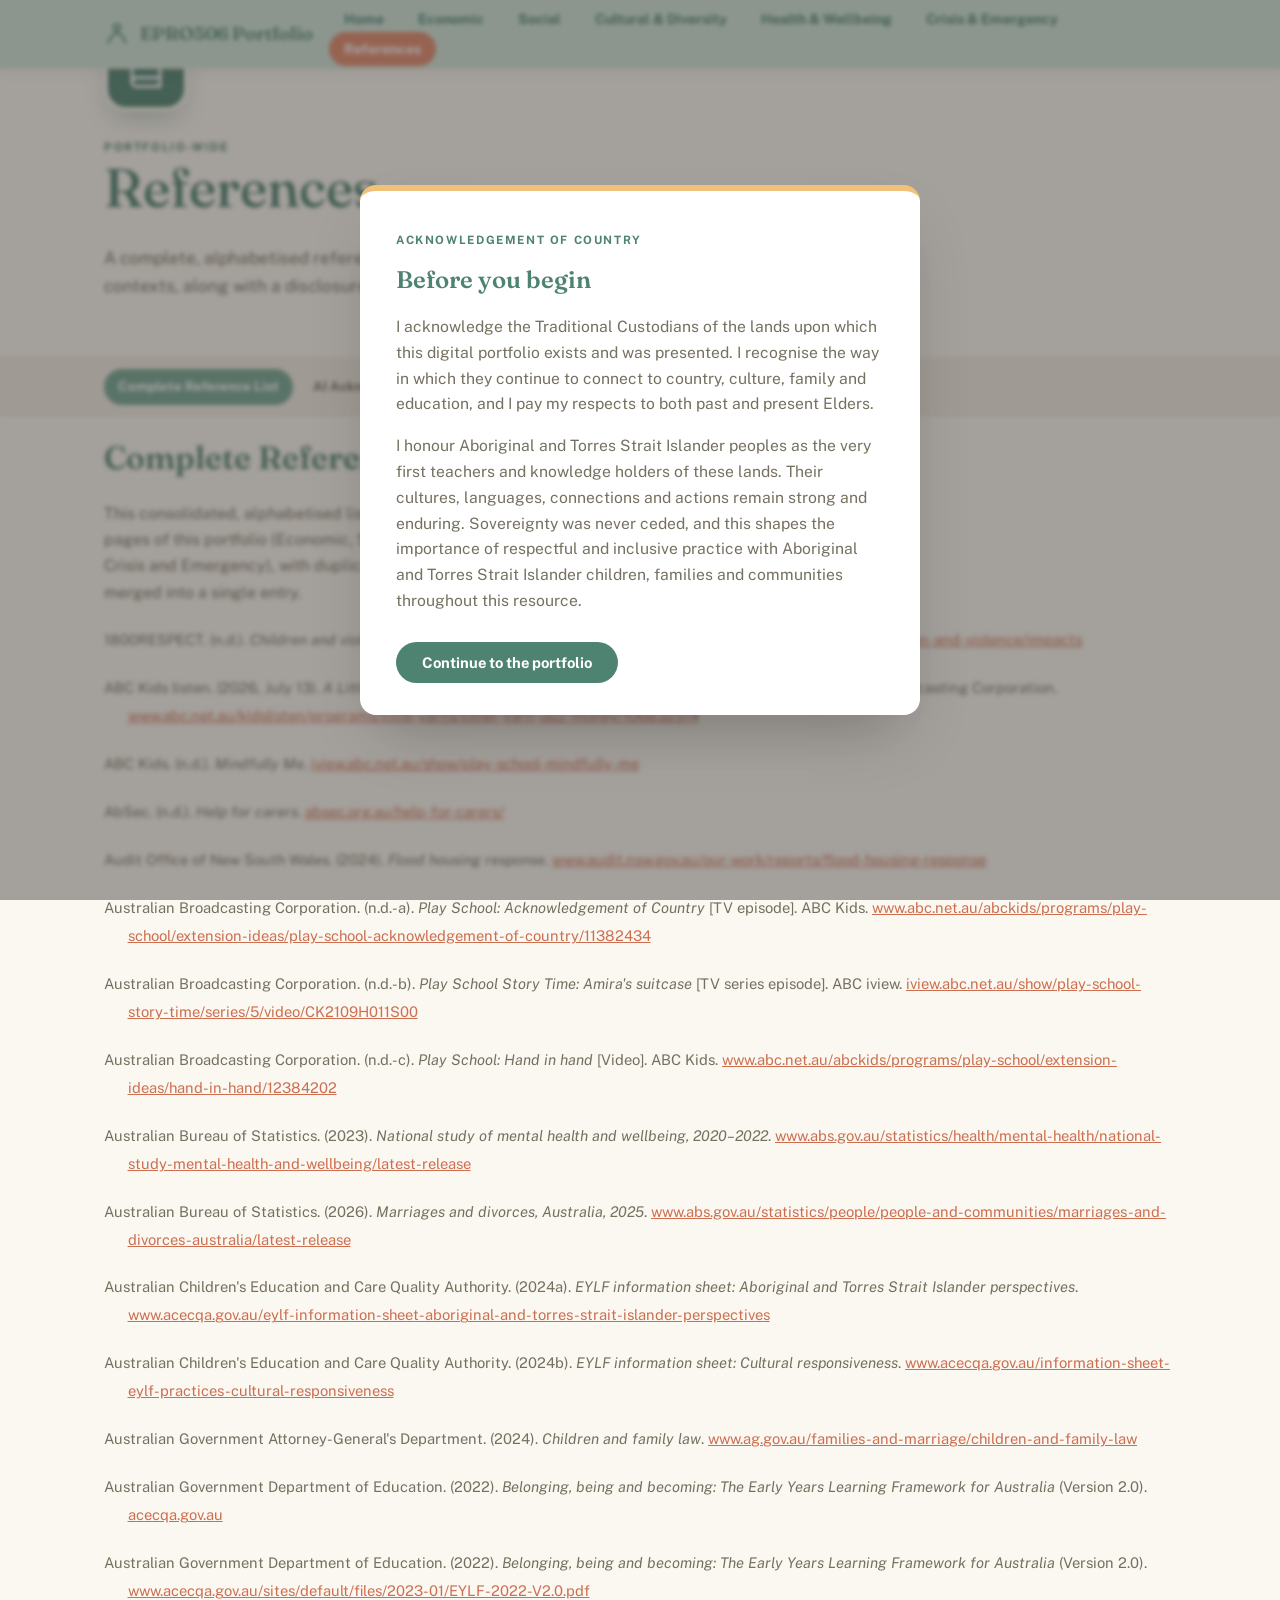
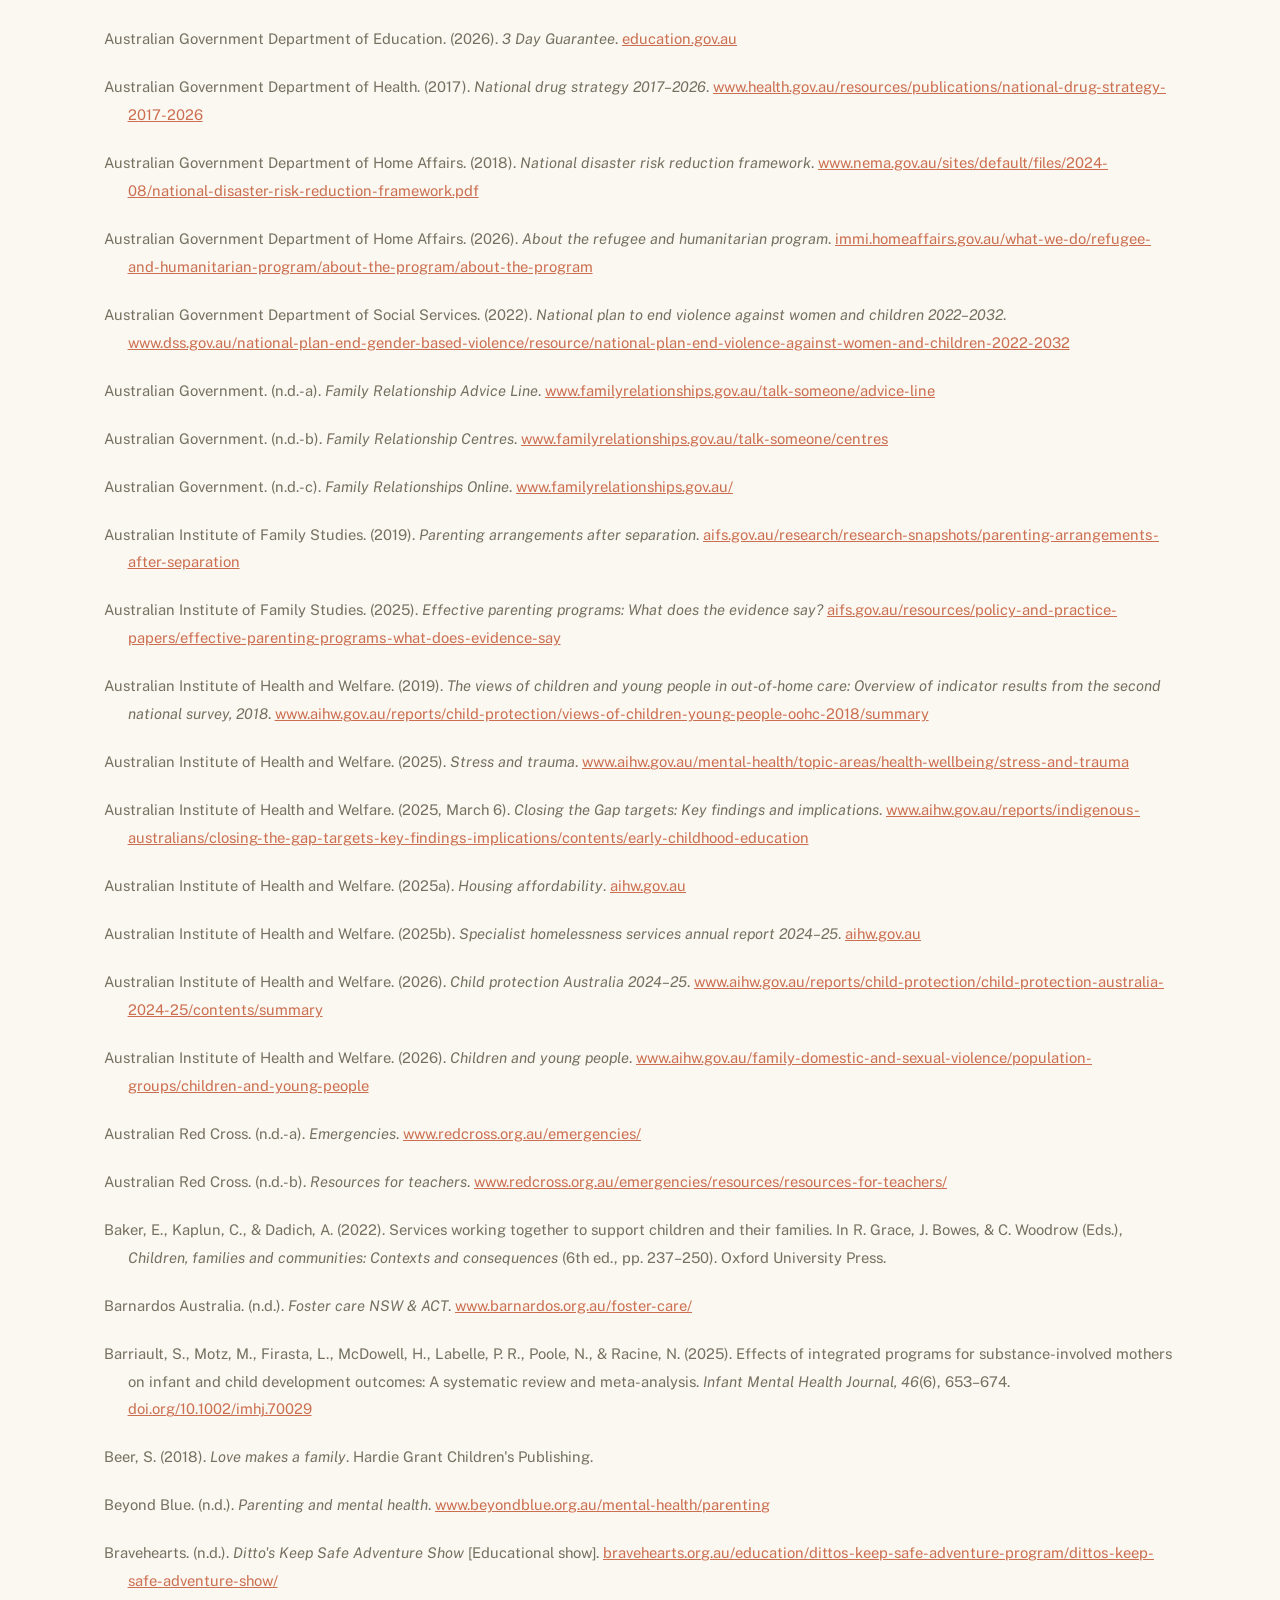
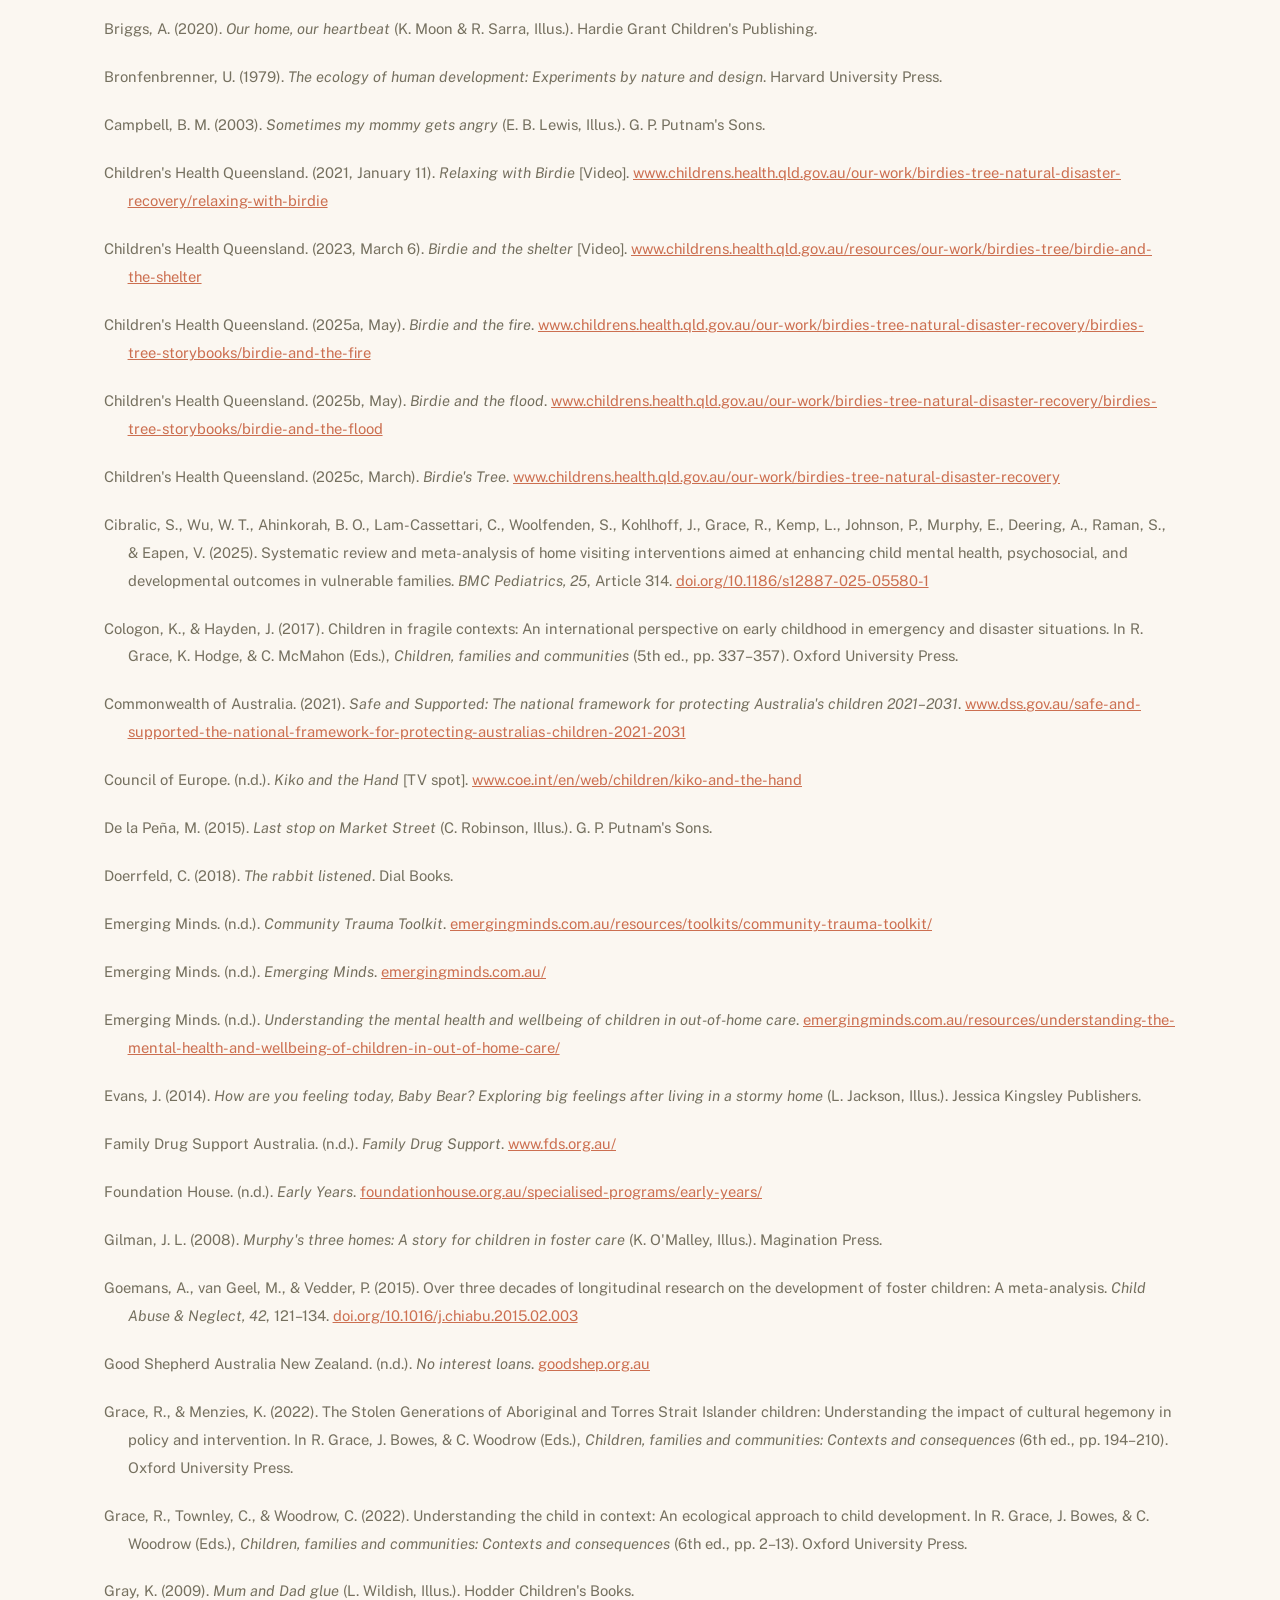
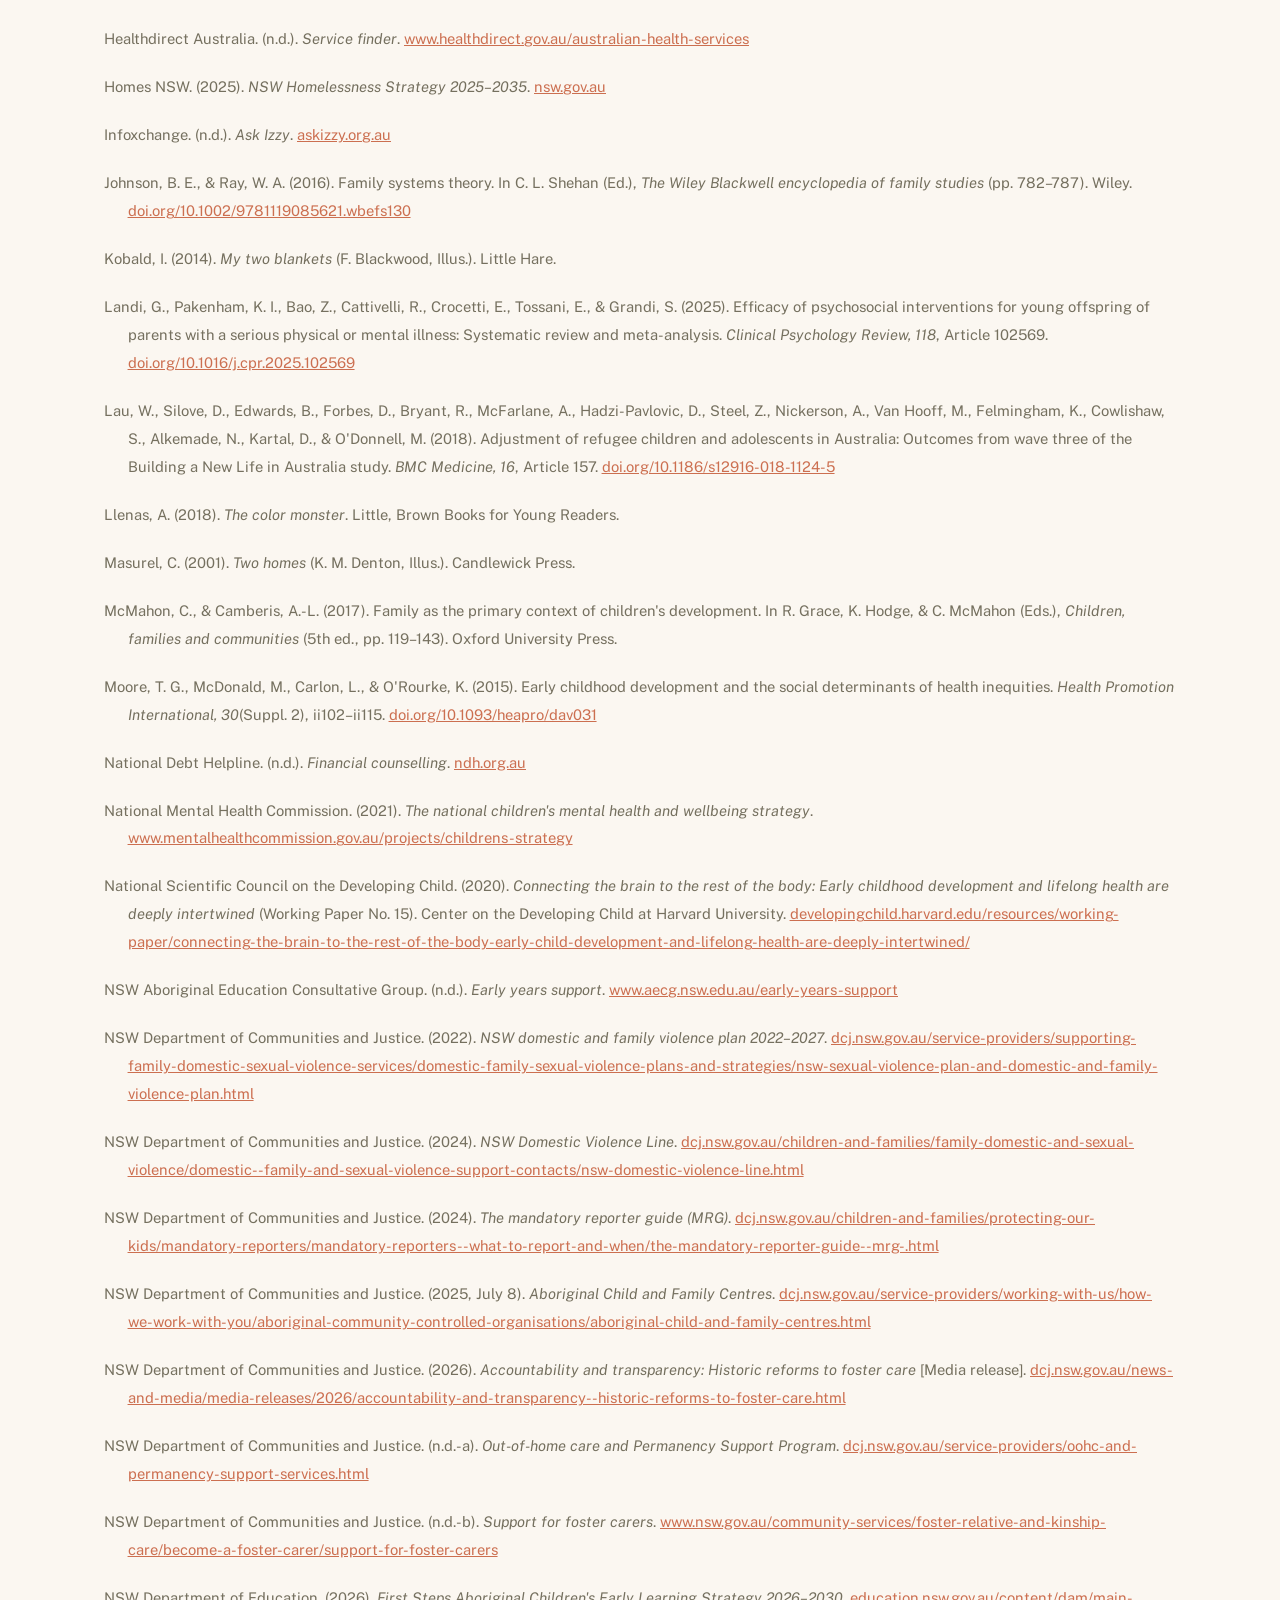
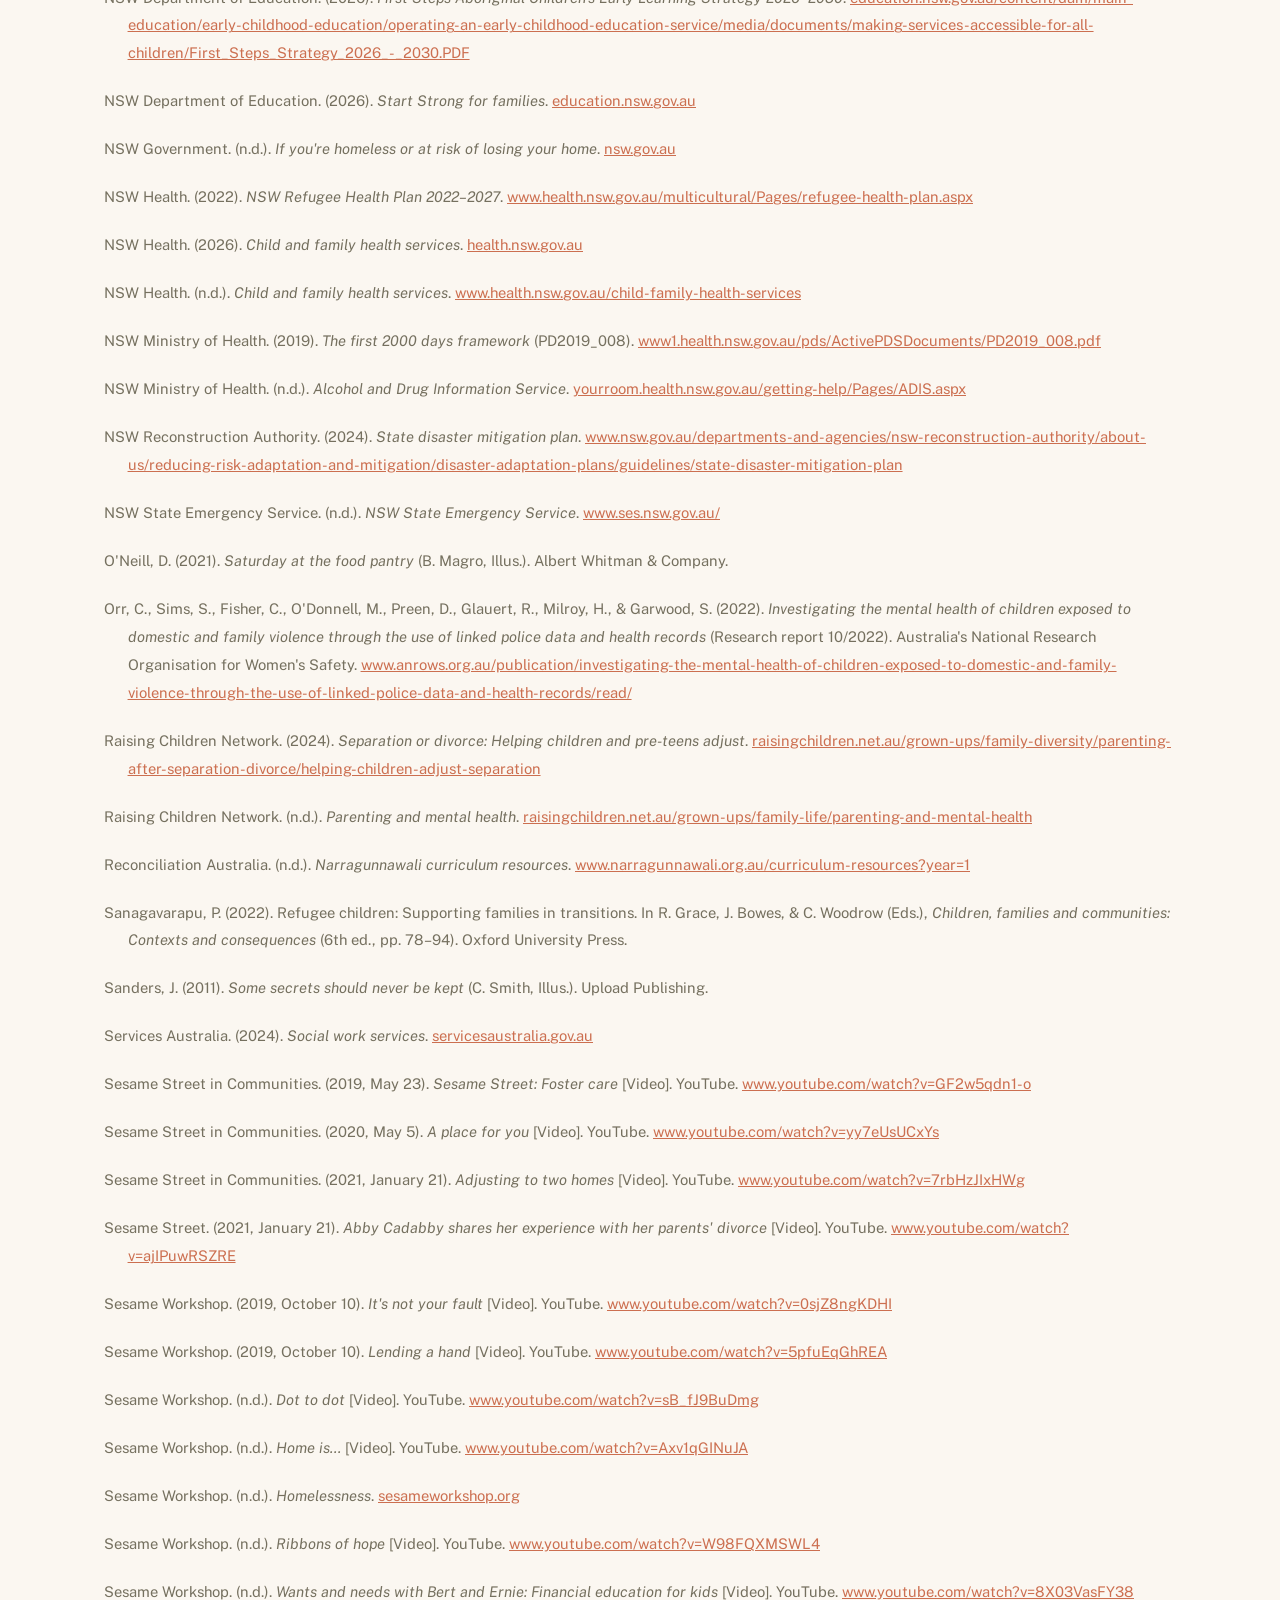
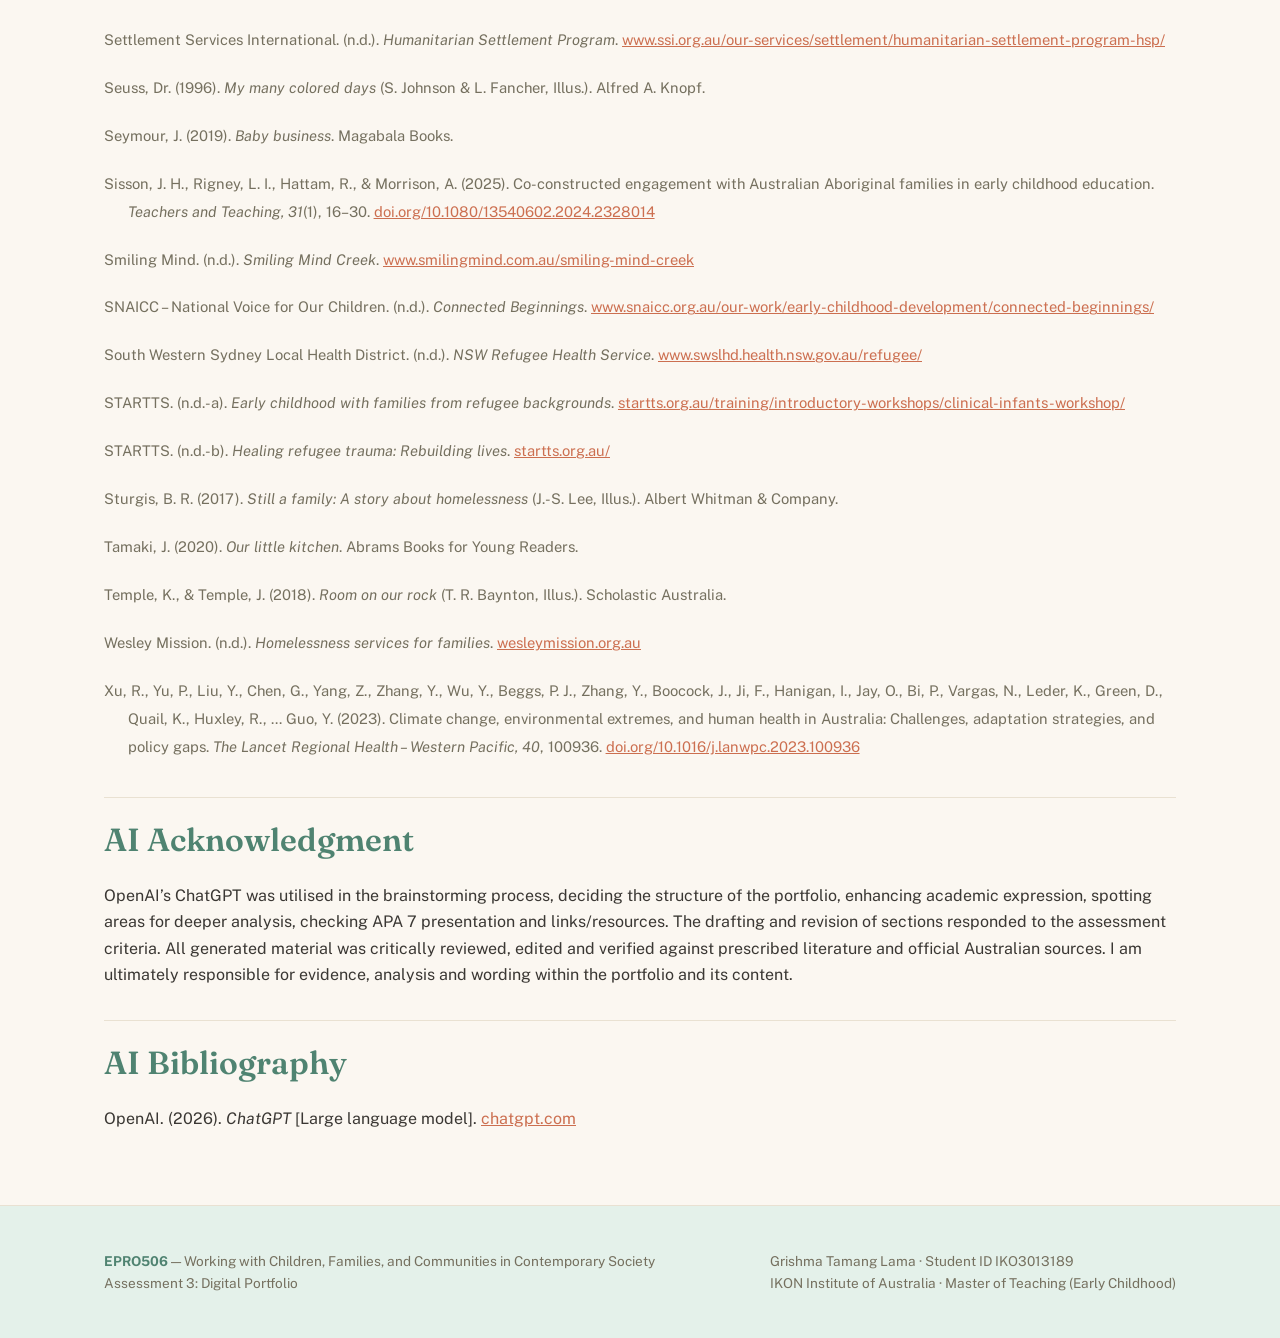
<file: references.html>
<!DOCTYPE html>
<html lang="en">
<head>
<meta charset="UTF-8">
<meta name="viewport" content="width=device-width, initial-scale=1.0">
<title>References — EPRO506 Digital Portfolio</title>
<link rel="preconnect" href="https://fonts.googleapis.com">
<link crossorigin="" href="https://fonts.gstatic.com" rel="preconnect"/>
<link href="https://fonts.googleapis.com/css2?family=Fraunces:opsz,wght@9..144,400;9..144,500;9..144,600&family=Public+Sans:wght@400;500;600;700&display=swap" rel="stylesheet">
<link rel="stylesheet" href="style.css">
<noscript><style>.reveal{opacity:1!important;transform:none!important;} .hero-anim{opacity:1!important;transform:none!important;}</style></noscript>
</head>
<body>
<a class="skip-link" href="#main">Skip to content</a>

<div class="ack-overlay" id="ackOverlay" role="dialog" aria-modal="true" aria-labelledby="ackTitle">
  <div class="ack-modal">
    <span class="eyebrow">Acknowledgement of Country</span>
    <h2 id="ackTitle">Before you begin</h2>
    <p>I acknowledge the Traditional Custodians of the lands upon which this digital portfolio exists and was presented. I recognise the way in which they continue to connect to country, culture, family and education, and I pay my respects to both past and present Elders.</p>
    <p>I honour Aboriginal and Torres Strait Islander peoples as the very first teachers and knowledge holders of these lands. Their cultures, languages, connections and actions remain strong and enduring. Sovereignty was never ceded, and this shapes the importance of respectful and inclusive practice with Aboriginal and Torres Strait Islander children, families and communities throughout this resource.</p>
    <button id="ackClose">Continue to the portfolio</button>
  </div>
</div>

<nav class="site-nav" aria-label="Primary navigation">
  <div class="container">
    <a class="brand" href="index.html">
      <svg viewBox="0 0 24 24" fill="none" stroke="currentColor" stroke-width="1.8"><path d="M4 20c2-6 6-9 8-9s6 3 8 9" stroke-linecap="round"/><circle cx="12" cy="6" r="3"/></svg>
      EPRO506 Portfolio
    </a>
    <button aria-controls="navLinks" aria-expanded="false" aria-label="Toggle menu" class="nav-toggle" id="navToggle"><span></span></button>
    <ul class="nav-links" id="navLinks">
      <li><a href="index.html">Home</a></li>
      <li><a href="economic.html">Economic</a></li>
      <li><a href="social.html">Social</a></li>
      <li><a href="cultural.html">Cultural &amp; Diversity</a></li>
      <li><a href="health.html">Health &amp; Wellbeing</a></li>
      <li><a href="crisis.html">Crisis &amp; Emergency</a></li>
      <li><a aria-current="page" class="active" href="references.html">References</a></li>
    </ul>
  </div>
</nav>

<main id="main">
  <div class="page-hero">
    <div class="container">
      <div class="content-wrap">
      <div class="icon-badge">
        <svg viewBox="0 0 24 24" fill="none" stroke="currentColor" stroke-width="1.6"><path d="M4 19.5A2.5 2.5 0 0 1 6.5 17H20"/><path d="M6.5 2H20v20H6.5A2.5 2.5 0 0 1 4 19.5v-15A2.5 2.5 0 0 1 6.5 2z"/></svg>
      </div>
      <span class="eyebrow">Portfolio-wide</span>
      <h1 tabindex="-1">References</h1>
      <p class="lead">A complete, alphabetised reference list combining every source cited across all five contexts, along with a disclosure of how AI was used in preparing this portfolio.</p>
      </div>
    </div>
  </div>

  <div class="jumpnav">
    <div class="container">
      <a href="#complete-references">Complete Reference List</a>
      <a href="#ai-acknowledgment">AI Acknowledgment</a>
      <a href="#ai-bibliography">AI Bibliography</a>
    </div>
  </div>

  <div class="container">

    <section class="section reveal" id="complete-references">
      <h2>Complete Reference List</h2>
      <p class="section-intro">This consolidated, alphabetised list combines every reference cited across all five context pages of this portfolio (Economic, Social, Cultural and Diversity, Health and Wellbeing, and Crisis and Emergency), with duplicate entries — sources cited in more than one context — merged into a single entry.</p>
      <div class="references-list">
<p class="ref-entry">
        1800RESPECT. (n.d.). <em>Children and violence</em>. <a href="https://1800respect.org.au/violence-and-abuse/children-and-young-people/children-and-violence/impacts" rel="noopener" target="_blank">1800respect.org.au/violence-and-abuse/children-and-young-people/children-and-violence/impacts</a></p>
<p class="ref-entry">
        ABC Kids listen. (2026, July 13). <em>A Littler Yarn with Jazz Money</em> [Audio podcast episode]. In <em>Little Yarns</em>. Australian Broadcasting Corporation. <a href="https://www.abc.net.au/kidslisten/programs/little-yarns/littler-yarn-jazz-money/106832514" rel="noopener" target="_blank">www.abc.net.au/kidslisten/programs/little-yarns/littler-yarn-jazz-money/106832514</a></p>
<p class="ref-entry">
        ABC Kids. (n.d.). <em>Mindfully Me</em>. <a href="https://iview.abc.net.au/show/play-school-mindfully-me" rel="noopener" target="_blank">iview.abc.net.au/show/play-school-mindfully-me</a></p>
<p class="ref-entry">
        AbSec. (n.d.). <em>Help for carers</em>. <a href="https://absec.org.au/help-for-carers/" rel="noopener" target="_blank">absec.org.au/help-for-carers/</a></p>
<p class="ref-entry">
        Audit Office of New South Wales. (2024). <em>Flood housing response</em>. <a href="https://www.audit.nsw.gov.au/our-work/reports/flood-housing-response" rel="noopener" target="_blank">www.audit.nsw.gov.au/our-work/reports/flood-housing-response</a></p>
<p class="ref-entry">
        Australian Broadcasting Corporation. (n.d.-a). <em>Play School: Acknowledgement of Country</em> [TV episode]. ABC Kids. <a href="https://www.abc.net.au/abckids/programs/play-school/extension-ideas/play-school-acknowledgement-of-country/11382434" rel="noopener" target="_blank">www.abc.net.au/abckids/programs/play-school/extension-ideas/play-school-acknowledgement-of-country/11382434</a></p>
<p class="ref-entry">
        Australian Broadcasting Corporation. (n.d.-b). <em>Play School Story Time: Amira's suitcase</em> [TV series episode]. ABC iview. <a href="https://iview.abc.net.au/show/play-school-story-time/series/5/video/CK2109H011S00" rel="noopener" target="_blank">iview.abc.net.au/show/play-school-story-time/series/5/video/CK2109H011S00</a></p>
<p class="ref-entry">
        Australian Broadcasting Corporation. (n.d.-c). <em>Play School: Hand in hand</em> [Video]. ABC Kids. <a href="https://www.abc.net.au/abckids/programs/play-school/extension-ideas/hand-in-hand/12384202" rel="noopener" target="_blank">www.abc.net.au/abckids/programs/play-school/extension-ideas/hand-in-hand/12384202</a></p>
<p class="ref-entry">
        Australian Bureau of Statistics. (2023). <em>National study of mental health and wellbeing, 2020–2022</em>. <a href="https://www.abs.gov.au/statistics/health/mental-health/national-study-mental-health-and-wellbeing/latest-release" rel="noopener" target="_blank">www.abs.gov.au/statistics/health/mental-health/national-study-mental-health-and-wellbeing/latest-release</a></p>
<p class="ref-entry">
        Australian Bureau of Statistics. (2026). <em>Marriages and divorces, Australia, 2025</em>. <a href="https://www.abs.gov.au/statistics/people/people-and-communities/marriages-and-divorces-australia/latest-release" rel="noopener" target="_blank">www.abs.gov.au/statistics/people/people-and-communities/marriages-and-divorces-australia/latest-release</a></p>
<p class="ref-entry">
        Australian Children's Education and Care Quality Authority. (2024a). <em>EYLF information sheet: Aboriginal and Torres Strait Islander perspectives</em>. <a href="https://www.acecqa.gov.au/eylf-information-sheet-aboriginal-and-torres-strait-islander-perspectives" rel="noopener" target="_blank">www.acecqa.gov.au/eylf-information-sheet-aboriginal-and-torres-strait-islander-perspectives</a></p>
<p class="ref-entry">
        Australian Children's Education and Care Quality Authority. (2024b). <em>EYLF information sheet: Cultural responsiveness</em>. <a href="https://www.acecqa.gov.au/information-sheet-eylf-practices-cultural-responsiveness" rel="noopener" target="_blank">www.acecqa.gov.au/information-sheet-eylf-practices-cultural-responsiveness</a></p>
<p class="ref-entry">
        Australian Government Attorney-General's Department. (2024). <em>Children and family law</em>. <a href="https://www.ag.gov.au/families-and-marriage/children-and-family-law" rel="noopener" target="_blank">www.ag.gov.au/families-and-marriage/children-and-family-law</a></p>
<p class="ref-entry">
        Australian Government Department of Education. (2022). <em>Belonging, being and becoming: The Early Years Learning Framework for Australia</em> (Version 2.0). <a href="https://www.acecqa.gov.au/sites/default/files/2023-01/EYLF-2022-V2.0.pdf" rel="noopener" target="_blank">acecqa.gov.au</a></p>
<p class="ref-entry">
        Australian Government Department of Education. (2022). <em>Belonging, being and becoming: The Early Years Learning Framework for Australia</em> (Version 2.0). <a href="https://www.acecqa.gov.au/sites/default/files/2023-01/EYLF-2022-V2.0.pdf" rel="noopener" target="_blank">www.acecqa.gov.au/sites/default/files/2023-01/EYLF-2022-V2.0.pdf</a></p>
<p class="ref-entry">
        Australian Government Department of Education. (2026). <em>3 Day Guarantee</em>. <a href="https://www.education.gov.au/early-childhood/providers/child-care-subsidy/3-day-guarantee" rel="noopener" target="_blank">education.gov.au</a></p>
<p class="ref-entry">
        Australian Government Department of Health. (2017). <em>National drug strategy 2017–2026</em>. <a href="https://www.health.gov.au/resources/publications/national-drug-strategy-2017-2026" rel="noopener" target="_blank">www.health.gov.au/resources/publications/national-drug-strategy-2017-2026</a></p>
<p class="ref-entry">
        Australian Government Department of Home Affairs. (2018). <em>National disaster risk reduction framework</em>. <a href="https://www.nema.gov.au/sites/default/files/2024-08/national-disaster-risk-reduction-framework.pdf" rel="noopener" target="_blank">www.nema.gov.au/sites/default/files/2024-08/national-disaster-risk-reduction-framework.pdf</a></p>
<p class="ref-entry">
        Australian Government Department of Home Affairs. (2026). <em>About the refugee and humanitarian program</em>. <a href="https://immi.homeaffairs.gov.au/what-we-do/refugee-and-humanitarian-program/about-the-program/about-the-program" rel="noopener" target="_blank">immi.homeaffairs.gov.au/what-we-do/refugee-and-humanitarian-program/about-the-program/about-the-program</a></p>
<p class="ref-entry">
        Australian Government Department of Social Services. (2022). <em>National plan to end violence against women and children 2022–2032</em>. <a href="https://www.dss.gov.au/national-plan-end-gender-based-violence/resource/national-plan-end-violence-against-women-and-children-2022-2032" rel="noopener" target="_blank">www.dss.gov.au/national-plan-end-gender-based-violence/resource/national-plan-end-violence-against-women-and-children-2022-2032</a></p>
<p class="ref-entry">
        Australian Government. (n.d.-a). <em>Family Relationship Advice Line</em>. <a href="https://www.familyrelationships.gov.au/talk-someone/advice-line" rel="noopener" target="_blank">www.familyrelationships.gov.au/talk-someone/advice-line</a></p>
<p class="ref-entry">
        Australian Government. (n.d.-b). <em>Family Relationship Centres</em>. <a href="https://www.familyrelationships.gov.au/talk-someone/centres" rel="noopener" target="_blank">www.familyrelationships.gov.au/talk-someone/centres</a></p>
<p class="ref-entry">
        Australian Government. (n.d.-c). <em>Family Relationships Online</em>. <a href="https://www.familyrelationships.gov.au/" rel="noopener" target="_blank">www.familyrelationships.gov.au/</a></p>
<p class="ref-entry">
        Australian Institute of Family Studies. (2019). <em>Parenting arrangements after separation</em>. <a href="https://aifs.gov.au/research/research-snapshots/parenting-arrangements-after-separation" rel="noopener" target="_blank">aifs.gov.au/research/research-snapshots/parenting-arrangements-after-separation</a></p>
<p class="ref-entry">
        Australian Institute of Family Studies. (2025). <em>Effective parenting programs: What does the evidence say?</em> <a href="https://aifs.gov.au/resources/policy-and-practice-papers/effective-parenting-programs-what-does-evidence-say" rel="noopener" target="_blank">aifs.gov.au/resources/policy-and-practice-papers/effective-parenting-programs-what-does-evidence-say</a></p>
<p class="ref-entry">
        Australian Institute of Health and Welfare. (2019). <em>The views of children and young people in out-of-home care: Overview of indicator results from the second national survey, 2018</em>. <a href="https://www.aihw.gov.au/reports/child-protection/views-of-children-young-people-oohc-2018/summary" rel="noopener" target="_blank">www.aihw.gov.au/reports/child-protection/views-of-children-young-people-oohc-2018/summary</a></p>
<p class="ref-entry">
        Australian Institute of Health and Welfare. (2025). <em>Stress and trauma</em>. <a href="https://www.aihw.gov.au/mental-health/topic-areas/health-wellbeing/stress-and-trauma" rel="noopener" target="_blank">www.aihw.gov.au/mental-health/topic-areas/health-wellbeing/stress-and-trauma</a></p>
<p class="ref-entry">
        Australian Institute of Health and Welfare. (2025, March 6). <em>Closing the Gap targets: Key findings and implications</em>. <a href="https://www.aihw.gov.au/reports/indigenous-australians/closing-the-gap-targets-key-findings-implications/contents/early-childhood-education" rel="noopener" target="_blank">www.aihw.gov.au/reports/indigenous-australians/closing-the-gap-targets-key-findings-implications/contents/early-childhood-education</a></p>
<p class="ref-entry">
        Australian Institute of Health and Welfare. (2025a). <em>Housing affordability</em>. <a href="https://www.aihw.gov.au/reports/australias-welfare/housing-affordability" rel="noopener" target="_blank">aihw.gov.au</a></p>
<p class="ref-entry">
        Australian Institute of Health and Welfare. (2025b). <em>Specialist homelessness services annual report 2024–25</em>. <a href="https://www.aihw.gov.au/reports/homelessness-services/specialist-homelessness-services-annual-report" rel="noopener" target="_blank">aihw.gov.au</a></p>
<p class="ref-entry">
        Australian Institute of Health and Welfare. (2026). <em>Child protection Australia 2024–25</em>. <a href="https://www.aihw.gov.au/reports/child-protection/child-protection-australia-2024-25/contents/summary" rel="noopener" target="_blank">www.aihw.gov.au/reports/child-protection/child-protection-australia-2024-25/contents/summary</a></p>
<p class="ref-entry">
        Australian Institute of Health and Welfare. (2026). <em>Children and young people</em>. <a href="https://www.aihw.gov.au/family-domestic-and-sexual-violence/population-groups/children-and-young-people" rel="noopener" target="_blank">www.aihw.gov.au/family-domestic-and-sexual-violence/population-groups/children-and-young-people</a></p>
<p class="ref-entry">
        Australian Red Cross. (n.d.-a). <em>Emergencies</em>. <a href="https://www.redcross.org.au/emergencies/" rel="noopener" target="_blank">www.redcross.org.au/emergencies/</a></p>
<p class="ref-entry">
        Australian Red Cross. (n.d.-b). <em>Resources for teachers</em>. <a href="https://www.redcross.org.au/emergencies/resources/resources-for-teachers/" rel="noopener" target="_blank">www.redcross.org.au/emergencies/resources/resources-for-teachers/</a></p>
<p class="ref-entry">
        Baker, E., Kaplun, C., &amp; Dadich, A. (2022). Services working together to support children and their families. In R. Grace, J. Bowes, &amp; C. Woodrow (Eds.), <em>Children, families and communities: Contexts and consequences</em> (6th ed., pp. 237–250). Oxford University Press.</p>
<p class="ref-entry">
        Barnardos Australia. (n.d.). <em>Foster care NSW &amp; ACT</em>. <a href="https://www.barnardos.org.au/foster-care/" rel="noopener" target="_blank">www.barnardos.org.au/foster-care/</a></p>
<p class="ref-entry">
        Barriault, S., Motz, M., Firasta, L., McDowell, H., Labelle, P. R., Poole, N., &amp; Racine, N. (2025). Effects of integrated programs for substance-involved mothers on infant and child development outcomes: A systematic review and meta-analysis. <em>Infant Mental Health Journal, 46</em>(6), 653–674. <a href="https://doi.org/10.1002/imhj.70029" rel="noopener" target="_blank">doi.org/10.1002/imhj.70029</a></p>
<p class="ref-entry">
        Beer, S. (2018). <em>Love makes a family</em>. Hardie Grant Children's Publishing.</p>
<p class="ref-entry">
        Beyond Blue. (n.d.). <em>Parenting and mental health</em>. <a href="https://www.beyondblue.org.au/mental-health/parenting" rel="noopener" target="_blank">www.beyondblue.org.au/mental-health/parenting</a></p>
<p class="ref-entry">
        Bravehearts. (n.d.). <em>Ditto's Keep Safe Adventure Show</em> [Educational show]. <a href="https://bravehearts.org.au/education/dittos-keep-safe-adventure-program/dittos-keep-safe-adventure-show/" rel="noopener" target="_blank">bravehearts.org.au/education/dittos-keep-safe-adventure-program/dittos-keep-safe-adventure-show/</a></p>
<p class="ref-entry">
        Briggs, A. (2020). <em>Our home, our heartbeat</em> (K. Moon &amp; R. Sarra, Illus.). Hardie Grant Children's Publishing.</p>
<p class="ref-entry">
        Bronfenbrenner, U. (1979). <em>The ecology of human development: Experiments by nature and design</em>. Harvard University Press.</p>
<p class="ref-entry">
        Campbell, B. M. (2003). <em>Sometimes my mommy gets angry</em> (E. B. Lewis, Illus.). G. P. Putnam's Sons.</p>
<p class="ref-entry">
        Children's Health Queensland. (2021, January 11). <em>Relaxing with Birdie</em> [Video]. <a href="https://www.childrens.health.qld.gov.au/our-work/birdies-tree-natural-disaster-recovery/relaxing-with-birdie" rel="noopener" target="_blank">www.childrens.health.qld.gov.au/our-work/birdies-tree-natural-disaster-recovery/relaxing-with-birdie</a></p>
<p class="ref-entry">
        Children's Health Queensland. (2023, March 6). <em>Birdie and the shelter</em> [Video]. <a href="https://www.childrens.health.qld.gov.au/resources/our-work/birdies-tree/birdie-and-the-shelter" rel="noopener" target="_blank">www.childrens.health.qld.gov.au/resources/our-work/birdies-tree/birdie-and-the-shelter</a></p>
<p class="ref-entry">
        Children's Health Queensland. (2025a, May). <em>Birdie and the fire</em>. <a href="https://www.childrens.health.qld.gov.au/our-work/birdies-tree-natural-disaster-recovery/birdies-tree-storybooks/birdie-and-the-fire" rel="noopener" target="_blank">www.childrens.health.qld.gov.au/our-work/birdies-tree-natural-disaster-recovery/birdies-tree-storybooks/birdie-and-the-fire</a></p>
<p class="ref-entry">
        Children's Health Queensland. (2025b, May). <em>Birdie and the flood</em>. <a href="https://www.childrens.health.qld.gov.au/our-work/birdies-tree-natural-disaster-recovery/birdies-tree-storybooks/birdie-and-the-flood" rel="noopener" target="_blank">www.childrens.health.qld.gov.au/our-work/birdies-tree-natural-disaster-recovery/birdies-tree-storybooks/birdie-and-the-flood</a></p>
<p class="ref-entry">
        Children's Health Queensland. (2025c, March). <em>Birdie's Tree</em>. <a href="https://www.childrens.health.qld.gov.au/our-work/birdies-tree-natural-disaster-recovery" rel="noopener" target="_blank">www.childrens.health.qld.gov.au/our-work/birdies-tree-natural-disaster-recovery</a></p>
<p class="ref-entry">
        Cibralic, S., Wu, W. T., Ahinkorah, B. O., Lam-Cassettari, C., Woolfenden, S., Kohlhoff, J., Grace, R., Kemp, L., Johnson, P., Murphy, E., Deering, A., Raman, S., &amp; Eapen, V. (2025). Systematic review and meta-analysis of home visiting interventions aimed at enhancing child mental health, psychosocial, and developmental outcomes in vulnerable families. <em>BMC Pediatrics, 25</em>, Article 314. <a href="https://doi.org/10.1186/s12887-025-05580-1" rel="noopener" target="_blank">doi.org/10.1186/s12887-025-05580-1</a></p>
<p class="ref-entry">
        Cologon, K., &amp; Hayden, J. (2017). Children in fragile contexts: An international perspective on early childhood in emergency and disaster situations. In R. Grace, K. Hodge, &amp; C. McMahon (Eds.), <em>Children, families and communities</em> (5th ed., pp. 337–357). Oxford University Press.</p>
<p class="ref-entry">
        Commonwealth of Australia. (2021). <em>Safe and Supported: The national framework for protecting Australia's children 2021–2031</em>. <a href="https://www.dss.gov.au/safe-and-supported-the-national-framework-for-protecting-australias-children-2021-2031" rel="noopener" target="_blank">www.dss.gov.au/safe-and-supported-the-national-framework-for-protecting-australias-children-2021-2031</a></p>
<p class="ref-entry">
        Council of Europe. (n.d.). <em>Kiko and the Hand</em> [TV spot]. <a href="https://www.coe.int/en/web/children/kiko-and-the-hand" rel="noopener" target="_blank">www.coe.int/en/web/children/kiko-and-the-hand</a></p>
<p class="ref-entry">
        De la Peña, M. (2015). <em>Last stop on Market Street</em> (C. Robinson, Illus.). G. P. Putnam's Sons.</p>
<p class="ref-entry">
        Doerrfeld, C. (2018). <em>The rabbit listened</em>. Dial Books.</p>
<p class="ref-entry">
        Emerging Minds. (n.d.). <em>Community Trauma Toolkit</em>. <a href="https://emergingminds.com.au/resources/toolkits/community-trauma-toolkit/" rel="noopener" target="_blank">emergingminds.com.au/resources/toolkits/community-trauma-toolkit/</a></p>
<p class="ref-entry">
        Emerging Minds. (n.d.). <em>Emerging Minds</em>. <a href="https://emergingminds.com.au/" rel="noopener" target="_blank">emergingminds.com.au/</a></p>
<p class="ref-entry">
        Emerging Minds. (n.d.). <em>Understanding the mental health and wellbeing of children in out-of-home care</em>. <a href="https://emergingminds.com.au/resources/understanding-the-mental-health-and-wellbeing-of-children-in-out-of-home-care/" rel="noopener" target="_blank">emergingminds.com.au/resources/understanding-the-mental-health-and-wellbeing-of-children-in-out-of-home-care/</a></p>
<p class="ref-entry">
        Evans, J. (2014). <em>How are you feeling today, Baby Bear? Exploring big feelings after living in a stormy home</em> (L. Jackson, Illus.). Jessica Kingsley Publishers.</p>
<p class="ref-entry">
        Family Drug Support Australia. (n.d.). <em>Family Drug Support</em>. <a href="https://www.fds.org.au/" rel="noopener" target="_blank">www.fds.org.au/</a></p>
<p class="ref-entry">
        Foundation House. (n.d.). <em>Early Years</em>. <a href="https://foundationhouse.org.au/specialised-programs/early-years/" rel="noopener" target="_blank">foundationhouse.org.au/specialised-programs/early-years/</a></p>
<p class="ref-entry">
        Gilman, J. L. (2008). <em>Murphy's three homes: A story for children in foster care</em> (K. O'Malley, Illus.). Magination Press.</p>
<p class="ref-entry">
        Goemans, A., van Geel, M., &amp; Vedder, P. (2015). Over three decades of longitudinal research on the development of foster children: A meta-analysis. <em>Child Abuse &amp; Neglect, 42</em>, 121–134. <a href="https://doi.org/10.1016/j.chiabu.2015.02.003" rel="noopener" target="_blank">doi.org/10.1016/j.chiabu.2015.02.003</a></p>
<p class="ref-entry">
        Good Shepherd Australia New Zealand. (n.d.). <em>No interest loans</em>. <a href="https://goodshep.org.au/services/nils/" rel="noopener" target="_blank">goodshep.org.au</a></p>
<p class="ref-entry">
        Grace, R., &amp; Menzies, K. (2022). The Stolen Generations of Aboriginal and Torres Strait Islander children: Understanding the impact of cultural hegemony in policy and intervention. In R. Grace, J. Bowes, &amp; C. Woodrow (Eds.), <em>Children, families and communities: Contexts and consequences</em> (6th ed., pp. 194–210). Oxford University Press.</p>
<p class="ref-entry">
        Grace, R., Townley, C., &amp; Woodrow, C. (2022). Understanding the child in context: An ecological approach to child development. In R. Grace, J. Bowes, &amp; C. Woodrow (Eds.), <em>Children, families and communities: Contexts and consequences</em> (6th ed., pp. 2–13). Oxford University Press.</p>
<p class="ref-entry">
        Gray, K. (2009). <em>Mum and Dad glue</em> (L. Wildish, Illus.). Hodder Children's Books.</p>
<p class="ref-entry">
        Healthdirect Australia. (n.d.). <em>Service finder</em>. <a href="https://www.healthdirect.gov.au/australian-health-services" rel="noopener" target="_blank">www.healthdirect.gov.au/australian-health-services</a></p>
<p class="ref-entry">
        Homes NSW. (2025). <em>NSW Homelessness Strategy 2025–2035</em>. <a href="https://www.nsw.gov.au/departments-and-agencies/homes-nsw/nsw-government-response-to-homelessness/nsw-homelessness-strategy-2025-2035" rel="noopener" target="_blank">nsw.gov.au</a></p>
<p class="ref-entry">
        Infoxchange. (n.d.). <em>Ask Izzy</em>. <a href="https://askizzy.org.au/" rel="noopener" target="_blank">askizzy.org.au</a></p>
<p class="ref-entry">
        Johnson, B. E., &amp; Ray, W. A. (2016). Family systems theory. In C. L. Shehan (Ed.), <em>The Wiley Blackwell encyclopedia of family studies</em> (pp. 782–787). Wiley. <a href="https://doi.org/10.1002/9781119085621.wbefs130" rel="noopener" target="_blank">doi.org/10.1002/9781119085621.wbefs130</a></p>
<p class="ref-entry">
        Kobald, I. (2014). <em>My two blankets</em> (F. Blackwood, Illus.). Little Hare.</p>
<p class="ref-entry">
        Landi, G., Pakenham, K. I., Bao, Z., Cattivelli, R., Crocetti, E., Tossani, E., &amp; Grandi, S. (2025). Efficacy of psychosocial interventions for young offspring of parents with a serious physical or mental illness: Systematic review and meta-analysis. <em>Clinical Psychology Review, 118</em>, Article 102569. <a href="https://doi.org/10.1016/j.cpr.2025.102569" rel="noopener" target="_blank">doi.org/10.1016/j.cpr.2025.102569</a></p>
<p class="ref-entry">
        Lau, W., Silove, D., Edwards, B., Forbes, D., Bryant, R., McFarlane, A., Hadzi-Pavlovic, D., Steel, Z., Nickerson, A., Van Hooff, M., Felmingham, K., Cowlishaw, S., Alkemade, N., Kartal, D., &amp; O'Donnell, M. (2018). Adjustment of refugee children and adolescents in Australia: Outcomes from wave three of the Building a New Life in Australia study. <em>BMC Medicine, 16</em>, Article 157. <a href="https://doi.org/10.1186/s12916-018-1124-5" rel="noopener" target="_blank">doi.org/10.1186/s12916-018-1124-5</a></p>
<p class="ref-entry">
        Llenas, A. (2018). <em>The color monster</em>. Little, Brown Books for Young Readers.</p>
<p class="ref-entry">
        Masurel, C. (2001). <em>Two homes</em> (K. M. Denton, Illus.). Candlewick Press.</p>
<p class="ref-entry">
        McMahon, C., &amp; Camberis, A.-L. (2017). Family as the primary context of children's development. In R. Grace, K. Hodge, &amp; C. McMahon (Eds.), <em>Children, families and communities</em> (5th ed., pp. 119–143). Oxford University Press.</p>
<p class="ref-entry">
        Moore, T. G., McDonald, M., Carlon, L., &amp; O'Rourke, K. (2015). Early childhood development and the social determinants of health inequities. <em>Health Promotion International, 30</em>(Suppl. 2), ii102–ii115. <a href="https://doi.org/10.1093/heapro/dav031" rel="noopener" target="_blank">doi.org/10.1093/heapro/dav031</a></p>
<p class="ref-entry">
        National Debt Helpline. (n.d.). <em>Financial counselling</em>. <a href="https://ndh.org.au/financial-counselling/" rel="noopener" target="_blank">ndh.org.au</a></p>
<p class="ref-entry">
        National Mental Health Commission. (2021). <em>The national children's mental health and wellbeing strategy</em>. <a href="https://www.mentalhealthcommission.gov.au/projects/childrens-strategy" rel="noopener" target="_blank">www.mentalhealthcommission.gov.au/projects/childrens-strategy</a></p>
<p class="ref-entry">
        National Scientific Council on the Developing Child. (2020). <em>Connecting the brain to the rest of the body: Early childhood development and lifelong health are deeply intertwined</em> (Working Paper No. 15). Center on the Developing Child at Harvard University. <a href="https://developingchild.harvard.edu/resources/working-paper/connecting-the-brain-to-the-rest-of-the-body-early-child-development-and-lifelong-health-are-deeply-intertwined/" rel="noopener" target="_blank">developingchild.harvard.edu/resources/working-paper/connecting-the-brain-to-the-rest-of-the-body-early-child-development-and-lifelong-health-are-deeply-intertwined/</a></p>
<p class="ref-entry">
        NSW Aboriginal Education Consultative Group. (n.d.). <em>Early years support</em>. <a href="https://www.aecg.nsw.edu.au/early-years-support" rel="noopener" target="_blank">www.aecg.nsw.edu.au/early-years-support</a></p>
<p class="ref-entry">
        NSW Department of Communities and Justice. (2022). <em>NSW domestic and family violence plan 2022–2027</em>. <a href="https://dcj.nsw.gov.au/service-providers/supporting-family-domestic-sexual-violence-services/domestic-family-sexual-violence-plans-and-strategies/nsw-sexual-violence-plan-and-domestic-and-family-violence-plan.html" rel="noopener" target="_blank">dcj.nsw.gov.au/service-providers/supporting-family-domestic-sexual-violence-services/domestic-family-sexual-violence-plans-and-strategies/nsw-sexual-violence-plan-and-domestic-and-family-violence-plan.html</a></p>
<p class="ref-entry">
        NSW Department of Communities and Justice. (2024). <em>NSW Domestic Violence Line</em>. <a href="https://dcj.nsw.gov.au/children-and-families/family-domestic-and-sexual-violence/domestic--family-and-sexual-violence-support-contacts/nsw-domestic-violence-line.html" rel="noopener" target="_blank">dcj.nsw.gov.au/children-and-families/family-domestic-and-sexual-violence/domestic--family-and-sexual-violence-support-contacts/nsw-domestic-violence-line.html</a></p>
<p class="ref-entry">
        NSW Department of Communities and Justice. (2024). <em>The mandatory reporter guide (MRG)</em>. <a href="https://dcj.nsw.gov.au/children-and-families/protecting-our-kids/mandatory-reporters/mandatory-reporters--what-to-report-and-when/the-mandatory-reporter-guide--mrg-.html" rel="noopener" target="_blank">dcj.nsw.gov.au/children-and-families/protecting-our-kids/mandatory-reporters/mandatory-reporters--what-to-report-and-when/the-mandatory-reporter-guide--mrg-.html</a></p>
<p class="ref-entry">
        NSW Department of Communities and Justice. (2025, July 8). <em>Aboriginal Child and Family Centres</em>. <a href="https://dcj.nsw.gov.au/service-providers/working-with-us/how-we-work-with-you/aboriginal-community-controlled-organisations/aboriginal-child-and-family-centres.html" rel="noopener" target="_blank">dcj.nsw.gov.au/service-providers/working-with-us/how-we-work-with-you/aboriginal-community-controlled-organisations/aboriginal-child-and-family-centres.html</a></p>
<p class="ref-entry">
        NSW Department of Communities and Justice. (2026). <em>Accountability and transparency: Historic reforms to foster care</em> [Media release]. <a href="https://dcj.nsw.gov.au/news-and-media/media-releases/2026/accountability-and-transparency--historic-reforms-to-foster-care.html" rel="noopener" target="_blank">dcj.nsw.gov.au/news-and-media/media-releases/2026/accountability-and-transparency--historic-reforms-to-foster-care.html</a></p>
<p class="ref-entry">
        NSW Department of Communities and Justice. (n.d.-a). <em>Out-of-home care and Permanency Support Program</em>. <a href="https://dcj.nsw.gov.au/service-providers/oohc-and-permanency-support-services.html" rel="noopener" target="_blank">dcj.nsw.gov.au/service-providers/oohc-and-permanency-support-services.html</a></p>
<p class="ref-entry">
        NSW Department of Communities and Justice. (n.d.-b). <em>Support for foster carers</em>. <a href="https://www.nsw.gov.au/community-services/foster-relative-and-kinship-care/become-a-foster-carer/support-for-foster-carers" rel="noopener" target="_blank">www.nsw.gov.au/community-services/foster-relative-and-kinship-care/become-a-foster-carer/support-for-foster-carers</a></p>
<p class="ref-entry">
        NSW Department of Education. (2026). <em>First Steps Aboriginal Children's Early Learning Strategy 2026–2030</em>. <a href="https://education.nsw.gov.au/content/dam/main-education/early-childhood-education/operating-an-early-childhood-education-service/media/documents/making-services-accessible-for-all-children/First_Steps_Strategy_2026_-_2030.PDF" rel="noopener" target="_blank">education.nsw.gov.au/content/dam/main-education/early-childhood-education/operating-an-early-childhood-education-service/media/documents/making-services-accessible-for-all-children/First_Steps_Strategy_2026_-_2030.PDF</a></p>
<p class="ref-entry">
        NSW Department of Education. (2026). <em>Start Strong for families</em>. <a href="https://education.nsw.gov.au/early-childhood-education/operating-an-early-childhood-education-service/grants-and-funded-programs/start-strong-funding/start-strong-for-families" rel="noopener" target="_blank">education.nsw.gov.au</a></p>
<p class="ref-entry">
        NSW Government. (n.d.). <em>If you're homeless or at risk of losing your home</em>. <a href="https://www.nsw.gov.au/housing-and-construction/social-affordable/emergency-housing/homelessness" rel="noopener" target="_blank">nsw.gov.au</a></p>
<p class="ref-entry">
        NSW Health. (2022). <em>NSW Refugee Health Plan 2022–2027</em>. <a href="https://www.health.nsw.gov.au/multicultural/Pages/refugee-health-plan.aspx" rel="noopener" target="_blank">www.health.nsw.gov.au/multicultural/Pages/refugee-health-plan.aspx</a></p>
<p class="ref-entry">
        NSW Health. (2026). <em>Child and family health services</em>. <a href="https://www.health.nsw.gov.au/child-family-health-services" rel="noopener" target="_blank">health.nsw.gov.au</a></p>
<p class="ref-entry">
        NSW Health. (n.d.). <em>Child and family health services</em>. <a href="https://www.health.nsw.gov.au/child-family-health-services" rel="noopener" target="_blank">www.health.nsw.gov.au/child-family-health-services</a></p>
<p class="ref-entry">
        NSW Ministry of Health. (2019). <em>The first 2000 days framework</em> (PD2019_008). <a href="https://www1.health.nsw.gov.au/pds/ActivePDSDocuments/PD2019_008.pdf" rel="noopener" target="_blank">www1.health.nsw.gov.au/pds/ActivePDSDocuments/PD2019_008.pdf</a></p>
<p class="ref-entry">
        NSW Ministry of Health. (n.d.). <em>Alcohol and Drug Information Service</em>. <a href="https://yourroom.health.nsw.gov.au/getting-help/Pages/ADIS.aspx" rel="noopener" target="_blank">yourroom.health.nsw.gov.au/getting-help/Pages/ADIS.aspx</a></p>
<p class="ref-entry">
        NSW Reconstruction Authority. (2024). <em>State disaster mitigation plan</em>. <a href="https://www.nsw.gov.au/departments-and-agencies/nsw-reconstruction-authority/about-us/reducing-risk-adaptation-and-mitigation/disaster-adaptation-plans/guidelines/state-disaster-mitigation-plan" rel="noopener" target="_blank">www.nsw.gov.au/departments-and-agencies/nsw-reconstruction-authority/about-us/reducing-risk-adaptation-and-mitigation/disaster-adaptation-plans/guidelines/state-disaster-mitigation-plan</a></p>
<p class="ref-entry">
        NSW State Emergency Service. (n.d.). <em>NSW State Emergency Service</em>. <a href="https://www.ses.nsw.gov.au/" rel="noopener" target="_blank">www.ses.nsw.gov.au/</a></p>
<p class="ref-entry">
        O'Neill, D. (2021). <em>Saturday at the food pantry</em> (B. Magro, Illus.). Albert Whitman &amp; Company.</p>
<p class="ref-entry">
        Orr, C., Sims, S., Fisher, C., O'Donnell, M., Preen, D., Glauert, R., Milroy, H., &amp; Garwood, S. (2022). <em>Investigating the mental health of children exposed to domestic and family violence through the use of linked police data and health records</em> (Research report 10/2022). Australia's National Research Organisation for Women's Safety. <a href="https://www.anrows.org.au/publication/investigating-the-mental-health-of-children-exposed-to-domestic-and-family-violence-through-the-use-of-linked-police-data-and-health-records/read/" rel="noopener" target="_blank">www.anrows.org.au/publication/investigating-the-mental-health-of-children-exposed-to-domestic-and-family-violence-through-the-use-of-linked-police-data-and-health-records/read/</a></p>
<p class="ref-entry">
        Raising Children Network. (2024). <em>Separation or divorce: Helping children and pre-teens adjust</em>. <a href="https://raisingchildren.net.au/grown-ups/family-diversity/parenting-after-separation-divorce/helping-children-adjust-separation" rel="noopener" target="_blank">raisingchildren.net.au/grown-ups/family-diversity/parenting-after-separation-divorce/helping-children-adjust-separation</a></p>
<p class="ref-entry">
        Raising Children Network. (n.d.). <em>Parenting and mental health</em>. <a href="https://raisingchildren.net.au/grown-ups/family-life/parenting-and-mental-health" rel="noopener" target="_blank">raisingchildren.net.au/grown-ups/family-life/parenting-and-mental-health</a></p>
<p class="ref-entry">
        Reconciliation Australia. (n.d.). <em>Narragunnawali curriculum resources</em>. <a href="https://www.narragunnawali.org.au/curriculum-resources?year=1" rel="noopener" target="_blank">www.narragunnawali.org.au/curriculum-resources?year=1</a></p>
<p class="ref-entry">
        Sanagavarapu, P. (2022). Refugee children: Supporting families in transitions. In R. Grace, J. Bowes, &amp; C. Woodrow (Eds.), <em>Children, families and communities: Contexts and consequences</em> (6th ed., pp. 78–94). Oxford University Press.</p>
<p class="ref-entry">
        Sanders, J. (2011). <em>Some secrets should never be kept</em> (C. Smith, Illus.). Upload Publishing.
      </p>
<p class="ref-entry">
        Services Australia. (2024). <em>Social work services</em>. <a href="https://www.servicesaustralia.gov.au/social-work-services" rel="noopener" target="_blank">servicesaustralia.gov.au</a></p>
<p class="ref-entry">
        Sesame Street in Communities. (2019, May 23). <em>Sesame Street: Foster care</em> [Video]. YouTube. <a href="https://www.youtube.com/watch?v=GF2w5qdn1-o" rel="noopener" target="_blank">www.youtube.com/watch?v=GF2w5qdn1-o</a></p>
<p class="ref-entry">
        Sesame Street in Communities. (2020, May 5). <em>A place for you</em> [Video]. YouTube. <a href="https://www.youtube.com/watch?v=yy7eUsUCxYs" rel="noopener" target="_blank">www.youtube.com/watch?v=yy7eUsUCxYs</a></p>
<p class="ref-entry">
        Sesame Street in Communities. (2021, January 21). <em>Adjusting to two homes</em> [Video]. YouTube. <a href="https://www.youtube.com/watch?v=7rbHzJIxHWg" rel="noopener" target="_blank">www.youtube.com/watch?v=7rbHzJIxHWg</a>
</p>
<p class="ref-entry">
        Sesame Street. (2021, January 21). <em>Abby Cadabby shares her experience with her parents' divorce</em> [Video]. YouTube. <a href="https://www.youtube.com/watch?v=ajIPuwRSZRE" rel="noopener" target="_blank">www.youtube.com/watch?v=ajIPuwRSZRE</a></p>
<p class="ref-entry">
        Sesame Workshop. (2019, October 10). <em>It's not your fault</em> [Video]. YouTube. <a href="https://www.youtube.com/watch?v=0sjZ8ngKDHI" rel="noopener" target="_blank">www.youtube.com/watch?v=0sjZ8ngKDHI</a></p>
<p class="ref-entry">
        Sesame Workshop. (2019, October 10). <em>Lending a hand</em> [Video]. YouTube. <a href="https://www.youtube.com/watch?v=5pfuEqGhREA" rel="noopener" target="_blank">www.youtube.com/watch?v=5pfuEqGhREA</a></p>
<p class="ref-entry">
        Sesame Workshop. (n.d.). <em>Dot to dot</em> [Video]. YouTube. <a href="https://www.youtube.com/watch?v=sB_fJ9BuDmg" rel="noopener" target="_blank">www.youtube.com/watch?v=sB_fJ9BuDmg</a></p>
<p class="ref-entry">
        Sesame Workshop. (n.d.). <em>Home is…</em> [Video]. YouTube. <a href="https://www.youtube.com/watch?v=Axv1qGINuJA" rel="noopener" target="_blank">www.youtube.com/watch?v=Axv1qGINuJA</a></p>
<p class="ref-entry">
        Sesame Workshop. (n.d.). <em>Homelessness</em>. <a href="https://sesameworkshop.org/topics/homelessness/" rel="noopener" target="_blank">sesameworkshop.org</a></p>
<p class="ref-entry">
        Sesame Workshop. (n.d.). <em>Ribbons of hope</em> [Video]. YouTube. <a href="https://www.youtube.com/watch?v=W98FQXMSWL4" rel="noopener" target="_blank">www.youtube.com/watch?v=W98FQXMSWL4</a></p>
<p class="ref-entry">
        Sesame Workshop. (n.d.). <em>Wants and needs with Bert and Ernie: Financial education for kids</em> [Video]. YouTube. <a href="https://www.youtube.com/watch?v=8X03VasFY38" rel="noopener" target="_blank">www.youtube.com/watch?v=8X03VasFY38</a></p>
<p class="ref-entry">
        Settlement Services International. (n.d.). <em>Humanitarian Settlement Program</em>. <a href="https://www.ssi.org.au/our-services/settlement/humanitarian-settlement-program-hsp/" rel="noopener" target="_blank">www.ssi.org.au/our-services/settlement/humanitarian-settlement-program-hsp/</a></p>
<p class="ref-entry">
        Seuss, Dr. (1996). <em>My many colored days</em> (S. Johnson &amp; L. Fancher, Illus.). Alfred A. Knopf.</p>
<p class="ref-entry">
        Seymour, J. (2019). <em>Baby business</em>. Magabala Books.</p>
<p class="ref-entry">
        Sisson, J. H., Rigney, L. I., Hattam, R., &amp; Morrison, A. (2025). Co-constructed engagement with Australian Aboriginal families in early childhood education. <em>Teachers and Teaching, 31</em>(1), 16–30. <a href="https://doi.org/10.1080/13540602.2024.2328014" rel="noopener" target="_blank">doi.org/10.1080/13540602.2024.2328014</a></p>
<p class="ref-entry">
        Smiling Mind. (n.d.). <em>Smiling Mind Creek</em>. <a href="https://www.smilingmind.com.au/smiling-mind-creek" rel="noopener" target="_blank">www.smilingmind.com.au/smiling-mind-creek</a>
</p>
<p class="ref-entry">
        SNAICC – National Voice for Our Children. (n.d.). <em>Connected Beginnings</em>. <a href="https://www.snaicc.org.au/our-work/early-childhood-development/connected-beginnings/" rel="noopener" target="_blank">www.snaicc.org.au/our-work/early-childhood-development/connected-beginnings/</a></p>
<p class="ref-entry">
        South Western Sydney Local Health District. (n.d.). <em>NSW Refugee Health Service</em>. <a href="https://www.swslhd.health.nsw.gov.au/refugee/" rel="noopener" target="_blank">www.swslhd.health.nsw.gov.au/refugee/</a></p>
<p class="ref-entry">
        STARTTS. (n.d.-a). <em>Early childhood with families from refugee backgrounds</em>. <a href="https://startts.org.au/training/introductory-workshops/clinical-infants-workshop/" rel="noopener" target="_blank">startts.org.au/training/introductory-workshops/clinical-infants-workshop/</a></p>
<p class="ref-entry">
        STARTTS. (n.d.-b). <em>Healing refugee trauma: Rebuilding lives</em>. <a href="https://startts.org.au/" rel="noopener" target="_blank">startts.org.au/</a></p>
<p class="ref-entry">
        Sturgis, B. R. (2017). <em>Still a family: A story about homelessness</em> (J.-S. Lee, Illus.). Albert Whitman &amp; Company.</p>
<p class="ref-entry">
        Tamaki, J. (2020). <em>Our little kitchen</em>. Abrams Books for Young Readers.</p>
<p class="ref-entry">
        Temple, K., &amp; Temple, J. (2018). <em>Room on our rock</em> (T. R. Baynton, Illus.). Scholastic Australia.
      </p>
<p class="ref-entry">
        Wesley Mission. (n.d.). <em>Homelessness services for families</em>. <a href="https://www.wesleymission.org.au/get-support/housing-and-homelessness/homelessness-services-for-families/" rel="noopener" target="_blank">wesleymission.org.au</a>
</p>
<p class="ref-entry">
        Xu, R., Yu, P., Liu, Y., Chen, G., Yang, Z., Zhang, Y., Wu, Y., Beggs, P. J., Zhang, Y., Boocock, J., Ji, F., Hanigan, I., Jay, O., Bi, P., Vargas, N., Leder, K., Green, D., Quail, K., Huxley, R., … Guo, Y. (2023). Climate change, environmental extremes, and human health in Australia: Challenges, adaptation strategies, and policy gaps. <em>The Lancet Regional Health – Western Pacific, 40</em>, 100936. <a href="https://doi.org/10.1016/j.lanwpc.2023.100936" rel="noopener" target="_blank">doi.org/10.1016/j.lanwpc.2023.100936</a></p>
      </div>
    </section>

    <section class="section reveal" id="ai-acknowledgment">
      <h2>AI Acknowledgment</h2>
      <p>OpenAI’s ChatGPT was utilised in the brainstorming process, deciding the structure of the portfolio, enhancing academic expression, spotting areas for deeper analysis, checking APA 7 presentation and links/resources. The drafting and revision of sections responded to the assessment criteria. All generated material was critically reviewed, edited and verified against prescribed literature and official Australian sources. I am ultimately responsible for evidence, analysis and wording within the portfolio and its content.</p>
    </section>

    <section class="section reveal" id="ai-bibliography">
      <h2>AI Bibliography</h2>
      <p class="ref-entry">OpenAI. (2026). <em>ChatGPT</em> [Large language model]. <a href="https://chatgpt.com/" target="_blank" rel="noopener">chatgpt.com</a></p>
    </section>

  </div>
</main>

<footer class="site-footer">
  <div class="container">
    <div><strong>EPRO506</strong> — Working with Children, Families, and Communities in Contemporary Society<br>Assessment 3: Digital Portfolio</div>
    <div>Grishma Tamang Lama · Student ID IKO3013189<br>IKON Institute of Australia · Master of Teaching (Early Childhood)</div>
  </div>
</footer>

<script src="script.js"></script>
</body>
</html>
</file>
<file: style.css>
/* ============ Design tokens — pastel palette ============ */
:root {
  --bg: #FBF7F1;
  --surface: #FFFFFF;
  --surface-tint: #F2EEE3;
  --ink: #3A3733;
  --ink-soft: #75705F;
  --primary: #74A794;
  --primary-light: #CFE6DA;
  --primary-lighter: #E4F1EA;
  --primary-dark: #4F8371;
  --accent: #E2896B;
  --accent-dark: #CC6F50;
  --accent-soft: #F0C179;
  --sage: #A8C3B4;
  --rose: #E3A9A0;
  --sky: #A9C6D8;
  --border: #E9E1D2;
  --shadow: 0 14px 34px -16px rgba(79, 131, 113, 0.35);
  --radius: 16px;
  --radius-sm: 10px;
  --serif: "Fraunces", Georgia, serif;
  --sans: "Public Sans", -apple-system, "Segoe UI", sans-serif;
}

* { box-sizing: border-box; }
html { scroll-behavior: smooth; }
@media (prefers-reduced-motion: reduce) {
  html { scroll-behavior: auto; }
  *, *::before, *::after { animation-duration: 0.01ms !important; animation-iteration-count: 1 !important; transition-duration: 0.01ms !important; }
}

body {
  margin: 0;
  font-family: var(--sans);
  color: var(--ink);
  background: var(--bg);
  line-height: 1.65;
  -webkit-font-smoothing: antialiased;
}

h1, h2, h3, h4 { font-family: var(--serif); color: var(--primary-dark); margin: 0 0 0.5em; font-weight: 600; }
h1 { font-size: clamp(2.2rem, 5vw, 3.4rem); line-height: 1.05; font-weight: 500; }
h2 { font-size: clamp(1.5rem, 3vw, 2rem); }
h3 { font-size: 1.25rem; }
p { margin: 0 0 1em; }
a { color: var(--accent-dark); }
a:focus-visible, button:focus-visible, .card:focus-visible { outline: 3px solid var(--accent-soft); outline-offset: 3px; }
h1:focus { outline: 3px solid var(--accent-soft); outline-offset: 4px; }

.eyebrow {
  font-family: var(--sans);
  text-transform: uppercase;
  letter-spacing: 0.14em;
  font-size: 0.72rem;
  font-weight: 700;
  color: var(--primary-dark);
}

.container { max-width: 1120px; margin: 0 auto; padding: 0 24px; }

/* ============ Top navigation ============ */
.site-nav {
  position: sticky; top: 0; z-index: 40;
  background: var(--primary-light);
  border-bottom: 1px solid var(--border);
  box-shadow: 0 2px 14px rgba(79,131,113,0.08);
}
.site-nav .container { display: flex; align-items: center; justify-content: space-between; height: 68px; gap: 16px; }
.site-nav .brand { display: flex; align-items: center; gap: 10px; color: var(--primary-dark); text-decoration: none; font-family: var(--serif); font-size: 1.15rem; font-weight: 600; flex-shrink: 0; }
.site-nav .brand svg { width: 26px; height: 26px; }
.nav-links { display: flex; gap: 4px; list-style: none; margin: 0; padding: 0; flex-wrap: wrap; }
.nav-links a {
  color: var(--primary-dark);
  text-decoration: none;
  font-size: 0.88rem;
  font-weight: 700;
  padding: 9px 15px;
  border-radius: 999px;
  transition: background 0.2s, color 0.2s;
  white-space: nowrap;
}
.nav-links a:hover { background: rgba(255,255,255,0.6); }
.nav-links a.active { background: var(--accent); color: #fff; }
.nav-toggle { display: none; }

@media (max-width: 900px) {
  .nav-links { position: fixed; top: 68px; left: 0; right: 0; background: var(--primary-light); flex-direction: column; padding: 8px; gap: 2px; max-height: 0; overflow: hidden; transition: max-height 0.3s ease; border-bottom: 1px solid var(--border); }
  .nav-links.open { max-height: 480px; padding: 12px; }
  .nav-links a { display: block; padding: 12px 14px; }
  .nav-toggle {
    display: flex; align-items: center; justify-content: center;
    width: 40px; height: 40px; background: none; border: none; cursor: pointer;
  }
  .nav-toggle span, .nav-toggle span::before, .nav-toggle span::after {
    content: ''; display: block; width: 22px; height: 2px; background: var(--primary-dark); position: relative; transition: 0.2s;
  }
  .nav-toggle span::before { position: absolute; top: -7px; }
  .nav-toggle span::after { position: absolute; top: 7px; }
}

/* ============ Acknowledgement popup ============ */
.ack-overlay {
  position: fixed; inset: 0; z-index: 100;
  background: rgba(58, 55, 51, 0.45);
  backdrop-filter: blur(2px);
  display: flex; align-items: center; justify-content: center;
  padding: 20px;
  opacity: 0; pointer-events: none;
  transition: opacity 0.35s ease;
}
.ack-overlay.visible { opacity: 1; pointer-events: auto; }
.ack-modal {
  background: var(--surface);
  border-radius: var(--radius);
  max-width: 560px;
  width: 100%;
  padding: 40px 36px 32px;
  box-shadow: 0 30px 60px -20px rgba(0,0,0,0.25);
  transform: translateY(18px) scale(0.98);
  opacity: 0;
  transition: transform 0.4s cubic-bezier(.2,.8,.2,1), opacity 0.4s ease;
  border-top: 6px solid var(--accent-soft);
}
.ack-overlay.visible .ack-modal { transform: translateY(0) scale(1); opacity: 1; }
.ack-modal .eyebrow { display: block; margin-bottom: 10px; }
.ack-modal h2 { font-size: 1.5rem; margin-bottom: 14px; }
.ack-modal p { color: var(--ink-soft); font-size: 0.98rem; }
.ack-modal button {
  margin-top: 12px;
  background: var(--primary-dark);
  color: #fff;
  border: none;
  padding: 12px 26px;
  border-radius: 999px;
  font-family: var(--sans);
  font-weight: 700;
  font-size: 0.92rem;
  cursor: pointer;
  transition: background 0.2s, transform 0.15s;
}
.ack-modal button:hover { background: var(--accent-dark); transform: translateY(-1px); }

/* ============ Hero ============ */
.hero {
  padding: 70px 0 0;
  background:
    radial-gradient(circle at 85% 10%, rgba(168,195,180,0.28), transparent 55%),
    radial-gradient(circle at 10% 90%, rgba(226,137,107,0.12), transparent 50%);
  text-align: center;
  overflow: hidden;
}
.hero .eyebrow { display: block; margin-bottom: 18px; }
.hero p.lead { max-width: 640px; margin: 20px auto 0; font-size: 1.1rem; color: var(--ink-soft); }
.hero-anim { opacity: 0; transform: translateY(16px); animation: rise 0.7s ease forwards; }
.hero-anim.d1 { animation-delay: 0.02s; }
.hero-anim.d2 { animation-delay: 0.08s; }
.hero-anim.d3 { animation-delay: 0.15s; }
@keyframes rise { to { opacity: 1; transform: translateY(0); } }

.hero-illustration { width: 100%; height: 240px; display: block; margin-top: 16px; }
.hero-illustration .sun { animation: glow 4s ease-in-out infinite; transform-origin: center; }
@keyframes glow { 0%,100% { opacity: 1; } 50% { opacity: 0.75; } }
.hero-illustration .leaf { animation: sway 6s ease-in-out infinite; transform-origin: bottom center; }
.hero-illustration .leaf2 { animation-delay: -2s; }
.hero-illustration .leaf3 { animation-delay: -4s; }
@keyframes sway { 0%,100% { transform: rotate(-3deg); } 50% { transform: rotate(3deg); } }
.wave-arm { animation: wave 2.4s ease-in-out infinite; transform-origin: 150px 135px; }
@keyframes wave { 0%,100% { transform: rotate(0deg); } 25% { transform: rotate(-6deg); } 50% { transform: rotate(0deg); } 75% { transform: rotate(-4deg); } }

/* ============ Context cards (homepage) ============ */
.card-grid {
  display: flex;
  flex-wrap: wrap;
  justify-content: center;
  gap: 22px;
  padding: 20px 0 80px;
}
.card {
  background: var(--surface);
  border-radius: var(--radius);
  padding: 0 0 26px;
  text-decoration: none;
  color: var(--ink);
  box-shadow: 0 6px 20px -12px rgba(79,131,113,0.25);
  border: 1px solid var(--border);
  transition: transform 0.25s ease, box-shadow 0.25s ease;
  display: block;
  position: relative;
  overflow: hidden;
  flex: 1 1 260px;
  max-width: 320px;
}
.card h3, .card > p, .card .go { margin-left: 26px; margin-right: 26px; }
.card-image { width: 100%; height: 110px; display: block; }
.card-image svg { width: 100%; height: 100%; display: block; }
.grad-econ { background: linear-gradient(135deg, var(--accent-soft), var(--accent)); }
.grad-social { background: linear-gradient(135deg, var(--sky), #6F97AC); }
.grad-cultural { background: linear-gradient(135deg, var(--accent-soft), #D9A24C); }
.grad-health { background: linear-gradient(135deg, var(--primary), var(--primary-dark)); }
.grad-crisis { background: linear-gradient(135deg, var(--rose), #C77E73); }
.card::before {
  content: '';
  position: absolute; top: 0; left: 0; right: 0; height: 5px;
  background: linear-gradient(90deg, var(--accent-soft), var(--accent));
  transform: scaleX(0); transform-origin: left;
  transition: transform 0.3s ease;
}
.card:nth-child(1)::before { background: linear-gradient(90deg, var(--accent-soft), var(--accent)); }
.card:nth-child(2)::before { background: linear-gradient(90deg, var(--sky), #7FA3B8); }
.card:nth-child(3)::before { background: linear-gradient(90deg, var(--accent-soft), #D9A24C); }
.card:nth-child(4)::before { background: linear-gradient(90deg, var(--primary), var(--primary-dark)); }
.card:nth-child(5)::before { background: linear-gradient(90deg, var(--rose), #C77E73); }
.card:nth-child(1) .icon-wrap { background: #F7E3D9; }
.card:nth-child(2) .icon-wrap { background: #DCEBF2; }
.card:nth-child(3) .icon-wrap { background: #FBEDD3; }
.card:nth-child(4) .icon-wrap { background: var(--primary-lighter); }
.card:nth-child(5) .icon-wrap { background: #F5E1DD; }
.card:nth-child(1):hover .icon-wrap { background: var(--accent); }
.card:nth-child(2):hover .icon-wrap { background: #7FA3B8; }
.card:nth-child(3):hover .icon-wrap { background: #D9A24C; }
.card:nth-child(4):hover .icon-wrap { background: var(--primary); }
.card:nth-child(5):hover .icon-wrap { background: var(--rose); }
.card:hover { transform: translateY(-6px); box-shadow: var(--shadow); }
.card:hover::before { transform: scaleX(1); }
.card .icon-wrap {
  width: 64px; height: 64px; border-radius: 18px;
  display: flex; align-items: center; justify-content: center;
  margin: 18px 26px 18px;
  transition: background 0.25s ease;
}
.card:hover .icon-wrap { background: var(--primary); }
.card:hover .icon-wrap .icon { color: #fff; }
.card .icon { width: 32px; height: 32px; color: var(--primary-dark); transition: color 0.25s ease; }
.card h3 { margin-bottom: 8px; }
.card p { color: var(--ink-soft); font-size: 0.94rem; margin-bottom: 0; }
.card .go { display: inline-flex; align-items: center; gap: 6px; margin-top: 14px; font-weight: 700; font-size: 0.85rem; color: var(--accent-dark); }

/* ============ Page hero (context pages) ============ */
.page-hero { padding: 0 0 40px; border-bottom: 1px solid var(--border); overflow: hidden; }
.page-hero-banner { width: 100%; height: auto; display: block; margin-bottom: -10px; }
.page-hero .content-wrap { padding-top: 8px; }
.page-hero .icon-badge {
  width: 84px; height: 84px; border-radius: 22px;
  background: var(--primary-dark); color: #fff;
  display: flex; align-items: center; justify-content: center;
  margin: -50px 0 22px;
  box-shadow: 0 12px 24px -8px rgba(79,131,113,0.4);
  border: 4px solid var(--bg);
  position: relative; z-index: 2;
}
.page-hero .icon-badge svg { width: 42px; height: 42px; }
.page-hero p.lead { font-size: 1.08rem; color: var(--ink-soft); max-width: 720px; }

/* ============ In-page jump nav ============ */
.jumpnav {
  position: sticky; top: 68px; z-index: 30;
  background: var(--surface-tint);
  border-bottom: 1px solid var(--border);
  overflow-x: auto;
}
.jumpnav .container { display: flex; gap: 6px; padding-top: 10px; padding-bottom: 10px; }
.jumpnav a {
  white-space: nowrap;
  text-decoration: none;
  font-size: 0.83rem;
  font-weight: 700;
  color: var(--ink-soft);
  padding: 7px 14px;
  border-radius: 999px;
  transition: background 0.2s, color 0.2s;
}
.jumpnav a:hover, .jumpnav a.active { background: var(--primary); color: #fff; }

/* ============ Content sections ============ */
.section { padding: 16px 0; border-bottom: 1px solid var(--border); }
.section:last-of-type { border-bottom: none; }
.reveal { opacity: 0; transform: translateY(20px); transition: opacity 0.6s ease, transform 0.6s ease; }
.reveal.in { opacity: 1; transform: translateY(0); }

.family-tags { display: flex; gap: 10px; flex-wrap: wrap; margin: 18px 0 0; }
.family-tag {
  background: var(--primary-lighter);
  border: 1px solid var(--primary-light);
  padding: 6px 14px;
  border-radius: 999px;
  font-size: 0.82rem;
  font-weight: 700;
  color: var(--primary-dark);
}

.section-intro { color: var(--ink-soft); max-width: 700px; }

/* ============ Strategy cards ============ */
.strategy-list { display: flex; flex-direction: column; gap: 16px; margin-top: 24px; }
.strategy-card {
  background: var(--surface);
  border: 1px solid var(--border);
  border-radius: var(--radius);
  padding: 24px 26px;
  display: grid;
  grid-template-columns: 52px 1fr;
  gap: 20px;
  box-shadow: 0 4px 16px -10px rgba(79,131,113,0.2);
  transition: box-shadow 0.25s ease, transform 0.25s ease;
}
.strategy-card:hover { box-shadow: var(--shadow); transform: translateY(-3px); }
.strategy-num {
  width: 52px; height: 52px; border-radius: 50%;
  background: var(--primary-lighter);
  color: var(--primary-dark);
  display: flex; align-items: center; justify-content: center;
  font-family: var(--serif); font-size: 1.4rem; font-weight: 600;
}
.strategy-body h3 { margin: 0 0 10px; font-family: var(--sans); font-size: 1.08rem; color: var(--ink); font-weight: 700; }
.strategy-grid-inner { display: grid; grid-template-columns: 1fr 1fr; gap: 20px; margin-top: 10px; }
.strategy-col .label { display: block; text-transform: uppercase; letter-spacing: 0.06em; font-size: 0.7rem; font-weight: 700; color: var(--sage); margin-bottom: 5px; }
.strategy-col p { font-size: 0.92rem; color: var(--ink-soft); margin: 0; }
@media (max-width: 640px) {
  .strategy-card { grid-template-columns: 1fr; }
  .strategy-grid-inner { grid-template-columns: 1fr; }
}

/* ============ Partner cards ============ */
.partner-grid { display: grid; grid-template-columns: repeat(auto-fit, minmax(280px, 1fr)); gap: 18px; margin-top: 24px; }
.partner-card {
  background: var(--surface);
  border: 1px solid var(--border);
  border-radius: var(--radius);
  padding: 22px 24px;
  box-shadow: 0 4px 16px -10px rgba(79,131,113,0.2);
  transition: box-shadow 0.25s ease, transform 0.25s ease;
  display: flex; flex-direction: column; gap: 10px;
}
.partner-card:hover { box-shadow: var(--shadow); transform: translateY(-3px); }
.partner-avatar {
  width: 44px; height: 44px; border-radius: 50%;
  background: var(--sky);
  color: #fff;
  display: flex; align-items: center; justify-content: center;
  font-family: var(--serif); font-weight: 700; font-size: 1.1rem;
}
.partner-card h3 { margin: 4px 0 0; font-size: 1.02rem; color: var(--ink); }
.partner-card p { font-size: 0.9rem; color: var(--ink-soft); margin: 0; flex-grow: 1; }
.partner-link {
  align-self: flex-start;
  display: inline-flex; align-items: center; gap: 6px;
  font-size: 0.82rem; font-weight: 700; color: var(--accent-dark);
  text-decoration: none;
  padding: 6px 14px;
  border-radius: 999px;
  background: var(--primary-lighter);
  transition: background 0.2s;
}
.partner-link:hover { background: var(--accent-soft); color: var(--ink); }

/* ============ Resource cards ============ */
.resource-group { margin-bottom: 38px; }
.resource-group h3 { font-family: var(--sans); text-transform: uppercase; letter-spacing: 0.06em; font-size: 0.85rem; color: var(--primary-dark); margin-bottom: 16px; display: flex; align-items: center; gap: 8px; }
.resource-group h3::before { content: ''; width: 20px; height: 3px; background: var(--accent-soft); border-radius: 2px; display: inline-block; }
.resource-grid { display: grid; grid-template-columns: repeat(auto-fit, minmax(250px, 1fr)); gap: 16px; }
.resource-card {
  background: var(--surface);
  border: 1px solid var(--border);
  border-radius: var(--radius-sm);
  padding: 18px 20px;
  box-shadow: 0 3px 12px -8px rgba(79,131,113,0.2);
  transition: box-shadow 0.2s ease, transform 0.2s ease, border-color 0.2s ease;
}
.resource-card:hover { box-shadow: var(--shadow); transform: translateY(-2px); border-color: var(--primary-light); }
.resource-card:not(.poster-card) { border-left: 4px solid var(--accent-soft); position: relative; padding-left: 22px; }
.resource-grid .resource-card:not(.poster-card):nth-child(1) { border-left-color: var(--accent); }
.resource-grid .resource-card:not(.poster-card):nth-child(2) { border-left-color: var(--sky); }
.resource-grid .resource-card:not(.poster-card):nth-child(3) { border-left-color: var(--accent-soft); }
.resource-grid .resource-card:not(.poster-card):nth-child(4) { border-left-color: var(--rose); }
.resource-card:not(.poster-card) a.title-link { display: flex; align-items: center; gap: 6px; }
.resource-card:not(.poster-card) a.title-link::before {
  content: '';
  width: 16px; height: 16px; flex-shrink: 0;
  background: var(--accent-dark);
  -webkit-mask: url("data:image/svg+xml,%3Csvg xmlns='http://www.w3.org/2000/svg' viewBox='0 0 24 24' fill='none' stroke='black' stroke-width='2'%3E%3Cpath d='M10 14L21 3M21 3h-6M21 3v6M12 5H7a2 2 0 00-2 2v10a2 2 0 002 2h10a2 2 0 002-2v-5'/%3E%3C/svg%3E") center/contain no-repeat;
  mask: url("data:image/svg+xml,%3Csvg xmlns='http://www.w3.org/2000/svg' viewBox='0 0 24 24' fill='none' stroke='black' stroke-width='2'%3E%3Cpath d='M10 14L21 3M21 3h-6M21 3v6M12 5H7a2 2 0 00-2 2v10a2 2 0 002 2h10a2 2 0 002-2v-5'/%3E%3C/svg%3E") center/contain no-repeat;
}
.resource-card .age-badge {
  display: inline-block;
  font-size: 0.72rem; font-weight: 700;
  color: var(--primary-dark);
  background: var(--primary-lighter);
  padding: 3px 10px;
  border-radius: 999px;
  margin-bottom: 10px;
}
.resource-card a.title-link { font-weight: 700; font-size: 0.98rem; display: block; margin-bottom: 8px; text-decoration: none; color: var(--ink); }
.resource-card a.title-link:hover { color: var(--accent-dark); }
.resource-card p { font-size: 0.88rem; color: var(--ink-soft); margin: 0; }
.resource-card .byline { display: block; font-size: 0.78rem; font-style: italic; color: var(--sage); margin-bottom: 4px; }

/* ---- Poster-style cards for storybooks and videos ---- */
.poster-card { padding: 0; overflow: hidden; display: flex; flex-direction: column; }
.poster-cover {
  position: relative;
  height: 168px;
  display: flex; align-items: center; justify-content: center;
  padding: 18px;
  text-align: center;
  overflow: hidden;
  text-decoration: none;
}
.poster-cover::after {
  content: '';
  position: absolute; inset: 0;
  background: radial-gradient(circle at 30% 20%, rgba(255,255,255,0.35), transparent 60%);
}
.poster-cover .book-icon { position: absolute; bottom: 10px; right: 12px; width: 26px; height: 26px; opacity: 0.5; }
.poster-cover-image { width: 100%; height: 100%; object-fit: cover; display: block; position: absolute; inset: 0; }
.poster-cover.has-photo .poster-title { display: none; }
.poster-cover.has-photo .book-icon { display: none; }
.poster-title {
  font-family: var(--serif);
  font-weight: 600;
  font-size: 1.15rem;
  line-height: 1.2;
  color: #fff;
  position: relative;
  z-index: 1;
  text-shadow: 0 2px 10px rgba(0,0,0,0.15);
}
.poster-body { padding: 16px 20px 20px; }

.video-cover {
  position: relative;
  height: 168px;
  overflow: hidden;
  display: flex; align-items: center; justify-content: center;
  text-decoration: none;
}
.video-cover img {
  position: absolute; inset: 0;
  width: 100%; height: 100%; object-fit: cover;
  transition: transform 0.3s ease;
}
.resource-card:hover .video-cover img { transform: scale(1.05); }
.play-btn {
  position: relative;
  z-index: 2;
  width: 52px; height: 52px; border-radius: 50%;
  background: rgba(255,255,255,0.92);
  display: flex; align-items: center; justify-content: center;
  box-shadow: 0 6px 16px rgba(0,0,0,0.25);
  transition: transform 0.2s ease, background 0.2s ease;
  flex-shrink: 0;
}
.play-btn svg { width: 20px; height: 20px; color: var(--accent-dark); margin-left: 3px; }
.resource-card:hover .play-btn { transform: scale(1.08); background: #fff; }
.provider-tag {
  position: absolute; bottom: 10px; left: 12px;
  z-index: 2;
  font-size: 0.68rem; font-weight: 700; color: #fff;
  background: rgba(0,0,0,0.45);
  padding: 3px 9px; border-radius: 999px;
  letter-spacing: 0.03em;
}
.video-cover-illustrated {
  position: relative; height: 168px;
  display: flex; align-items: center; justify-content: center;
  overflow: hidden;
  text-decoration: none;
}
.video-cover-illustrated::after { content: ''; position: absolute; inset: 0; background: radial-gradient(circle at 70% 80%, rgba(255,255,255,0.25), transparent 60%); }

/* Pastel gradient cycle for poster covers */
.grad-1 { background: linear-gradient(135deg, var(--primary), var(--primary-dark)); }
.grad-2 { background: linear-gradient(135deg, var(--accent), var(--accent-dark)); }
.grad-3 { background: linear-gradient(135deg, var(--rose), #C77E73); }
.grad-4 { background: linear-gradient(135deg, var(--sky), #7FA3B8); }
.grad-5 { background: linear-gradient(135deg, var(--accent-soft), #D9A24C); }
.grad-6 { background: linear-gradient(135deg, var(--sage), var(--primary-dark)); }

/* ============ References ============ */
.references-list { font-size: 0.92rem; line-height: 1.9; color: var(--ink-soft); margin-top: 20px; }
.references-list .ref-entry { margin: 0 0 20px; padding-left: 1.6em; text-indent: -1.6em; }

/* ============ Tables (legacy fallback) ============ */
.table-wrap { overflow-x: auto; margin: 20px 0; border-radius: var(--radius-sm); border: 1px solid var(--border); }
table { width: 100%; border-collapse: collapse; background: var(--surface); min-width: 560px; }
th, td { text-align: left; padding: 14px 16px; font-size: 0.92rem; vertical-align: top; }
thead th { background: var(--primary-dark); color: #fff; font-family: var(--sans); font-weight: 700; font-size: 0.82rem; text-transform: uppercase; letter-spacing: 0.04em; }
tbody tr:nth-child(even) { background: var(--surface-tint); }
tbody tr { border-top: 1px solid var(--border); }
td a { font-weight: 700; }

/* ============ Chart figure ============ */
.chart-figure { background: var(--surface); border: 1px solid var(--border); border-radius: var(--radius); padding: 18px; margin: 20px 0; text-align: center; }
.chart-figure img { display: block; margin: 0 auto; max-width: 100%; height: auto; max-height: 320px; border-radius: 6px; }
.chart-figure figcaption { font-size: 0.82rem; color: var(--ink-soft); margin-top: 10px; font-style: italic; }
.chart-pair { display: grid; grid-template-columns: 1fr 1fr; gap: 18px; margin: 20px 0; }
.chart-pair .chart-figure { margin: 0; }
.chart-pair .chart-figure img { max-height: 240px; }
@media (max-width: 700px) { .chart-pair { grid-template-columns: 1fr; } }

/* ============ Footer ============ */
.site-footer { background: var(--primary-lighter); color: var(--ink-soft); padding: 44px 0; margin-top: 40px; border-top: 1px solid var(--border); }
.site-footer .container { display: flex; flex-wrap: wrap; justify-content: space-between; gap: 20px; font-size: 0.85rem; }
.site-footer strong { color: var(--primary-dark); }
.site-footer a { color: var(--primary-dark); }

/* ============ Utility ============ */
.note { background: var(--surface-tint); border-left: 4px solid var(--sage); padding: 14px 18px; border-radius: 0 var(--radius-sm) var(--radius-sm) 0; font-size: 0.9rem; color: var(--ink-soft); margin: 18px 0; }
.skip-link { position: absolute; left: -9999px; top: 0; background: var(--accent); color: #fff; padding: 10px 16px; z-index: 200; }
.skip-link:focus { left: 12px; top: 12px; }
</file>
